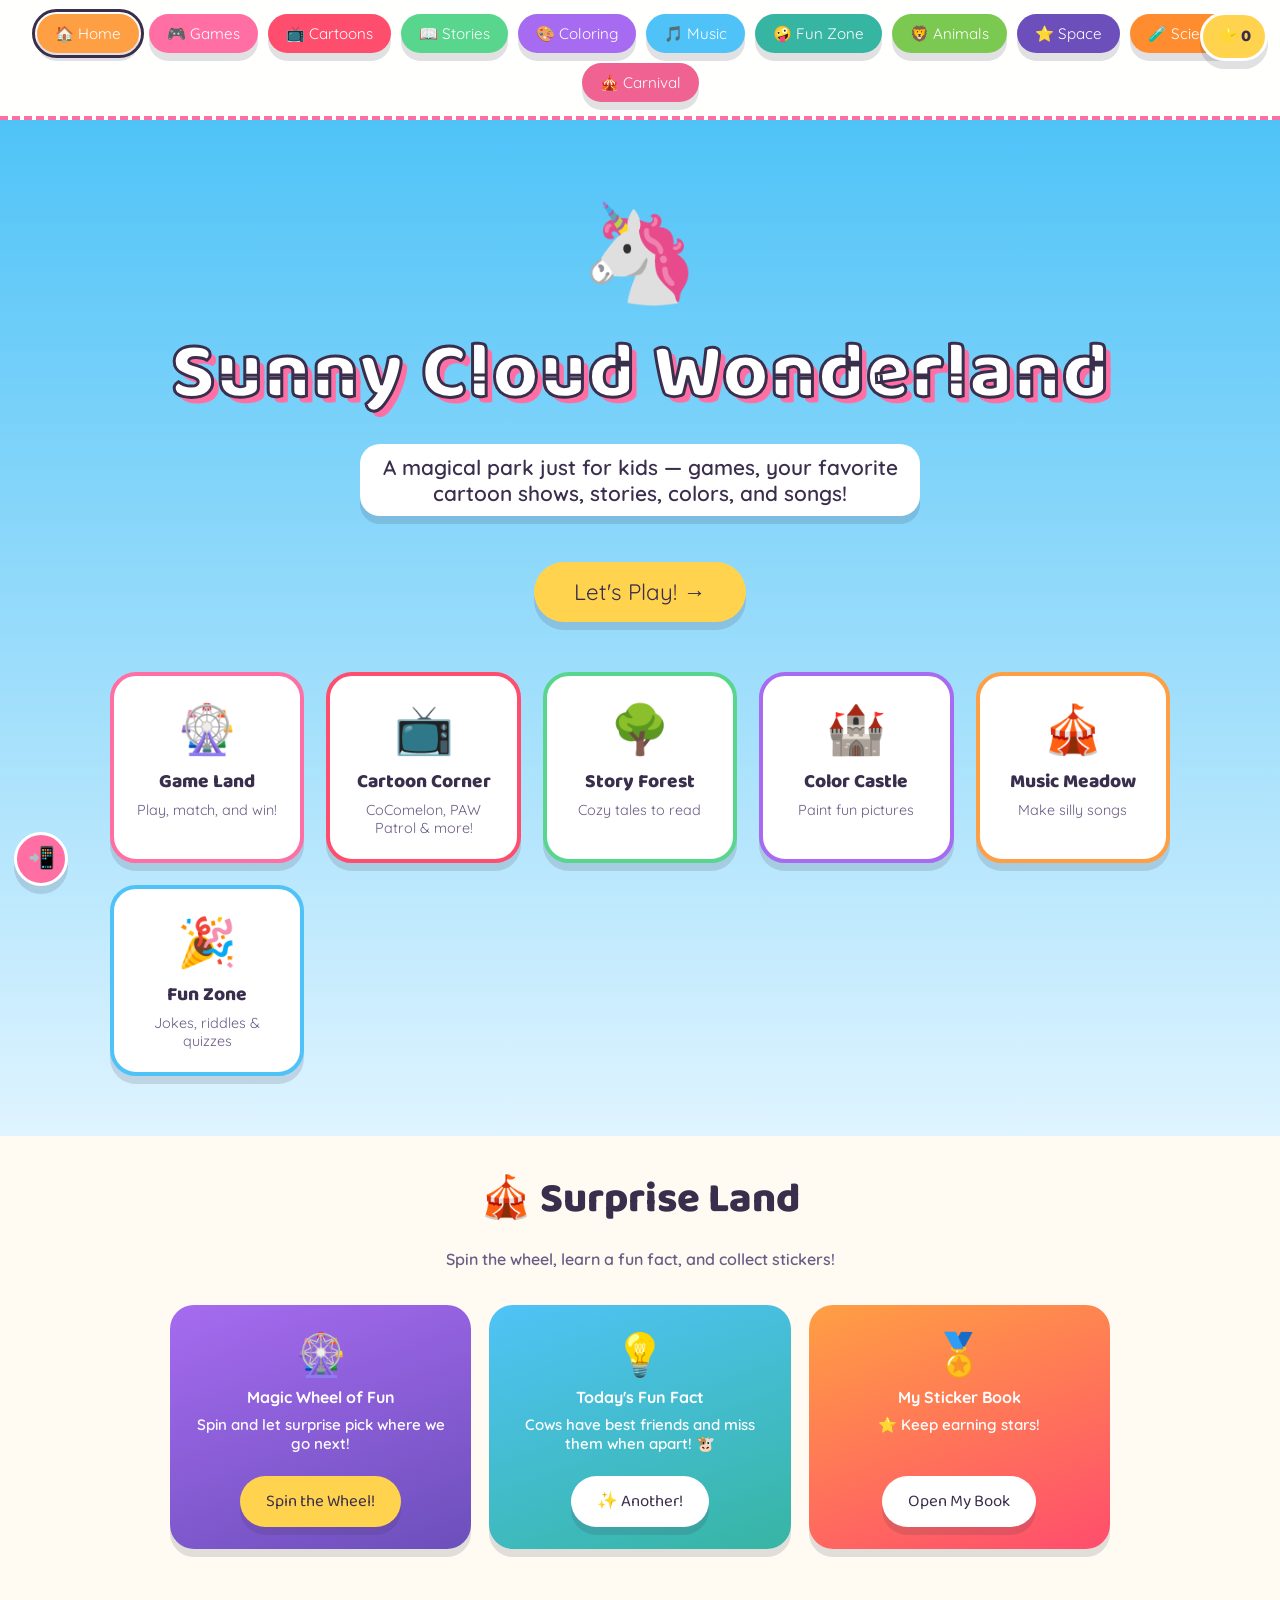
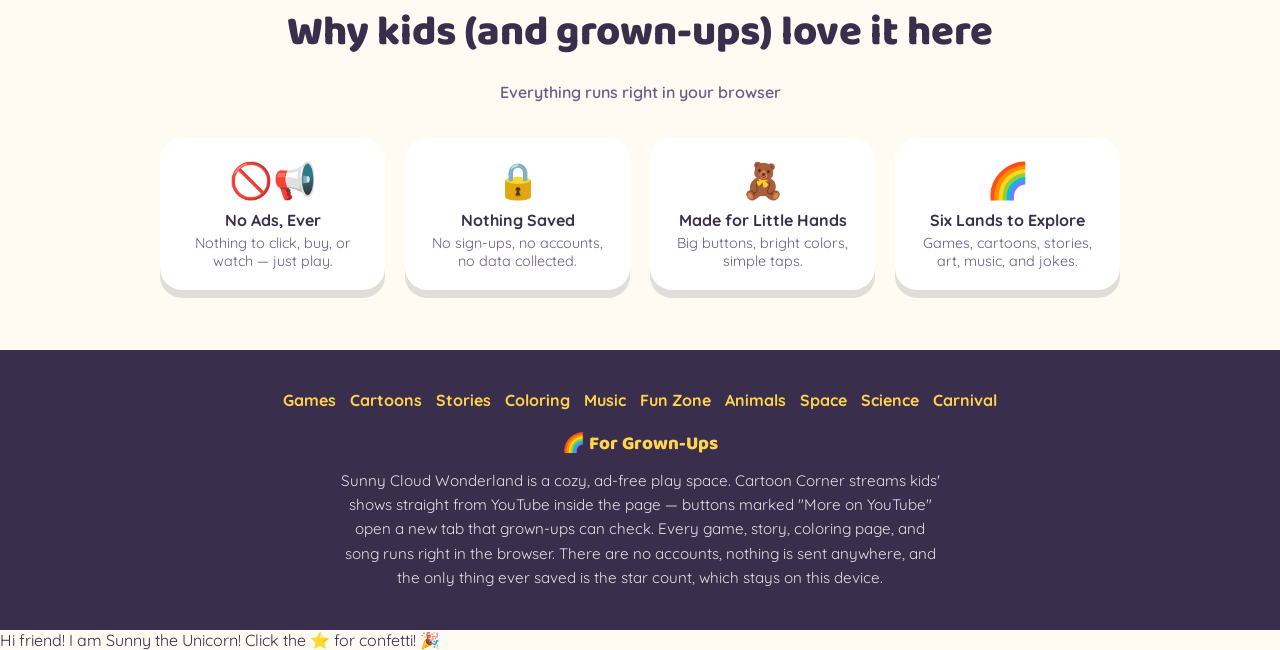
<file: index.html>
<!DOCTYPE html>
<html lang="en">
<head>
<meta charset="UTF-8">
<meta name="viewport" content="width=device-width, initial-scale=1.0, viewport-fit=cover">
<link rel="icon" href="icon.jpeg" type="image/jpeg" sizes="any">
<link rel="icon" href="favicon.svg" type="image/svg+xml">
<link rel="icon" href="favicon-32.png" sizes="32x32" type="image/png">
<link rel="apple-touch-icon" href="icon.jpeg">
<link rel="manifest" href="manifest.webmanifest">
<meta name="theme-color" content="#4FC3F7">
<meta name="apple-mobile-web-app-capable" content="yes">
<meta name="mobile-web-app-capable" content="yes">
<meta name="apple-mobile-web-app-title" content="Sunny Cloud">
<title>Sunny Cloud Wonderland 🌈</title>
<meta name="description" content="A magical online park for kids — games, cartoons, stories, coloring, music and more!">
<link rel="preconnect" href="https://fonts.googleapis.com">
<link rel="preconnect" href="https://fonts.gstatic.com" crossorigin>
<link href="https://fonts.googleapis.com/css2?family=Baloo+2:wght@500;700;800&family=Quicksand:wght@500;600;700&display=swap" rel="stylesheet">
<link rel="stylesheet" href="common.css">
<style>
  .sky-bg{ padding-bottom:0; }
  .map-wrap{ padding-top:0; }
  .why-row{
    max-width:1000px; margin:0 auto 60px; padding:0 20px;
    display:grid; grid-template-columns:repeat(auto-fit,minmax(220px,1fr)); gap:20px;
  }
  .why-card{
    background:white; border-radius:22px; padding:20px; text-align:center; box-shadow:var(--shadow);
  }
  .why-card .emoji{ font-size:2.2rem; }
  .why-card h4{ margin:8px 0 4px; }
  .why-card p{ margin:0; font-size:.9rem; color:#6a5c85; }
  .fun-extras{ max-width:980px; margin:0 auto 42px; padding:0 20px; display:grid; grid-template-columns:repeat(auto-fit,minmax(230px,1fr)); gap:18px; }
  .extra-card{ border-radius:24px; padding:22px; text-align:center; color:white; box-shadow:var(--shadow); }
  .extra-card .extra-head{ font-size:2.6rem; }
  .extra-card h4{ margin:8px 0; }
  .extra-card p{ margin:0; font-size:.94rem; font-weight:600; min-height:3.4em; }
</style>
</head>
<body>

<nav class="navbar">
  <a class="balloon-btn b5 current" href="index.html">🏠 Home</a>
  <a class="balloon-btn b1" href="games.html">🎮 Games</a>
  <a class="balloon-btn b6" href="videos.html">📺 Cartoons</a>
  <a class="balloon-btn b2" href="stories.html">📖 Stories</a>
  <a class="balloon-btn b3" href="coloring.html">🎨 Coloring</a>
  <a class="balloon-btn b4" href="music.html">🎵 Music</a>
  <a class="balloon-btn b7" href="fun-zone.html">🤪 Fun Zone</a>
   <a class="balloon-btn b8" href="animals.html">🦁 Animals</a>
  <a class="balloon-btn b9" href="space.html">⭐ Space</a>
  <a class="balloon-btn b10" href="experiments.html">🧪 Science</a>
  <a class="balloon-btn b11" href="carnival.html">🎪 Carnival</a>
</nav>

<div class="sky-bg">
  <div class="cloud" style="width:120px;height:50px;top:10%;left:-10%;animation-duration:38s;"></div>
  <div class="cloud" style="width:160px;height:60px;top:25%;left:-15%;animation-duration:52s;animation-delay:-10s;"></div>
  <div class="cloud" style="width:90px;height:40px;top:5%;left:-8%;animation-duration:30s;animation-delay:-20s;"></div>

  <header class="hero">
    <div class="mascot" id="sunny-unicorn" role="button" tabindex="0" aria-label="Sunny the unicorn — tap me!">🦄</div>
    <h1>Sunny Cloud Wonderland</h1>
    <p>A magical park just for kids — games, your favorite cartoon shows, stories, colors, and songs!</p>
    <br>
    <a href="games.html" class="cta">Let's Play! →</a>
  </header>

  <div class="map-wrap">
    <div class="map-grid">
      <a class="land-pin p1" href="games.html">
        <span class="icon">🎡</span>
        <h3>Game Land</h3>
        <p>Play, match, and win!</p>
      </a>
      <a class="land-pin p6" href="videos.html">
        <span class="icon">📺</span>
        <h3>Cartoon Corner</h3>
        <p>CoComelon, PAW Patrol &amp; more!</p>
      </a>
      <a class="land-pin p2" href="stories.html">
        <span class="icon">🌳</span>
        <h3>Story Forest</h3>
        <p>Cozy tales to read</p>
      </a>
      <a class="land-pin p3" href="coloring.html">
        <span class="icon">🏰</span>
        <h3>Color Castle</h3>
        <p>Paint fun pictures</p>
      </a>
      <a class="land-pin p4" href="music.html">
        <span class="icon">🎪</span>
        <h3>Music Meadow</h3>
        <p>Make silly songs</p>
      </a>
      <a class="land-pin p5" href="fun-zone.html">
        <span class="icon">🎉</span>
        <h3>Fun Zone</h3>
        <p>Jokes, riddles &amp; quizzes</p>
      </a>
    </div>
  </div>
</div>

<main>
  <h2 class="land-title" style="margin-top:30px;">🎪 Surprise Land</h2>
  <p class="land-sub">Spin the wheel, learn a fun fact, and collect stickers!</p>
  <div class="fun-extras">
    <div class="extra-card" style="background:linear-gradient(160deg,#A66BF0,#6C4FBB);">
      <div class="extra-head">🎡</div>
      <h4>Magic Wheel of Fun</h4>
      <p>Spin and let surprise pick where we go next!</p>
      <button class="center-btn" id="magic-wheel" style="background:var(--sun);color:var(--ink);margin-top:10px;">Spin the Wheel!</button>
    </div>
    <div class="extra-card" style="background:linear-gradient(160deg,#4FC3F7,#37B5A3);">
      <div class="extra-head">💡</div>
      <h4>Today's Fun Fact</h4>
      <p id="daily-fact">Loading...</p>
      <button class="center-btn" id="fact-refresh" style="background:white;color:var(--ink);margin-top:10px;">✨ Another!</button>
    </div>
    <div class="extra-card" style="background:linear-gradient(160deg,#FF9F43,#FF4D6D);">
      <div class="extra-head">🏅</div>
      <h4>My Sticker Book</h4>
      <p id="sticker-row">⭐ Keep earning stars!</p>
      <button class="center-btn" id="sticker-open" style="background:white;color:var(--ink);margin-top:10px;">Open My Book</button>
    </div>
  </div>

  <h2 class="land-title" style="margin-top:50px;">Why kids (and grown-ups) love it here</h2>
  <p class="land-sub">Everything runs right in your browser</p>
  <div class="why-row">
    <div class="why-card">
      <div class="emoji">🚫📢</div>
      <h4>No Ads, Ever</h4>
      <p>Nothing to click, buy, or watch — just play.</p>
    </div>
    <div class="why-card">
      <div class="emoji">🔒</div>
      <h4>Nothing Saved</h4>
      <p>No sign-ups, no accounts, no data collected.</p>
    </div>
    <div class="why-card">
      <div class="emoji">🧸</div>
      <h4>Made for Little Hands</h4>
      <p>Big buttons, bright colors, simple taps.</p>
    </div>
    <div class="why-card">
      <div class="emoji">🌈</div>
      <h4>Six Lands to Explore</h4>
      <p>Games, cartoons, stories, art, music, and jokes.</p>
    </div>
  </div>
</main>

<footer>
  <div class="foot-links">
    <a href="games.html">Games</a>
    <a href="videos.html">Cartoons</a>
    <a href="stories.html">Stories</a>
    <a href="coloring.html">Coloring</a>
    <a href="music.html">Music</a>
    <a href="fun-zone.html">Fun Zone</a>
    <a href="animals.html">Animals</a>
    <a href="space.html">Space</a>
    <a href="experiments.html">Science</a>
    <a href="carnival.html">Carnival</a>
  </div>
  <h3>🌈 For Grown-Ups</h3>
  <div class="grownups">
    Sunny Cloud Wonderland is a cozy, ad-free play space. Cartoon Corner streams kids' shows straight from YouTube inside the page — buttons marked "More on YouTube" open a new tab that grown-ups can check. Every game, story, coloring page, and song runs right in the browser. There are no accounts, nothing is sent anywhere, and the only thing ever saved is the star count, which stays on this device.
  </div>
</footer>

<script src="common.js"></script>
<script>
const scwMascot = document.getElementById('sunny-unicorn');
if(scwMascot){
  const scwLines = ['Giggle! 🦄✨','I love it here! 🌈','Sparkle sparkle! ⭐','You found my magic! 🎉','Again! Again! 🥳'];
  function scwMagic(){
    SCW.sound('win');
    SCW.popConfetti(45);
    SCW.showMascotSay(scwLines[Math.floor(Math.random()*scwLines.length)], 2200);
  }
  scwMascot.addEventListener('click', scwMagic);
  scwMascot.addEventListener('keydown', function(e){ if(e.key==='Enter'||e.key===' '){ e.preventDefault(); scwMagic(); } });
}

/* ---- Surprise Land ---- */
const wheelPages = ['games.html','animals.html','space.html','experiments.html','fun-zone.html','stories.html','coloring.html','music.html','carnival.html'];
const wheelBtn = document.getElementById('magic-wheel');
if(wheelBtn){
  wheelBtn.addEventListener('click', function(){
    SCW.popConfetti(30); SCW.sound('win');
    const dest = wheelPages[Math.floor(Math.random()*wheelPages.length)];
    SCW.showMascotSay('The wheel says... let\u2019s go! 🎡', 1500);
    setTimeout(function(){ window.location.href = dest; }, 950);
  });
}
const dailyFacts = [
  'Did you know honey never spoils? 🍯',
  'An octopus has three hearts and blue blood! 🐙',
  'The Sun is 1.3 million times bigger than Earth! ☀️',
  'A group of flamingos is called a "flamboyance"! 🦩',
  'Rainbows only show when the sun is behind you! 🌈',
  'Cows have best friends and miss them when apart! 🐮',
  'Hungry penguins propose with a special pebble! 🐧🪨',
  'Jellyfish have floated in the sea for 500 million years! 🪼'
];
function setDailyFact(){
  const el = document.getElementById('daily-fact');
  if(!el) return;
  const d = new Date();
  el.textContent = dailyFacts[d.getDate() % dailyFacts.length];
}
const factBtn = document.getElementById('fact-refresh');
if(factBtn){
  factBtn.addEventListener('click', function(){
    document.getElementById('daily-fact').textContent = dailyFacts[Math.floor(Math.random()*dailyFacts.length)];
    SCW.sound('pop');
  });
}
function showStickers(){
  const row = document.getElementById('sticker-row');
  if(!row) return;
  const list = SCW.getStickers();
  row.textContent = list.length ? list.map(s => s[1]).join(' ') : '⭐ Keep earning stars!';
}
const stickerBtn = document.getElementById('sticker-open');
if(stickerBtn){
  stickerBtn.addEventListener('click', function(){
    SCW.popConfetti(20); SCW.sound('star');
    const list = SCW.getStickers();
    const names = list.length ? list.map(s => s[1] + ' ' + s[2]).join(', ') : 'No stickers yet — collect stars to win stickers!';
    SCW.showMascotSay('🏅 My stickers: ' + names, 4500);
  });
}
setDailyFact();
showStickers();
</script>
</body>
</html>
</file>
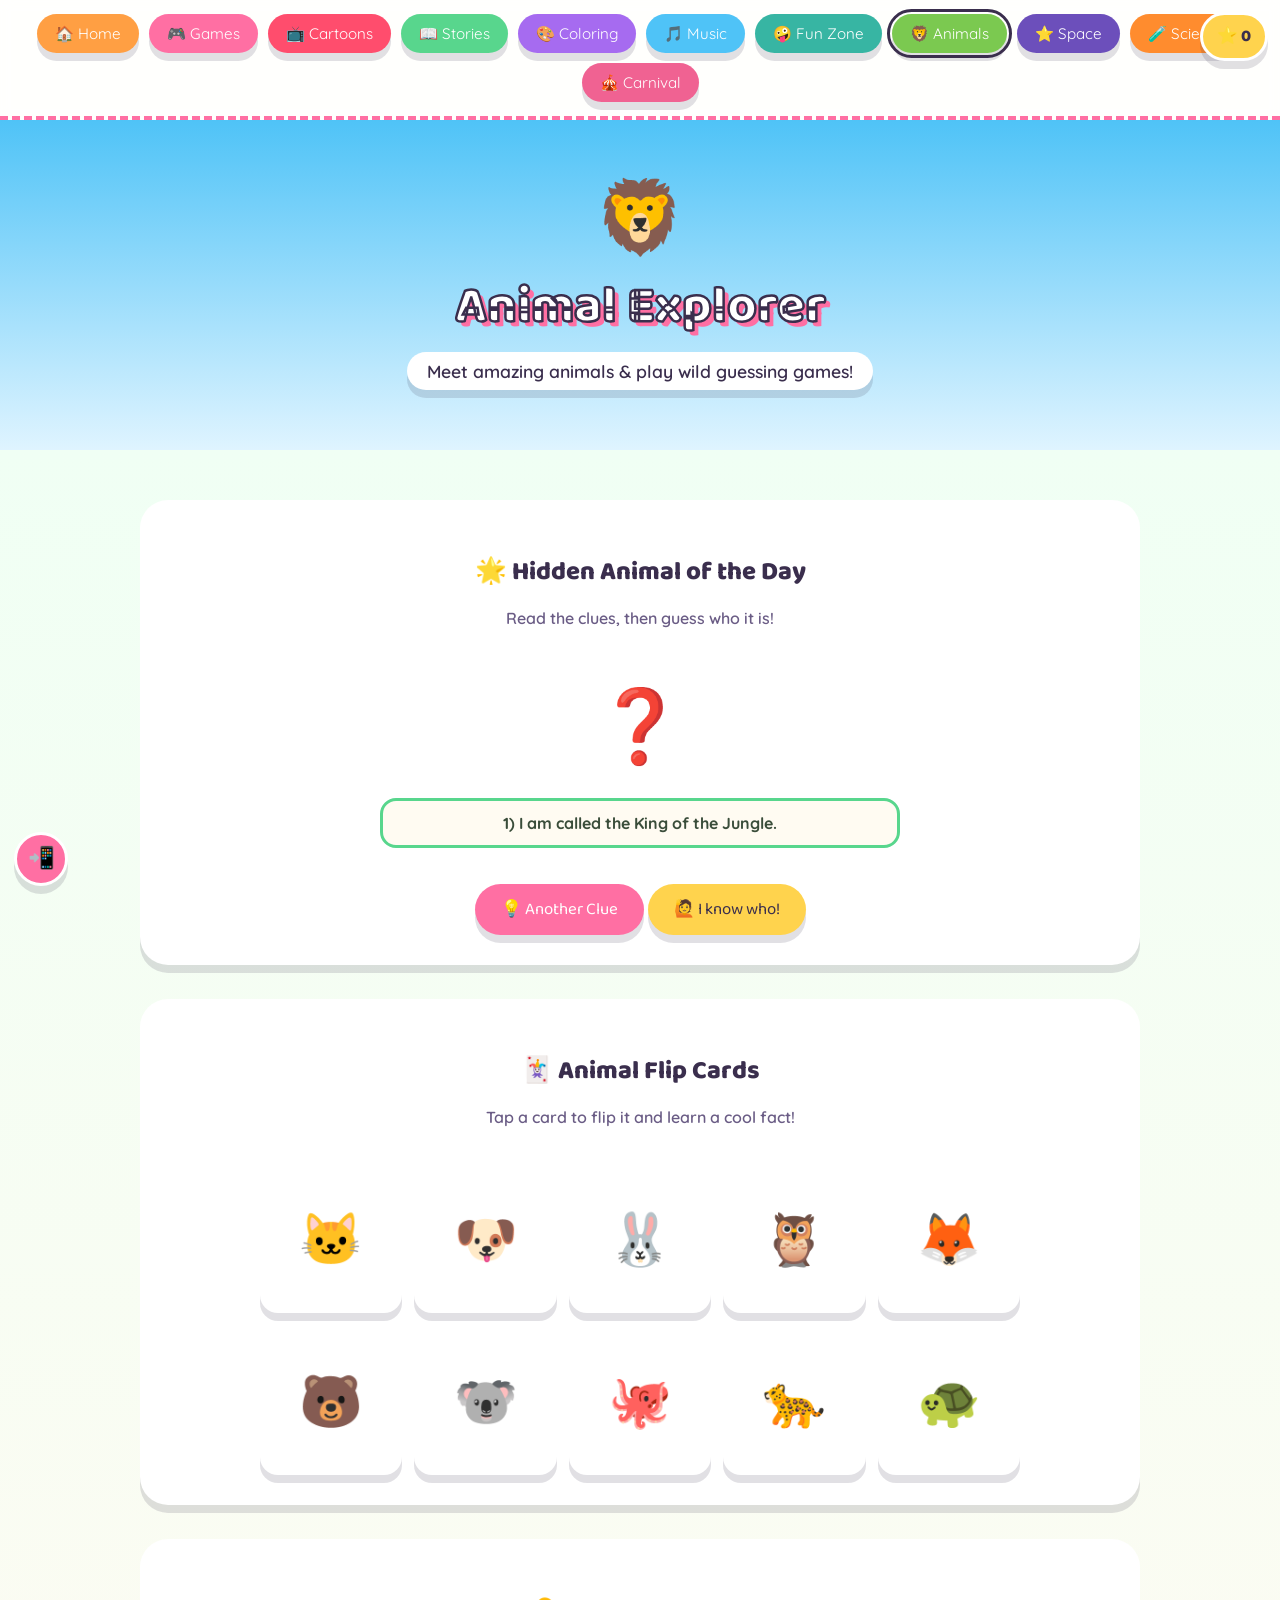
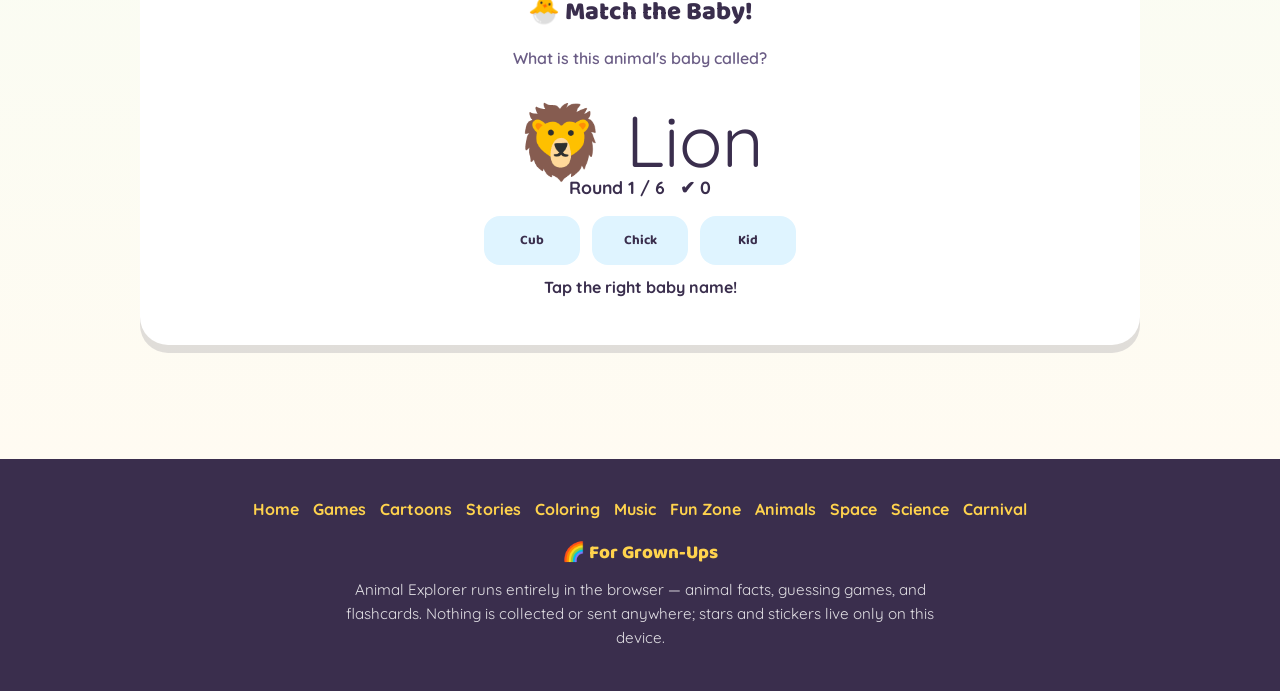
<file: animals.html>
<!DOCTYPE html>
<html lang="en">
<head>
<meta charset="UTF-8">
<meta name="viewport" content="width=device-width, initial-scale=1.0, viewport-fit=cover">
<link rel="icon" href="icon.jpeg" type="image/jpeg" sizes="any">
<link rel="icon" href="favicon.svg" type="image/svg+xml">
<link rel="icon" href="favicon-32.png" sizes="32x32" type="image/png">
<link rel="apple-touch-icon" href="icon.jpeg">
<link rel="manifest" href="manifest.webmanifest">
<meta name="theme-color" content="#4FC3F7">
<meta name="apple-mobile-web-app-capable" content="yes">
<meta name="mobile-web-app-capable" content="yes">
<title>Animal Explorer 🦁 | Sunny Cloud Wonderland</title>
<link rel="preconnect" href="https://fonts.googleapis.com">
<link rel="preconnect" href="https://fonts.gstatic.com" crossorigin>
<link href="https://fonts.googleapis.com/css2?family=Baloo+2:wght@500;700;800&family=Quicksand:wght@500;600;700&display=swap" rel="stylesheet">
<link rel="stylesheet" href="common.css">
<style>
  #animals-land{ background:linear-gradient(180deg,#F0FFF4,#FFFBF2); }
  .big-animal{ font-size:6rem; line-height:1; }
  .clue-row{ max-width:520px; margin:14px auto 0; text-align:center; }
  .clue-pill{ display:block; background:var(--cream); border:3px solid var(--grass); border-radius:16px; padding:12px 18px; margin:8px auto; font-weight:700; color:#3a4d3a; }
  .flash-grid{ display:grid; grid-template-columns:repeat(auto-fit,minmax(120px,1fr)); gap:12px; max-width:760px; margin:0 auto; }
  .flash-card{ perspective:900px; height:150px; cursor:pointer; }
  .flash-inner{ position:relative; width:100%; height:100%; transition:transform .5s; transform-style:preserve-3d; }
  .flash-card.flipped .flash-inner{ transform:rotateY(180deg); }
  .flash-face{ position:absolute; inset:0; backface-visibility:hidden; border-radius:18px; display:flex; flex-direction:column; align-items:center; justify-content:center; padding:10px; text-align:center; box-shadow:var(--shadow); font-weight:700; gap:4px; }
  .flash-front{ background:white; font-size:3.2rem; }
  .flash-back{ background:var(--sky-light); transform:rotateY(180deg); font-size:.86rem; line-height:1.3; }
  .mystery{ min-height:120px; display:flex; flex-direction:column; align-items:center; justify-content:center; }
  .mystery .qmark{ font-size:4.5rem; }
  .contain{ max-width:620px; margin:0 auto; }
  .contain .big-animal{ font-size:4.5rem; }
  .mix-opts{ display:flex; gap:12px; justify-content:center; flex-wrap:wrap; margin-top:18px; }
</style>
</head>
<body>

<nav class="navbar">
  <a class="balloon-btn b5" href="index.html">🏠 Home</a>
  <a class="balloon-btn b1" href="games.html">🎮 Games</a>
  <a class="balloon-btn b6" href="videos.html">📺 Cartoons</a>
  <a class="balloon-btn b2" href="stories.html">📖 Stories</a>
  <a class="balloon-btn b3" href="coloring.html">🎨 Coloring</a>
  <a class="balloon-btn b4" href="music.html">🎵 Music</a>
  <a class="balloon-btn b7" href="fun-zone.html">🤪 Fun Zone</a>
  <a class="balloon-btn b8 current" href="animals.html">🦁 Animals</a>
  <a class="balloon-btn b9" href="space.html">⭐ Space</a>
  <a class="balloon-btn b10" href="experiments.html">🧪 Science</a>
  <a class="balloon-btn b11" href="carnival.html">🎪 Carnival</a>
</nav>

<div class="sky-bg">
  <div class="cloud" style="width:110px;height:46px;top:12%;left:-10%;animation-duration:42s;"></div>
  <header class="page-hero">
    <div class="mascot" aria-hidden="true">🦁</div>
    <h1>Animal Explorer</h1>
    <p>Meet amazing animals &amp; play wild guessing games!</p>
  </header>
</div>

<main class="land" id="animals-land">
  <div class="panel">
    <h2 class="land-title" style="font-size:1.6rem;">🌟 Hidden Animal of the Day</h2>
    <p class="land-sub">Read the clues, then guess who it is!</p>
    <div class="contain">
      <div class="mystery">
        <div class="qmark" id="mystery-pic">❓</div>
      </div>
      <div class="clue-row" id="clue-box"></div>
      <div style="text-align:center;margin-top:16px;">
        <button class="center-btn" id="mystery-hint" style="background:var(--bubblegum);">💡 Another Clue</button>
        <button class="center-btn" id="mystery-guess" style="background:var(--sun); color:var(--ink);">🙋 I know who!</button>
        <button class="center-btn" id="mystery-next" style="display:none;background:var(--grass);">➡️ Next Animal</button>
      </div>
    </div>
  </div>

  <div class="panel">
    <h2 class="land-title" style="font-size:1.6rem;">🃏 Animal Flip Cards</h2>
    <p class="land-sub">Tap a card to flip it and learn a cool fact!</p>
    <div class="flash-grid" id="flash-grid"></div>
  </div>

  <div class="panel">
    <h2 class="land-title" style="font-size:1.6rem;">🐣 Match the Baby!</h2>
    <p class="land-sub">What is this animal's baby called?</p>
    <div class="contain" style="text-align:center;">
      <div class="big-animal" id="baby-adult">🦁</div>
      <div class="score-line">Round <span id="baby-round">1</span> / 6 &nbsp; ✔ <span id="baby-score">0</span></div>
      <div class="mix-opts" id="baby-opts"></div>
      <p id="baby-msg" style="font-weight:700;min-height:1.4em;margin-top:12px;">Tap the right baby name!</p>
    </div>
  </div>
</main>

<footer>
  <div class="foot-links">
    <a href="index.html">Home</a>
    <a href="games.html">Games</a>
    <a href="videos.html">Cartoons</a>
    <a href="stories.html">Stories</a>
    <a href="coloring.html">Coloring</a>
    <a href="music.html">Music</a>
    <a href="fun-zone.html">Fun Zone</a>
    <a href="animals.html">Animals</a>
    <a href="space.html">Space</a>
    <a href="experiments.html">Science</a>
    <a href="carnival.html">Carnival</a>
  </div>
  <h3>🌈 For Grown-Ups</h3>
  <div class="grownups">Animal Explorer runs entirely in the browser — animal facts, guessing games, and flashcards. Nothing is collected or sent anywhere; stars and stickers live only on this device.</div>
</footer>

<script src="common.js"></script>
<script>
/* ============ HIDDEN ANIMAL OF THE DAY ============ */
const animals = [
  {name:'Lion', emoji:'🦁', clues:['I am called the King of the Jungle.','I have a big golden mane.','I say ROAR!'], fact:'Lion cubs are born with spots!', baby:'Cub'},
  {name:'Elephant', emoji:'🐘', clues:['I am the biggest land animal.','I have a long nose called a trunk.','I love water and squirt it with my trunk!'], fact:'Elephants can weigh as much as a school bus!', baby:'Calf'},
  {name:'Kangaroo', emoji:'🦘', clues:['I hop really high.','I keep my baby in a pouch.','I live in Australia.'], fact:'Kangaroos can bounce up to 3 times their own height!', baby:'Joey'},
  {name:'Dolphin', emoji:'🐬', clues:['I swim in the sea.','I am very smart and love to jump.','I breathe air through a blowhole.'], fact:'Dolphins talk to each other with clicks and whistles!', baby:'Calf'},
  {name:'Panda', emoji:'🐼', clues:['I am black and white.','I munch on bamboo all day.','I am a big lazy bear!'], fact:'A panda eats up to 40 pounds of bamboo a day!', baby:'Cub'},
  {name:'Frog', emoji:'🐸', clues:['I start my life as a tadpole.','I say ribbit ribbit!','I have long, jumpy legs.'], fact:'A frog can jump 20 times its body length!', baby:'Tadpole'},
  {name:'Giraffe', emoji:'🦒', clues:['I am the tallest animal.','My neck is super duper long.','I eat leaves from tall trees.'], fact:'A giraffe\u2019s tongue can be 45 cm long!', baby:'Calf'},
  {name:'Penguin', emoji:'🐧', clues:['I can\u2019t fly but I love to swim.','I wear a fancy black-and-white suit.','I live where it is very cold.'], fact:'Penguins waddle and toboggan on their bellies!', baby:'Chick'}
];
let mysteryIdx = 0, clueShown = 0, mysterySolved = false;
const solvedMysteries = {};
function renderMystery(){
  mysterySolved = false;
  clueShown = 0;
  document.getElementById('mystery-pic').textContent = '❓';
  document.getElementById('mystery-guess').style.display = 'inline-block';
  document.getElementById('mystery-hint').style.display = 'inline-block';
  document.getElementById('mystery-next').style.display = 'none';
  showClue();
}
function showClue(){
  const a = animals[mysteryIdx];
  const box = document.getElementById('clue-box');
  box.innerHTML = '';
  for(let i = 0; i <= clueShown; i++){
    const p = document.createElement('div');
    p.className = 'clue-pill';
    p.textContent = (i+1) + ') ' + a.clues[i];
    box.appendChild(p);
  }
  SCW.sound('boing');
}
document.getElementById('mystery-hint').addEventListener('click', () => {
  const a = animals[mysteryIdx];
  if(clueShown < a.clues.length - 1){ clueShown++; showClue(); }
  else { SCW.showMascotSay('That\u2019s all the clues! Take a guess! 🕵️', 1800); }
});
document.getElementById('mystery-guess').addEventListener('click', () => {
  const a = animals[mysteryIdx];
  document.getElementById('mystery-pic').textContent = a.emoji;
  const box = document.getElementById('clue-box');
  const f = document.createElement('div');
  f.className = 'clue-pill';
  f.style.background = 'var(--grass)';
  f.style.color = 'white';
  f.textContent = 'It\u2019s the ' + a.name + '! ' + a.fact;
  box.appendChild(f);
  document.getElementById('mystery-guess').style.display = 'none';
  document.getElementById('mystery-hint').style.display = 'none';
  document.getElementById('mystery-next').style.display = 'inline-block';
  if(!mysterySolved && !solvedMysteries[mysteryIdx]){
    mysterySolved = true;
    solvedMysteries[mysteryIdx] = true;
    SCW.sound('tada'); SCW.popConfetti(40); SCW.addStars(2);
    SCW.showMascotSay('Great detective work! 🕵️✨', 2600);
  }
});
document.getElementById('mystery-next').addEventListener('click', () => {
  mysteryIdx = (mysteryIdx + 1) % animals.length;
  renderMystery();
});

/* ============ ANIMAL FLIP CARDS ============ */
const flipFacts = [
  {name:'Cat', emoji:'🐱', fact:'Cats spend most of the day napping — around 16 hours!'},
  {name:'Dog', emoji:'🐶', fact:'A dog\u2019s nose print is unique, like a fingerprint!'},
  {name:'Rabbit', emoji:'🐰', fact:'Rabbits can see almost all the way around them!'},
  {name:'Owl', emoji:'🦉', fact:'Owls can turn their heads almost all the way around!'},
  {name:'Fox', emoji:'🦊', fact:'A group of foxes is called a skulk!'},
  {name:'Bear', emoji:'🐻', fact:'Bears can run faster than a horse, but only for a short time!'},
  {name:'Koala', emoji:'🐨', fact:'Koalas sleep up to 20 hours a day!'},
  {name:'Octopus', emoji:'🐙', fact:'An octopus has three hearts!'},
  {name:'Cheetah', emoji:'🐆', fact:'The cheetah is the fastest land animal, up to 110 km/h!'},
  {name:'Turtle', emoji:'🐢', fact:'Some turtles can live for over 100 years!'}
];
const flipSeen = {};
function buildFlips(){
  const grid = document.getElementById('flash-grid');
  grid.innerHTML = '';
  flipFacts.forEach((f, i) => {
    const card = document.createElement('div');
    card.className = 'flash-card';
    card.innerHTML = '<div class="flash-inner"><div class="flash-face flash-front">' + f.emoji + '</div><div class="flash-face flash-back"><strong>' + f.name + '</strong><span>' + f.fact + '</span></div></div>';
    card.addEventListener('click', () => {
      card.classList.add('flipped');
      SCW.sound('pop');
      if(!flipSeen[i]){ flipSeen[i] = true; SCW.popConfetti(6); }
    });
    grid.appendChild(card);
  });
}

/* ============ MATCH THE BABY ============ */
const babies = [
  {adult:'🦁 Lion', baby:'Cub', options:['Cub','Chick','Kid']},
  {adult:'🐸 Frog', baby:'Tadpole', options:['Puppy','Tadpole','Kitten']},
  {adult:'🦆 Duck', baby:'Duckling', options:['Duckling','Fawn','Chick']},
  {adult:'🐴 Horse', baby:'Foal', options:['Calf','Foal','Cygnet']},
  {adult:'🐑 Sheep', baby:'Lamb', options:['Piglet','Lamb','Fawn']},
  {adult:'🐔 Hen', baby:'Chick', options:['Chick','Joey','Cub']}
];
let babyIdx = 0, babyScore = 0;
function renderBaby(){
  if(babyIdx >= babies.length){
    babyIdx = 0; babyScore = 0;
    document.getElementById('baby-round').textContent = 1;
    document.getElementById('baby-score').textContent = 0;
    SCW.popConfetti(8);
  }
  const b = babies[babyIdx];
  document.getElementById('baby-adult').textContent = b.adult;
  document.getElementById('baby-round').textContent = babyIdx + 1;
  const opts = document.getElementById('baby-opts');
  opts.innerHTML = '';
  const choices = [b.baby, ...b.options.filter(o => o !== b.baby)].sort(() => Math.random() - 0.5);
  choices.forEach(o => {
    const btn = document.createElement('button');
    btn.className = 'mix-opt';
    btn.style.cssText = 'width:auto;min-width:96px;padding:14px 22px;border-radius:16px;background:var(--sky-light);font-weight:700;color:var(--ink);';
    btn.textContent = o;
    btn.addEventListener('click', () => {
      if(o === b.baby){
        document.getElementById('baby-msg').textContent = 'Yes! A baby ' + b.adult.split(' ')[0].toLowerCase() + ' is called a ' + b.baby + '! 🎉';
        babyScore++;
        document.getElementById('baby-score').textContent = babyScore;
        if(babyScore % 6 === 0){ SCW.addStars(2); }
        SCW.sound('star'); SCW.popConfetti(12);
        setTimeout(() => { babyIdx++; renderBaby(); }, 1150);
      } else {
        document.getElementById('baby-msg').textContent = 'Not quite — try again!';
        SCW.sound('boing');
      }
    });
    opts.appendChild(btn);
  });
}
renderMystery();
buildFlips();
renderBaby();
</script>
</body>
</html>
</file>
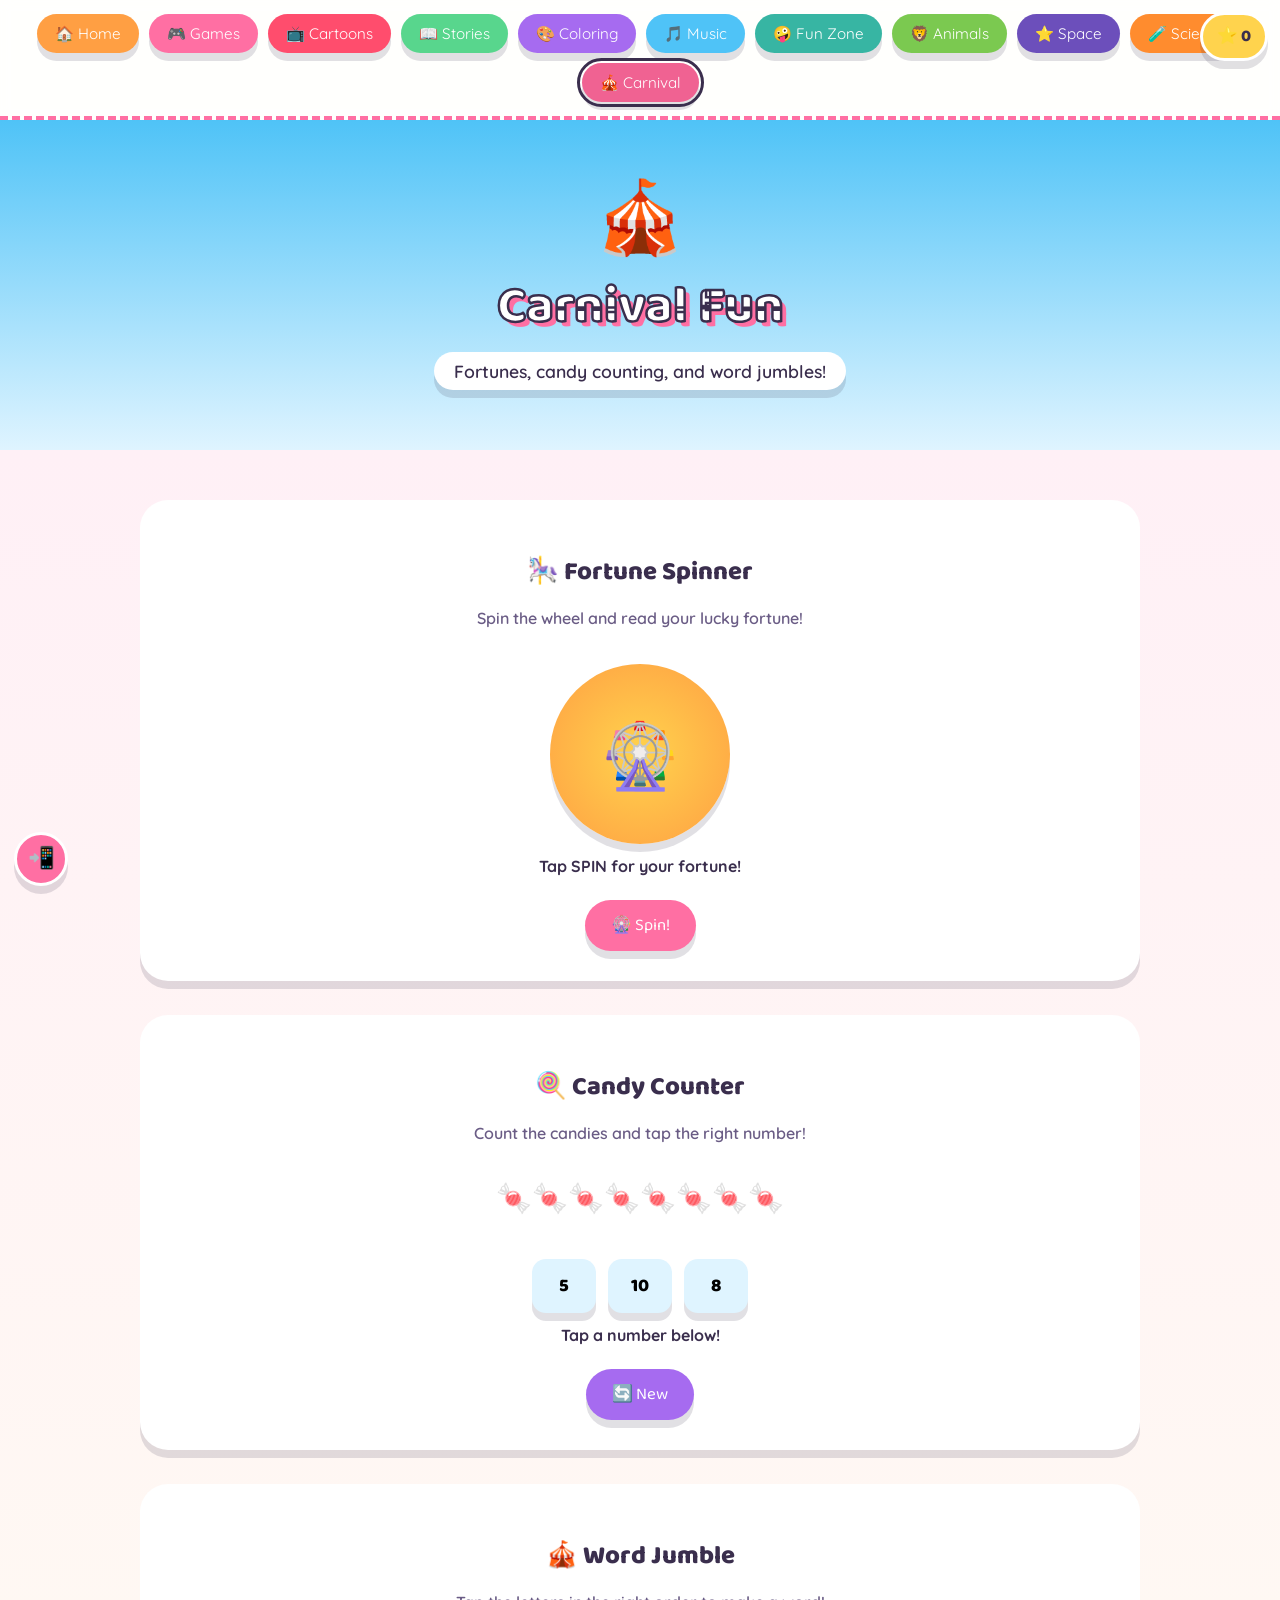
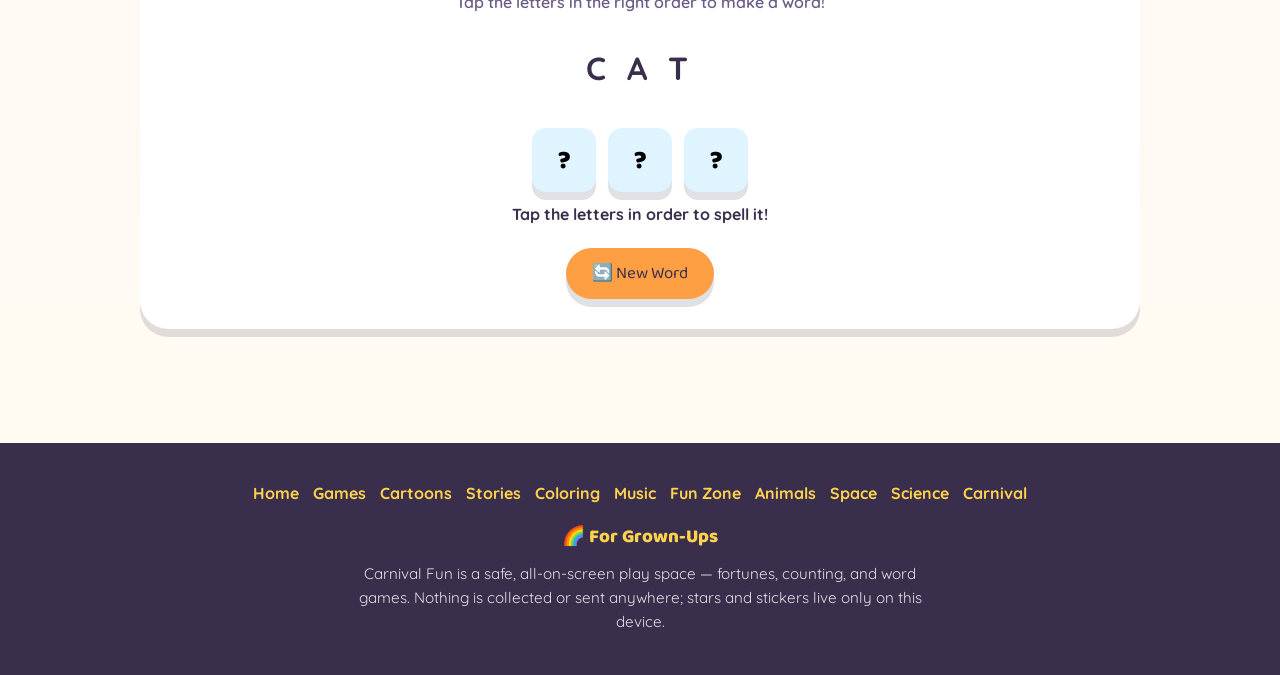
<file: carnival.html>
<!DOCTYPE html>
<html lang="en">
<head>
<meta charset="UTF-8">
<meta name="viewport" content="width=device-width, initial-scale=1.0, viewport-fit=cover">
<link rel="icon" href="icon.jpeg" type="image/jpeg" sizes="any">
<link rel="icon" href="favicon.svg" type="image/svg+xml">
<link rel="icon" href="favicon-32.png" sizes="32x32" type="image/png">
<link rel="apple-touch-icon" href="icon.jpeg">
<link rel="manifest" href="manifest.webmanifest">
<meta name="theme-color" content="#4FC3F7">
<meta name="apple-mobile-web-app-capable" content="yes">
<meta name="mobile-web-app-capable" content="yes">
<title>🎪 Carnival Fun | Sunny Cloud Wonderland</title>
<link rel="preconnect" href="https://fonts.googleapis.com">
<link rel="preconnect" href="https://fonts.gstatic.com" crossorigin>
<link href="https://fonts.googleapis.com/css2?family=Baloo+2:wght@500;700;800&family=Quicksand:wght@500;600;700&display=swap" rel="stylesheet">
<link rel="stylesheet" href="common.css">
<style>
  #carnival-land{ background:linear-gradient(180deg,#FFF0F6,#FFFBF2); }
  .ggrid{ display:grid; gap:8px; max-width:340px; margin:0 auto; }
  .gcell{ aspect-ratio:1/1; border-radius:14px; background:var(--sky-light); box-shadow:var(--shadow); font-weight:800; font-size:1.3rem; display:flex; align-items:center; justify-content:center; cursor:pointer; }
  .grow{ display:flex; gap:12px; justify-content:center; flex-wrap:wrap; margin-top:16px; align-items:center; }
  .gpick{ min-width:64px; padding:12px 14px; border-radius:14px; background:var(--sky-light); font-weight:800; font-size:1.15rem; box-shadow:var(--shadow); }
  .gpick.found{ background:var(--grass); color:white; }
  .gmsg{ text-align:center; font-weight:700; min-height:1.5em; margin-top:12px; }
  .wheel{ width:180px; height:180px; margin:0 auto; display:flex; align-items:center; justify-content:center; font-size:4rem; background:radial-gradient(circle, #FFD34D, #FF9F43); border-radius:50%; box-shadow:var(--shadow); transition:transform 1.6s cubic-bezier(.2,.8,.3,1); }
  .wheel.spinning{ transform:rotate(1080deg); }
  .jumble-tiles{ font-size:2rem; font-weight:800; letter-spacing:6px; }
</style>
</head>
<body>

<nav class="navbar">
  <a class="balloon-btn b5" href="index.html">🏠 Home</a>
  <a class="balloon-btn b1" href="games.html">🎮 Games</a>
  <a class="balloon-btn b6" href="videos.html">📺 Cartoons</a>
  <a class="balloon-btn b2" href="stories.html">📖 Stories</a>
  <a class="balloon-btn b3" href="coloring.html">🎨 Coloring</a>
  <a class="balloon-btn b4" href="music.html">🎵 Music</a>
  <a class="balloon-btn b7" href="fun-zone.html">🤪 Fun Zone</a>
  <a class="balloon-btn b8" href="animals.html">🦁 Animals</a>
  <a class="balloon-btn b9" href="space.html">⭐ Space</a>
  <a class="balloon-btn b10" href="experiments.html">🧪 Science</a>
  <a class="balloon-btn b11 current" href="carnival.html">🎪 Carnival</a>
</nav>

<div class="sky-bg">
  <div class="cloud" style="width:110px;height:46px;top:12%;left:-10%;animation-duration:42s;"></div>
  <header class="page-hero">
    <div class="mascot" aria-hidden="true">🎪</div>
    <h1>Carnival Fun</h1>
    <p>Fortunes, candy counting, and word jumbles!</p>
  </header>
</div>

<main class="land" id="carnival-land">
  <div class="panel">
    <h2 class="land-title" style="font-size:1.6rem;">🎠 Fortune Spinner</h2>
    <p class="land-sub">Spin the wheel and read your lucky fortune!</p>
    <div class="wheel" id="wheel">🎡</div>
    <p class="gmsg" id="fortune-text">Tap SPIN for your fortune!</p>
    <button class="center-btn" id="fortune-spin" style="background:var(--bubblegum);">🎡 Spin!</button>
  </div>

  <div class="panel">
    <h2 class="land-title" style="font-size:1.6rem;">🍭 Candy Counter</h2>
    <p class="land-sub">Count the candies and tap the right number!</p>
    <div style="text-align:center;font-size:1.8rem;min-height:2.2em;" id="candy-row"></div>
    <div class="grow" id="candy-opts"></div>
    <p class="gmsg" id="candy-msg">Tap a number below!</p>
    <button class="center-btn" id="candy-next" style="background:var(--grape);">🔄 New</button>
  </div>

  <div class="panel">
    <h2 class="land-title" style="font-size:1.6rem;">🎪 Word Jumble</h2>
    <p class="land-sub">Tap the letters in the right order to make a word!</p>
    <p class="gmsg jumble-tiles" id="jumble-word"></p>
    <div class="grow" id="jumble-row"></div>
    <p class="gmsg" id="jumble-msg"></p>
    <button class="center-btn" id="jumble-next" style="background:#FF9F43;color:var(--ink);">🔄 New Word</button>
  </div>
</main>

<footer>
  <div class="foot-links">
    <a href="index.html">Home</a>
    <a href="games.html">Games</a>
    <a href="videos.html">Cartoons</a>
    <a href="stories.html">Stories</a>
    <a href="coloring.html">Coloring</a>
    <a href="music.html">Music</a>
    <a href="fun-zone.html">Fun Zone</a>
    <a href="animals.html">Animals</a>
    <a href="space.html">Space</a>
    <a href="experiments.html">Science</a>
    <a href="carnival.html">Carnival</a>
  </div>
  <h3>🌈 For Grown-Ups</h3>
  <div class="grownups">Carnival Fun is a safe, all-on-screen play space — fortunes, counting, and word games. Nothing is collected or sent anywhere; stars and stickers live only on this device.</div>
</footer>

<script src="common.js"></script>
<script>
/* ============ FORTUNE SPINNER ============ */
const fortunes = [
  'You will be a great friend today! 💛',
  'Something funny is on its way — giggle! 😄',
  'A big hug is coming your way! 🤗',
  'You are super smart — keep it up! 🧠',
  'Adventure is calling you! 🗺️',
  'A rainbow is heading your way! 🌈',
  'Kindness you give will come right back! 🪞',
  'You will make someone smile today! 😊'
];
let fortIdx = 0, fortBusy = false;
function spinFortune(){
  if(fortBusy) return;
  fortBusy = true;
  const wheel = document.getElementById('wheel');
  wheel.classList.remove('spinning');
  setTimeout(()=>{
    wheel.classList.add('spinning');
    SCW.sound('win');
  }, 30);
  setTimeout(()=>{
    fortIdx = Math.floor(Math.random()*fortunes.length);
    const f = fortunes[fortIdx];
    document.getElementById('fortune-text').textContent = '🔮 ' + f;
    SCW.popConfetti(30); SCW.addStars(1);
    SCW.showMascotSay(f, 3200);
    wheel.classList.remove('spinning');
    fortBusy = false;
  }, 1700);
}
document.getElementById('fortune-spin').addEventListener('click', spinFortune);

/* ============ CANDY COUNTER ============ */
const candyEmojis = ['🍭','🍬','🍫','🍪','🧁'];
let candyScore = 0;
function candyBuild(){
  const n = 1 + Math.floor(Math.random()*9);
  const c = candyEmojis[Math.floor(Math.random()*candyEmojis.length)];
  document.getElementById('candy-row').textContent = c.repeat(n);
  const opts = [n];
  while(opts.length < 3){
    const d = Math.max(1, n + Math.floor(Math.random()*7) - 3);
    if(opts.indexOf(d) === -1) opts.push(d);
  }
  opts.sort(()=>Math.random()-0.5);
  const row = document.getElementById('candy-opts');
  row.innerHTML = '';
  opts.forEach(v=>{
    const b = document.createElement('button');
    b.className = 'gpick'; b.textContent = v;
    b.addEventListener('click', ()=>{
      if(v === n){
        candyScore++;
        document.getElementById('candy-msg').textContent = 'Yes! ' + n + ' candies! 🎉';
        SCW.sound('star'); SCW.popConfetti(10);
        if(candyScore%6 === 0) SCW.addStars(2);
        setTimeout(candyBuild, 900);
      } else {
        document.getElementById('candy-msg').textContent = 'Count again!';
        SCW.sound('boing');
      }
    });
    row.appendChild(b);
  });
}
document.getElementById('candy-next').addEventListener('click', candyBuild);
candyBuild();

/* ============ WORD JUMBLE ============ */
const words = ['CAT','DOG','SUN','HAT','BED','CUP','BAG','BOX','PEN'];
let jumIdx = 0, jumStep = 0;
function jumbleBuild(){
  jumStep = 0;
  const w = words[jumIdx % words.length];
  const letters = w.split('').sort(()=>Math.random()-0.5);
  document.getElementById('jumble-word').textContent = letters.join('  ');
  document.getElementById('jumble-msg').textContent = 'Tap the letters in order to spell it!';
  const row = document.getElementById('jumble-row');
  row.innerHTML = '';
  for(let i=0;i<3;i++){
    const t = document.createElement('button');
    t.className = 'gpick'; t.style.width = '64px'; t.style.height = '64px'; t.style.fontSize = '1.6rem'; t.textContent = '?';
    t.dataset.i = i;
    t.addEventListener('click', ()=>{
      if(i === jumStep){
        t.textContent = letters[i];
        t.classList.add('found');
        SCW.sound('pop');
        jumStep++;
        if(jumStep >= w.length){
          document.getElementById('jumble-msg').textContent = 'You spelled ' + w + '! 🎊';
          SCW.sound('tada'); SCW.popConfetti(30); SCW.addStars(2);
        }
      } else {
        SCW.sound('boing');
      }
    });
    row.appendChild(t);
  }
}
document.getElementById('jumble-next').addEventListener('click', ()=>{ jumIdx++; jumbleBuild(); });
jumbleBuild();
</script>
</body>
</html>
</file>
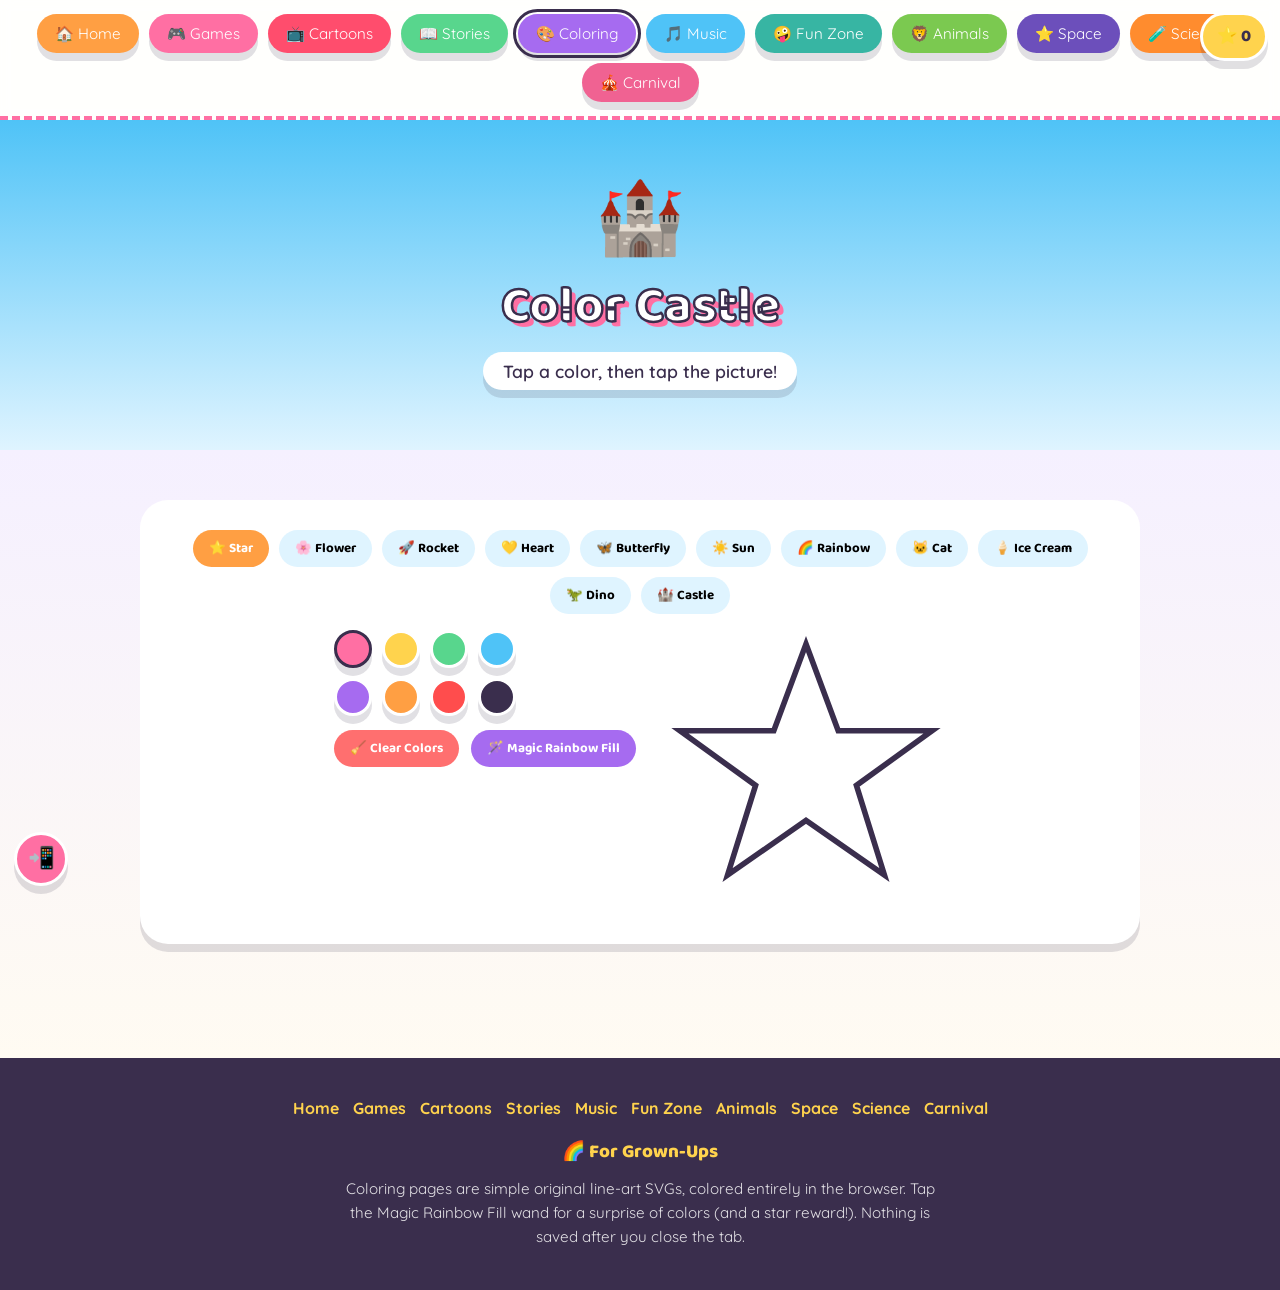
<file: coloring.html>
<!DOCTYPE html>
<html lang="en">
<head>
<meta charset="UTF-8">
<meta name="viewport" content="width=device-width, initial-scale=1.0, viewport-fit=cover">
<link rel="icon" href="icon.jpeg" type="image/jpeg" sizes="any">
<link rel="icon" href="favicon.svg" type="image/svg+xml">
<link rel="icon" href="favicon-32.png" sizes="32x32" type="image/png">
<link rel="apple-touch-icon" href="icon.jpeg">
<link rel="manifest" href="manifest.webmanifest">
<meta name="theme-color" content="#4FC3F7">
<meta name="apple-mobile-web-app-capable" content="yes">
<meta name="mobile-web-app-capable" content="yes">
<meta name="apple-mobile-web-app-title" content="Sunny Cloud">
<title>Color Castle 🏰 | Sunny Cloud Wonderland</title>
<link rel="preconnect" href="https://fonts.googleapis.com">
<link rel="preconnect" href="https://fonts.gstatic.com" crossorigin>
<link href="https://fonts.googleapis.com/css2?family=Baloo+2:wght@500;700;800&family=Quicksand:wght@500;600;700&display=swap" rel="stylesheet">
<link rel="stylesheet" href="common.css">
<style>
  #color-land{ background:linear-gradient(180deg,#F5F0FF,#FFFBF2);}
  .color-wrap{ display:flex; flex-wrap:wrap; gap:30px; justify-content:center; align-items:flex-start;}
  .palette{ display:flex; flex-wrap:wrap; gap:10px; max-width:200px;}
  .swatch{ width:38px; height:38px; border-radius:50%; box-shadow:var(--shadow); border:3px solid white;}
  .swatch.selected{ border-color:var(--ink);}
  .coloring-pic{ width:280px; height:280px;}
  .coloring-pic path, .coloring-pic circle, .coloring-pic polygon{ cursor:pointer; transition:fill .1s;}
  .picture-picker{ display:flex; gap:10px; margin-bottom:16px; justify-content:center; flex-wrap:wrap;}
  .picture-picker button{ padding:8px 16px; border-radius:999px; background:var(--sky-light); font-weight:700;}
  .picture-picker button.active{ background:#FF9F43; color:white;}
  .clear-btn{ padding:8px 16px; border-radius:999px; background:#FF6F6F; color:white; font-weight:700; margin-top:14px; }
</style>
</head>
<body>

<nav class="navbar">
  <a class="balloon-btn b5" href="index.html">🏠 Home</a>
  <a class="balloon-btn b1" href="games.html">🎮 Games</a>
  <a class="balloon-btn b6" href="videos.html">📺 Cartoons</a>
  <a class="balloon-btn b2" href="stories.html">📖 Stories</a>
  <a class="balloon-btn b3 current" href="coloring.html">🎨 Coloring</a>
  <a class="balloon-btn b4" href="music.html">🎵 Music</a>
  <a class="balloon-btn b7" href="fun-zone.html">🤪 Fun Zone</a>
  <a class="balloon-btn b8" href="animals.html">🦁 Animals</a>
  <a class="balloon-btn b9" href="space.html">⭐ Space</a>
  <a class="balloon-btn b10" href="experiments.html">🧪 Science</a>
  <a class="balloon-btn b11" href="carnival.html">🎪 Carnival</a>
</nav>

<div class="sky-bg">
  <div class="cloud" style="width:120px;height:50px;top:15%;left:-10%;animation-duration:40s;"></div>
  <header class="page-hero">
    <div class="mascot" aria-hidden="true">🏰</div>
    <h1>Color Castle</h1>
    <p>Tap a color, then tap the picture!</p>
  </header>
</div>

<main class="land" id="color-land">
  <div class="panel">
    <div class="picture-picker" id="picture-picker">
      <button class="active" data-pic="star">⭐ Star</button>
      <button data-pic="flower">🌸 Flower</button>
      <button data-pic="rocket">🚀 Rocket</button>
      <button data-pic="heart">💛 Heart</button>
      <button data-pic="butterfly">🦋 Butterfly</button>
      <button data-pic="sun">☀️ Sun</button>
      <button data-pic="rainbow">🌈 Rainbow</button>
      <button data-pic="cat">🐱 Cat</button>
      <button data-pic="icecream">🍦 Ice Cream</button>
      <button data-pic="dino">🦖 Dino</button>
      <button data-pic="castle">🏰 Castle</button>
    </div>
    <div class="color-wrap">
      <div>
        <div class="palette" id="palette"></div>
        <button class="clear-btn" id="clear-pic">🧹 Clear Colors</button>
        <button class="clear-btn" id="magic-fill" style="background:var(--grape); margin-left:8px;">🪄 Magic Rainbow Fill</button>
      </div>
      <div id="pic-holder"></div>
    </div>
  </div>
</main>

<footer>
  <div class="foot-links">
    <a href="index.html">Home</a>
    <a href="games.html">Games</a>
    <a href="videos.html">Cartoons</a>
    <a href="stories.html">Stories</a>
    <a href="music.html">Music</a>
    <a href="fun-zone.html">Fun Zone</a>
    <a href="animals.html">Animals</a>
    <a href="space.html">Space</a>
    <a href="experiments.html">Science</a>
    <a href="carnival.html">Carnival</a>
  </div>
  <h3>🌈 For Grown-Ups</h3>
  <div class="grownups">
    Coloring pages are simple original line-art SVGs, colored entirely in the browser. Tap the Magic Rainbow Fill wand for a surprise of colors (and a star reward!). Nothing is saved after you close the tab.
  </div>
</footer>

<script src="common.js"></script>
<script>
const colorList = ['#FF6FA3','#FFD34D','#58D68D','#4FC3F7','#A66BF0','#FF9F43','#FF4D4D','#3A2E4D'];
let selectedColor = colorList[0];
function buildPalette(){
  const pal = document.getElementById('palette');
  pal.innerHTML = '';
  colorList.forEach((c,i)=>{
    const sw = document.createElement('div');
    sw.className = 'swatch'+(i===0?' selected':'');
    sw.style.background = c;
    sw.addEventListener('click', ()=>{
      document.querySelectorAll('.swatch').forEach(s=>s.classList.remove('selected'));
      sw.classList.add('selected');
      selectedColor = c;
    });
    pal.appendChild(sw);
  });
}
buildPalette();

const pics = {
  star: `<svg class="coloring-pic" viewBox="0 0 200 200"><polygon points="100,10 123,72 190,72 136,111 156,175 100,136 44,175 64,111 10,72 77,72" fill="white" stroke="#3A2E4D" stroke-width="4"/></svg>`,
  flower: `<svg class="coloring-pic" viewBox="0 0 200 200">
      <circle cx="100" cy="60" r="28" fill="white" stroke="#3A2E4D" stroke-width="4"/>
      <circle cx="140" cy="100" r="28" fill="white" stroke="#3A2E4D" stroke-width="4"/>
      <circle cx="100" cy="140" r="28" fill="white" stroke="#3A2E4D" stroke-width="4"/>
      <circle cx="60" cy="100" r="28" fill="white" stroke="#3A2E4D" stroke-width="4"/>
      <circle cx="100" cy="100" r="22" fill="white" stroke="#3A2E4D" stroke-width="4"/>
    </svg>`,
  rocket: `<svg class="coloring-pic" viewBox="0 0 200 200">
      <path d="M100 10 C130 50 130 110 100 140 C70 110 70 50 100 10 Z" fill="white" stroke="#3A2E4D" stroke-width="4"/>
      <polygon points="70,110 40,160 80,140" fill="white" stroke="#3A2E4D" stroke-width="4"/>
      <polygon points="130,110 160,160 120,140" fill="white" stroke="#3A2E4D" stroke-width="4"/>
      <circle cx="100" cy="70" r="14" fill="white" stroke="#3A2E4D" stroke-width="4"/>
      <polygon points="85,140 115,140 100,175" fill="white" stroke="#3A2E4D" stroke-width="4"/>
    </svg>`,
  heart: `<svg class="coloring-pic" viewBox="0 0 200 200">
      <path d="M100 175 C40 130 15 90 30 55 C42 25 80 20 100 55 C120 20 158 25 170 55 C185 90 160 130 100 175 Z" fill="white" stroke="#3A2E4D" stroke-width="4"/>
    </svg>`,
  butterfly: `<svg class="coloring-pic" viewBox="0 0 200 200">
      <path d="M100 40 C80 10 20 10 15 55 C12 90 60 100 100 80 Z" fill="white" stroke="#3A2E4D" stroke-width="4"/>
      <path d="M100 40 C120 10 180 10 185 55 C188 90 140 100 100 80 Z" fill="white" stroke="#3A2E4D" stroke-width="4"/>
      <path d="M100 80 C80 100 40 120 45 150 C50 175 85 165 100 130 Z" fill="white" stroke="#3A2E4D" stroke-width="4"/>
      <path d="M100 80 C120 100 160 120 155 150 C150 175 115 165 100 130 Z" fill="white" stroke="#3A2E4D" stroke-width="4"/>
      <rect x="96" y="35" width="8" height="100" rx="4" fill="white" stroke="#3A2E4D" stroke-width="4"/>
    </svg>`,
  sun: `<svg class="coloring-pic" viewBox="0 0 200 200">
      <circle cx="100" cy="100" r="38" fill="white" stroke="#3A2E4D" stroke-width="4"/>
      <polygon points="100,6 109,38 91,38"/>
      <polygon points="194,100 162,109 162,91"/>
      <polygon points="100,194 91,162 109,162"/>
      <polygon points="6,100 38,91 38,109"/>
      <rect x="140" y="20" width="16" height="16" rx="3" fill="white" stroke="#3A2E4D" stroke-width="4"/>
      <rect x="169" y="58" width="16" height="16" rx="3" fill="white" stroke="#3A2E4D" stroke-width="4"/>
      <rect x="140" y="164" width="16" height="16" rx="3" fill="white" stroke="#3A2E4D" stroke-width="4"/>
      <rect x="15" y="58" width="16" height="16" rx="3" fill="white" stroke="#3A2E4D" stroke-width="4"/>
      <path d="M86 112 Q100 124 114 112" fill="none" stroke="#3A2E4D" stroke-width="4" stroke-linecap="round"/>
    </svg>`,
  rainbow: `<svg class="coloring-pic" viewBox="0 0 200 200">
      <circle cx="100" cy="150" r="85" fill="white" stroke="#3A2E4D" stroke-width="4"/>
      <circle cx="100" cy="150" r="68" fill="white" stroke="#3A2E4D" stroke-width="4"/>
      <circle cx="100" cy="150" r="51" fill="white" stroke="#3A2E4D" stroke-width="4"/>
      <circle cx="100" cy="150" r="34" fill="white" stroke="#3A2E4D" stroke-width="4"/>
      <circle cx="100" cy="150" r="17" fill="white" stroke="#3A2E4D" stroke-width="4"/>
    </svg>`,
  cat: `<svg class="coloring-pic" viewBox="0 0 200 200">
      <polygon points="48,58 34,12 78,38"/>
      <polygon points="152,58 166,12 122,38"/>
      <circle cx="100" cy="86" r="55" fill="white" stroke="#3A2E4D" stroke-width="4"/>
      <circle cx="80" cy="76" r="7" fill="white" stroke="#3A2E4D" stroke-width="4"/>
      <circle cx="120" cy="76" r="7" fill="white" stroke="#3A2E4D" stroke-width="4"/>
      <polygon points="100,96 92,108 108,108"/>
      <path d="M78 118 Q86 126 94 120" fill="none" stroke="#3A2E4D" stroke-width="4" stroke-linecap="round"/>
      <path d="M122 118 Q114 126 106 120" fill="none" stroke="#3A2E4D" stroke-width="4" stroke-linecap="round"/>
      <path d="M45 96 L85 104" fill="none" stroke="#3A2E4D" stroke-width="4" stroke-linecap="round"/>
      <path d="M45 112 L83 112" fill="none" stroke="#3A2E4D" stroke-width="4" stroke-linecap="round"/>
      <path d="M155 96 L115 104" fill="none" stroke="#3A2E4D" stroke-width="4" stroke-linecap="round"/>
      <path d="M155 112 L117 112" fill="none" stroke="#3A2E4D" stroke-width="4" stroke-linecap="round"/>
    </svg>`,
  icecream: `<svg class="coloring-pic" viewBox="0 0 200 200">
      <circle cx="100" cy="62" r="42" fill="white" stroke="#3A2E4D" stroke-width="4"/>
      <circle cx="70" cy="100" r="38" fill="white" stroke="#3A2E4D" stroke-width="4"/>
      <circle cx="130" cy="100" r="38" fill="white" stroke="#3A2E4D" stroke-width="4"/>
      <polygon points="100,170 60,195 140,195" fill="white" stroke="#3A2E4D" stroke-width="4"/>
      <circle cx="100" cy="20" r="12" fill="white" stroke="#3A2E4D" stroke-width="4"/>
      <path d="M78 86 Q52 106 50 132" fill="none" stroke="#3A2E4D" stroke-width="4" stroke-linecap="round"/>
      <path d="M122 86 Q148 106 150 132" fill="none" stroke="#3A2E4D" stroke-width="4" stroke-linecap="round"/>
    </svg>`,
  dino: `<svg class="coloring-pic" viewBox="0 0 200 200">
      <path d="M30 140 C25 95 85 68 130 72 C160 75 176 98 176 120 C176 140 152 152 122 152 L48 152 C38 152 31 150 30 140 Z" fill="white" stroke="#3A2E4D" stroke-width="4"/>
      <path d="M34 140 C16 126 10 102 24 88 C16 112 22 134 44 144 Z" fill="white" stroke="#3A2E4D" stroke-width="4"/>
      <circle cx="152" cy="80" r="16" fill="white" stroke="#3A2E4D" stroke-width="4"/>
      <circle cx="148" cy="76" r="4" fill="white" stroke="#3A2E4D" stroke-width="4"/>
      <polygon points="82,74 90,48 100,74"/>
      <polygon points="108,70 118,44 126,70"/>
      <rect x="66" y="148" width="14" height="38" rx="6" fill="white" stroke="#3A2E4D" stroke-width="4"/>
      <rect x="108" y="148" width="14" height="38" rx="6" fill="white" stroke="#3A2E4D" stroke-width="4"/>
      <rect x="145" y="92" width="10" height="30" rx="5" fill="white" stroke="#3A2E4D" stroke-width="4"/>
    </svg>`,
  castle: `<svg class="coloring-pic" viewBox="0 0 200 200">
      <rect x="70" y="95" width="60" height="78" fill="white" stroke="#3A2E4D" stroke-width="4"/>
      <rect x="18" y="40" width="46" height="133" fill="white" stroke="#3A2E4D" stroke-width="4"/>
      <rect x="136" y="40" width="46" height="133" fill="white" stroke="#3A2E4D" stroke-width="4"/>
      <polygon points="25,40 25,22 33,22 33,40 41,40 41,22 49,22 49,40 56,40 56,22 64,22 64,40" fill="white" stroke="#3A2E4D" stroke-width="3"/>
      <polygon points="143,40 143,22 151,22 151,40 159,40 159,22 167,22 167,40 175,40 175,22 184,22 184,40" fill="white" stroke="#3A2E4D" stroke-width="3"/>
      <path d="M88 173 L88 128 Q100 112 112 128 L112 173 Z" fill="white" stroke="#3A2E4D" stroke-width="4"/>
      <circle cx="38" cy="78" r="8" fill="white" stroke="#3A2E4D" stroke-width="4"/>
      <circle cx="160" cy="78" r="8" fill="white" stroke="#3A2E4D" stroke-width="4"/>
    </svg>`
};
function loadPic(name){
  document.getElementById('pic-holder').innerHTML = pics[name];
  document.querySelectorAll('.coloring-pic path, .coloring-pic circle, .coloring-pic polygon, .coloring-pic rect').forEach(shape=>{
    shape.addEventListener('click', ()=>{ shape.setAttribute('fill', selectedColor); });
  });
}
document.querySelectorAll('.picture-picker button').forEach(btn=>{
  btn.addEventListener('click', ()=>{
    document.querySelectorAll('.picture-picker button').forEach(b=>b.classList.remove('active'));
    btn.classList.add('active');
    loadPic(btn.dataset.pic);
  });
});
document.getElementById('clear-pic').addEventListener('click', ()=>{
  document.querySelectorAll('.coloring-pic path, .coloring-pic circle, .coloring-pic polygon, .coloring-pic rect').forEach(shape=>{
    shape.setAttribute('fill','white');
  });
});
document.getElementById('magic-fill').addEventListener('click', ()=>{
  const shapes = document.querySelectorAll('.coloring-pic path, .coloring-pic circle, .coloring-pic polygon, .coloring-pic rect');
  const happyPalette = ['#FF6FA3','#FFD34D','#58D68D','#4FC3F7','#A66BF0','#FF9F43','#37B5A3','#FF4D6D'];
  shapes.forEach(shape=>{ shape.setAttribute('fill', happyPalette[Math.floor(Math.random()*happyPalette.length)]); });
  SCW.sound('tada'); SCW.popConfetti(35); SCW.addStars(2);
  SCW.showMascotSay('Rainbow magic! So pretty! 🌈✨', 2400);
});
loadPic('star');
</script>
</body>
</html>
</file>
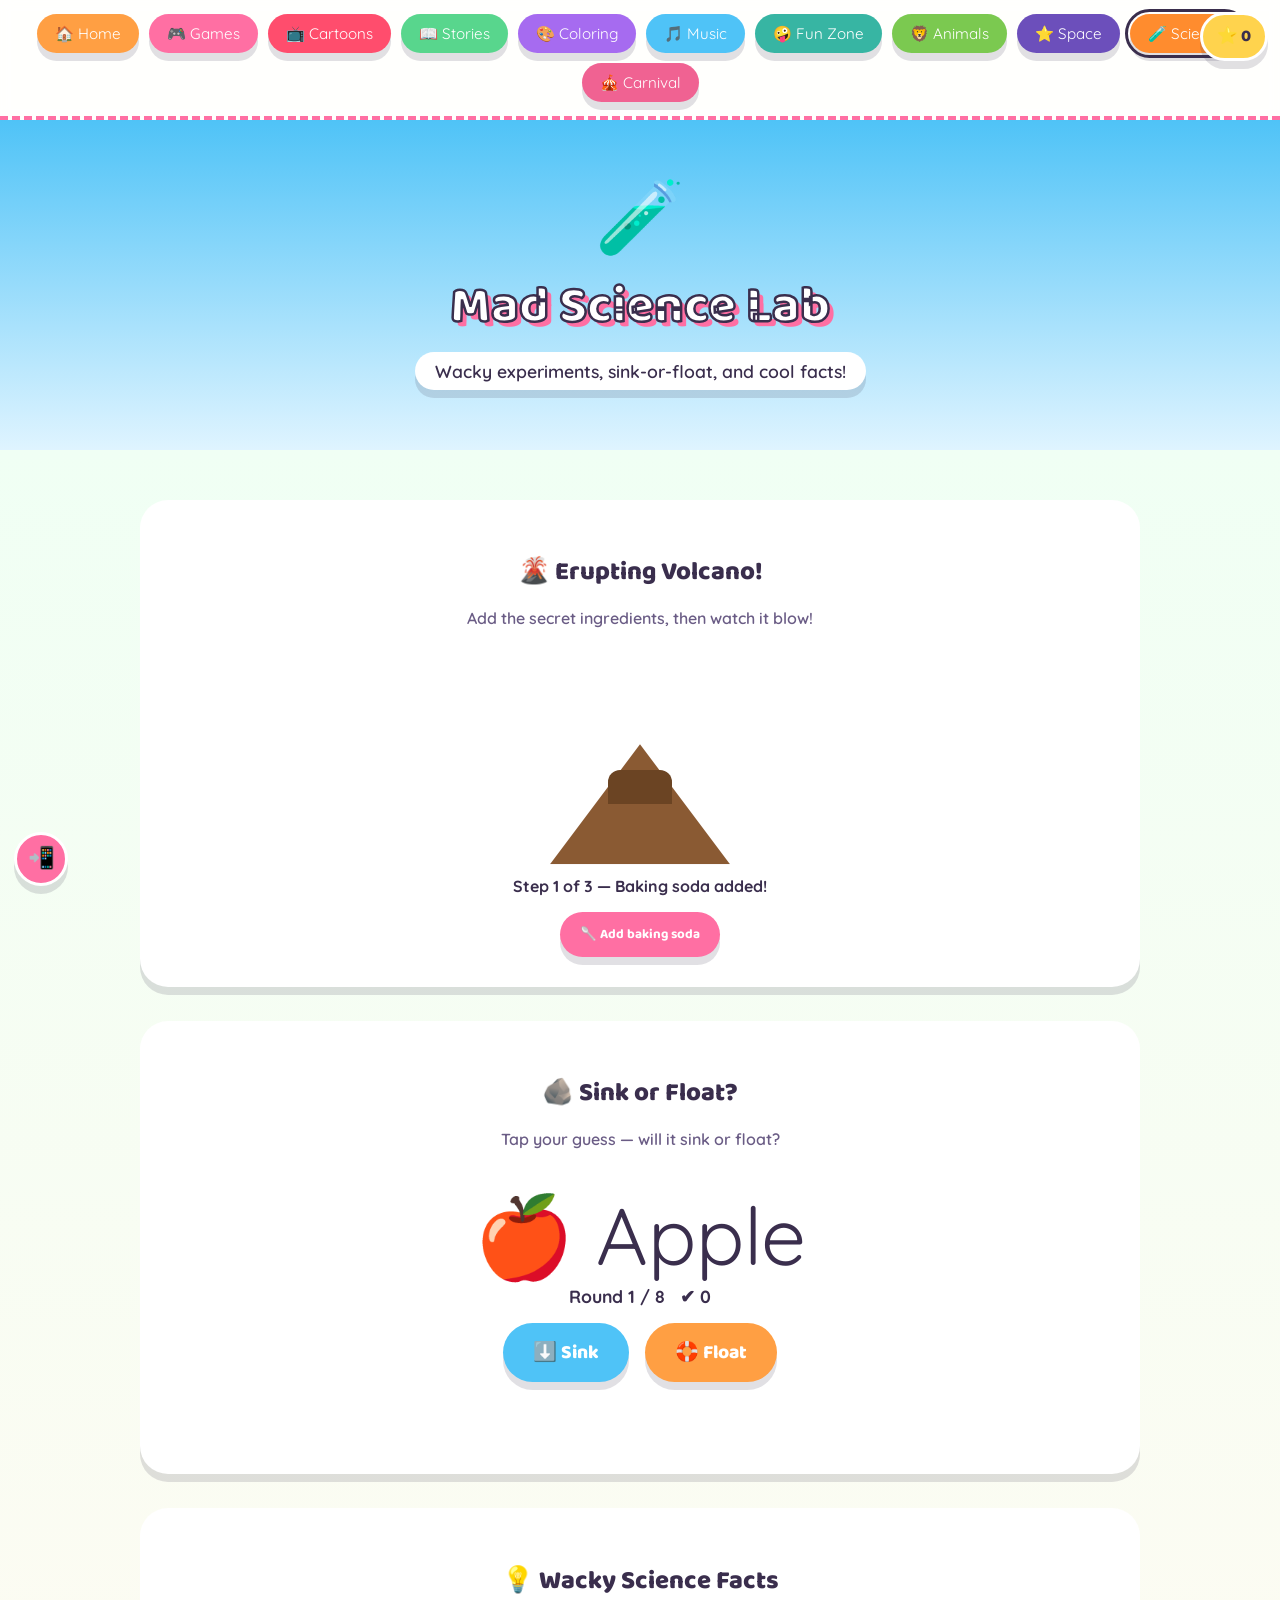
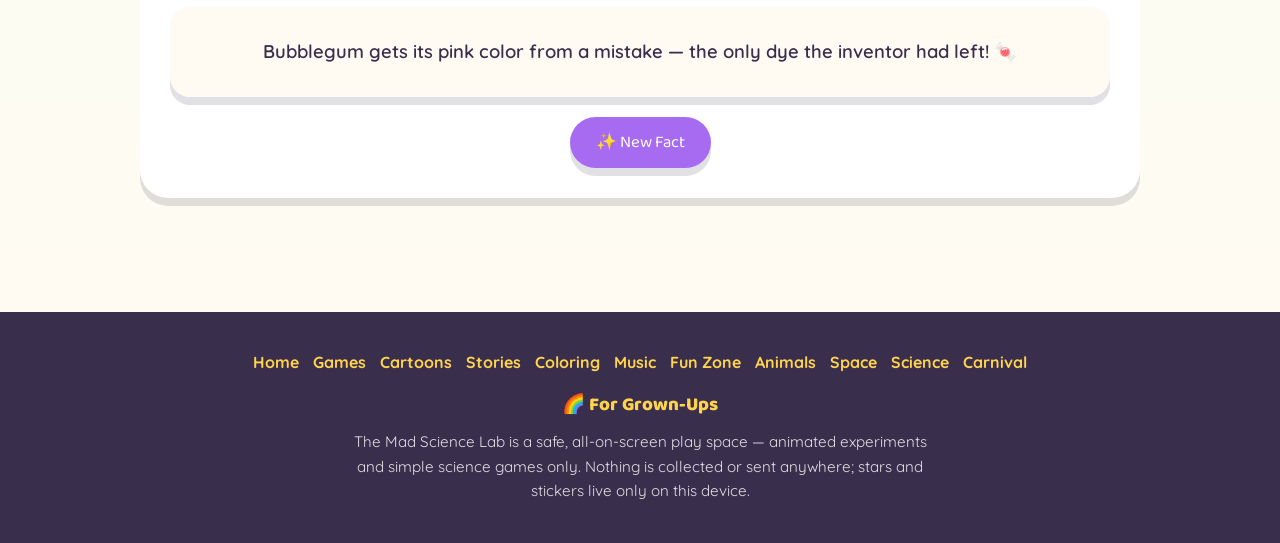
<file: experiments.html>
<!DOCTYPE html>
<html lang="en">
<head>
<meta charset="UTF-8">
<meta name="viewport" content="width=device-width, initial-scale=1.0, viewport-fit=cover">
<link rel="icon" href="icon.jpeg" type="image/jpeg" sizes="any">
<link rel="icon" href="favicon.svg" type="image/svg+xml">
<link rel="icon" href="favicon-32.png" sizes="32x32" type="image/png">
<link rel="apple-touch-icon" href="icon.jpeg">
<link rel="manifest" href="manifest.webmanifest">
<meta name="theme-color" content="#4FC3F7">
<meta name="apple-mobile-web-app-capable" content="yes">
<meta name="mobile-web-app-capable" content="yes">
<title>Mad Science Lab 🧪 | Sunny Cloud Wonderland</title>
<link rel="preconnect" href="https://fonts.googleapis.com">
<link rel="preconnect" href="https://fonts.gstatic.com" crossorigin>
<link href="https://fonts.googleapis.com/css2?family=Baloo+2:wght@500;700;800&family=Quicksand:wght@500;600;700&display=swap" rel="stylesheet">
<link rel="stylesheet" href="common.css">
<style>
  #experiments-land{ background:linear-gradient(180deg,#F0FFF4,#FFFBF2); }
  .volcano{ position:relative; width:280px; height:200px; margin:0 auto; }
  .volcano .cone{ position:absolute; bottom:0; left:50%; transform:translateX(-50%); width:180px; height:120px; background:#8a5a33; clip-path:polygon(50% 0, 0 100%, 100% 100%); box-shadow:var(--shadow); }
  .volcano .top{ position:absolute; bottom:60px; left:50%; transform:translateX(-50%); width:64px; height:34px; background:#6b4423; border-radius:12px 12px 0 0; }
  .volcano .lava{ position:absolute; bottom:88px; left:50%; transform:translateX(-50%); width:60px; height:0; background:#FF4D4D; border-radius:8px; overflow:hidden; transition:height .3s; }
  .erupting .lava{ height:70px; animation:lavaPulse .5s ease-in-out infinite; }
  @keyframes lavaPulse{ 0%,100%{ height:70px;} 50%{ height:100px;} }
  .volcano .bubble{ position:absolute; bottom:120px; left:30%; font-size:1.6rem; opacity:0; }
  .volcano .bubble.b2{ left:60%; }
  .erupting .bubble{ animation:popUp 1.1s ease-in forwards; }
  @keyframes popUp{ 0%{transform:translateY(0) scale(.6); opacity:0;} 20%{opacity:1;} 100%{transform:translateY(-130px) scale(1.5); opacity:0;} }
  .vol-step{ display:flex; gap:10px; justify-content:center; flex-wrap:wrap; }
  .vol-step button{ padding:12px 20px; border-radius:999px; box-shadow:var(--shadow); font-weight:700; }
  .sink-stage{ text-align:center; }
  .sink-stage .item-big{ font-size:5rem; }
  .sink-btns{ display:flex; gap:16px; justify-content:center; margin-top:16px; }
  .sink-btns button{ padding:14px 30px; border-radius:999px; font-weight:800; font-size:1.2rem; box-shadow:var(--shadow); color:white; }
  .fact-box{ background:var(--cream); border-radius:20px; padding:24px; text-align:center; font-size:1.15rem; font-weight:600; min-height:90px; display:flex; align-items:center; justify-content:center; box-shadow:var(--shadow); }
</style>
</head>
<body>

<nav class="navbar">
  <a class="balloon-btn b5" href="index.html">🏠 Home</a>
  <a class="balloon-btn b1" href="games.html">🎮 Games</a>
  <a class="balloon-btn b6" href="videos.html">📺 Cartoons</a>
  <a class="balloon-btn b2" href="stories.html">📖 Stories</a>
  <a class="balloon-btn b3" href="coloring.html">🎨 Coloring</a>
  <a class="balloon-btn b4" href="music.html">🎵 Music</a>
  <a class="balloon-btn b7" href="fun-zone.html">🤪 Fun Zone</a>
  <a class="balloon-btn b8" href="animals.html">🦁 Animals</a>
  <a class="balloon-btn b9" href="space.html">⭐ Space</a>
  <a class="balloon-btn b10 current" href="experiments.html">🧪 Science</a>
  <a class="balloon-btn b11" href="carnival.html">🎪 Carnival</a>
</nav>

<div class="sky-bg">
  <div class="cloud" style="width:110px;height:46px;top:12%;left:-10%;animation-duration:42s;"></div>
  <header class="page-hero">
    <div class="mascot" aria-hidden="true">🧪</div>
    <h1>Mad Science Lab</h1>
    <p>Wacky experiments, sink-or-float, and cool facts!</p>
  </header>
</div>

<main class="land" id="experiments-land">
  <div class="panel">
    <h2 class="land-title" style="font-size:1.6rem;">🌋 Erupting Volcano!</h2>
    <p class="land-sub">Add the secret ingredients, then watch it blow!</p>
    <div class="volcano" id="volcano">
      <div class="cone"></div>
      <div class="top"></div>
      <div class="lava"></div>
      <div class="bubble">💧</div>
      <div class="bubble b2">🫧</div>
    </div>
    <p id="vol-msg" style="text-align:center;font-weight:700;margin-top:12px;">Step 1 of 3</p>
    <div class="vol-step" id="vol-step"></div>
  </div>

<div class="panel">
    <h2 class="land-title" style="font-size:1.6rem;">🪨 Sink or Float?</h2>
    <p class="land-sub">Tap your guess — will it sink or float?</p>
    <div class="sink-stage">
      <div class="item-big" id="sink-item">🍎</div>
      <div class="score-line">Round <span id="sink-round">1</span> / 8 &nbsp; ✔ <span id="sink-score">0</span></div>
      <div class="sink-btns">
        <button style="background:var(--sky);" id="sink-btn">⬇️ Sink</button>
        <button style="background:#FF9F43;" id="float-btn">🛟 Float</button>
      </div>
      <p id="sink-msg" style="font-weight:700;min-height:2em;margin-top:14px;"></p>
    </div>
  </div>

  <div class="panel">
    <h2 class="land-title" style="font-size:1.6rem;">💡 Wacky Science Facts</h2>
    <div class="fact-box" id="fact-box">Tap for a new wacky fact!</div>
    <button class="center-btn" id="fact-next" style="background:var(--grape);">✨ New Fact</button>
  </div>
</main>

<footer>
  <div class="foot-links">
    <a href="index.html">Home</a>
    <a href="games.html">Games</a>
    <a href="videos.html">Cartoons</a>
    <a href="stories.html">Stories</a>
    <a href="coloring.html">Coloring</a>
    <a href="music.html">Music</a>
    <a href="fun-zone.html">Fun Zone</a>
    <a href="animals.html">Animals</a>
    <a href="space.html">Space</a>
    <a href="experiments.html">Science</a>
    <a href="carnival.html">Carnival</a>
  </div>
  <h3>🌈 For Grown-Ups</h3>
  <div class="grownups">The Mad Science Lab is a safe, all-on-screen play space — animated experiments and simple science games only. Nothing is collected or sent anywhere; stars and stickers live only on this device.</div>
</footer>

<script src="common.js"></script>
<script>
/* ============ ERUPTING VOLCANO ============ */
const volSteps = [
  {label:'🥄 Add baking soda', done:'Baking soda added!'},
  {label:'🍋 Squeeze in lemon juice', done:'Lemon juice in — it fizzes!'},
  {label:'🎨 Add red color + shake!', done:'It\u2019s FOAMING!'}
];
let volStep = 0, volDone = false;
function renderVol(){
  const holder = document.getElementById('vol-step');
  const msg = document.getElementById('vol-msg');
  holder.innerHTML = '';
  if(volStep >= volSteps.length){
    holder.innerHTML = '<button style="background:var(--grass);color:white;" id="vol-reset">🔄 Build Again</button>';
    document.getElementById('vol-reset').addEventListener('click', () => {
      volStep = 0; volDone = false;
      document.getElementById('volcano').classList.remove('erupting');
      document.getElementById('vol-msg').textContent = 'Step 1 of 3';
      renderVol();
    });
    return;
  }
  const s = volSteps[volStep];
  msg.textContent = 'Step ' + (volStep + 1) + ' of 3 — ' + s.done;
  const b = document.createElement('button');
  b.style.cssText = 'background:var(--bubblegum);color:white;';
  b.textContent = s.label;
  b.addEventListener('click', () => {
    volStep++;
    SCW.sound('pop');
    if(volStep >= volSteps.length){
      const v = document.getElementById('volcano');
      v.classList.add('erupting');
      SCW.sound('tada');
      setTimeout(() => {
        SCW.popConfetti(45); SCW.addStars(2);
        SCW.showMascotSay('WOOOSH! Fizzy volcano eruption! 🌋🎉', 2600);
        volDone = true;
      }, 500);
    }
    renderVol();
  });
  holder.appendChild(b);
}

/* ============ SINK OR FLOAT ============ */
const sinkList = [
  {item:'🍎 Apple', sink:false, why:'Apples are full of air, so they float like little boats!'},
  {item:'🪨 Big rock', sink:true, why:'Rocks are heavy for their size, so down they go!'},
  {item:'🍋 Lemon', sink:false, why:'A lemon has a thick airy skin — it bobs on top!'},
  {item:'🪵 Stick', sink:false, why:'Wood is light and floaty!'},
  {item:'🥄 Metal spoon', sink:true, why:'Metal is heavy and dense — straight to the bottom!'},
  {item:'🏊 Rubber duck', sink:false, why:'Rubber ducks are full of air — they love to float!'},
  {item:'🥔 Potato', sink:true, why:'Potatoes are dense, so they sink!'},
  {item:'🛁 Ice cube', sink:false, why:'Ice is lighter than water — that\u2019s why it floats!'}
];
let sinkIdx = 0, sinkScore = 0;
function renderSink(){
  if(sinkIdx >= sinkList.length){
    sinkIdx = 0; sinkScore = 0;
    document.getElementById('sink-round').textContent = 1;
    document.getElementById('sink-score').textContent = 0;
  }
  const s = sinkList[sinkIdx];
  document.getElementById('sink-item').textContent = s.item;
  document.getElementById('sink-round').textContent = sinkIdx + 1;
  document.getElementById('sink-msg').textContent = '';
}
function attemptSink(guess){
  const s = sinkList[sinkIdx];
  if(guess === s.sink){
    sinkScore++;
    document.getElementById('sink-score').textContent = sinkScore;
    document.getElementById('sink-msg').textContent = '✔ Yes! ' + s.why;
    if(sinkScore % 8 === 0){ SCW.addStars(2); }
    SCW.sound('star'); SCW.popConfetti(10);
  } else {
    document.getElementById('sink-msg').textContent = 'Nope! ' + s.why;
    SCW.sound('boing');
  }
  setTimeout(() => { sinkIdx++; renderSink(); }, 1500);
}
document.getElementById('sink-btn').addEventListener('click', () => attemptSink(true));
document.getElementById('float-btn').addEventListener('click', () => attemptSink(false));

/* ============ WACKY FACTS ============ */
const scienceFacts = [
  'Bubblegum gets its pink color from a mistake — the only dye the inventor had left! 🍬',
  'Did you know honey never goes bad? Buckets were found that were 3,000 years old! 🍯',
  'A day on Venus is longer than a year on Venus! 🪐',
  'Water can boil AND freeze at the same time — called the triple point! 💧',
  'Bananas are slightly radioactive! 🍌☢️',
  'The dots on a strawberry are actually tiny fruits! 🍓',
  'Octopuses have three hearts and blue blood! 🐙',
  'A cloud can weigh more than a million pounds! ☁️',
  'Your fingernails grow fastest on the hand you write with! ✋',
  'Astronauts grow up to 5 cm taller in space! 🚀'
];
let factIdx = 0;
function showFact(){
  const box = document.getElementById('fact-box');
  const f = scienceFacts[factIdx];
  box.textContent = f;
  SCW.sound('boing');
  SCW.popConfetti(6);
  factIdx = (factIdx + 1) % scienceFacts.length;
}
document.getElementById('fact-next').addEventListener('click', showFact);

renderVol();
renderSink();
showFact();
</script>
</body>
</html>
</file>
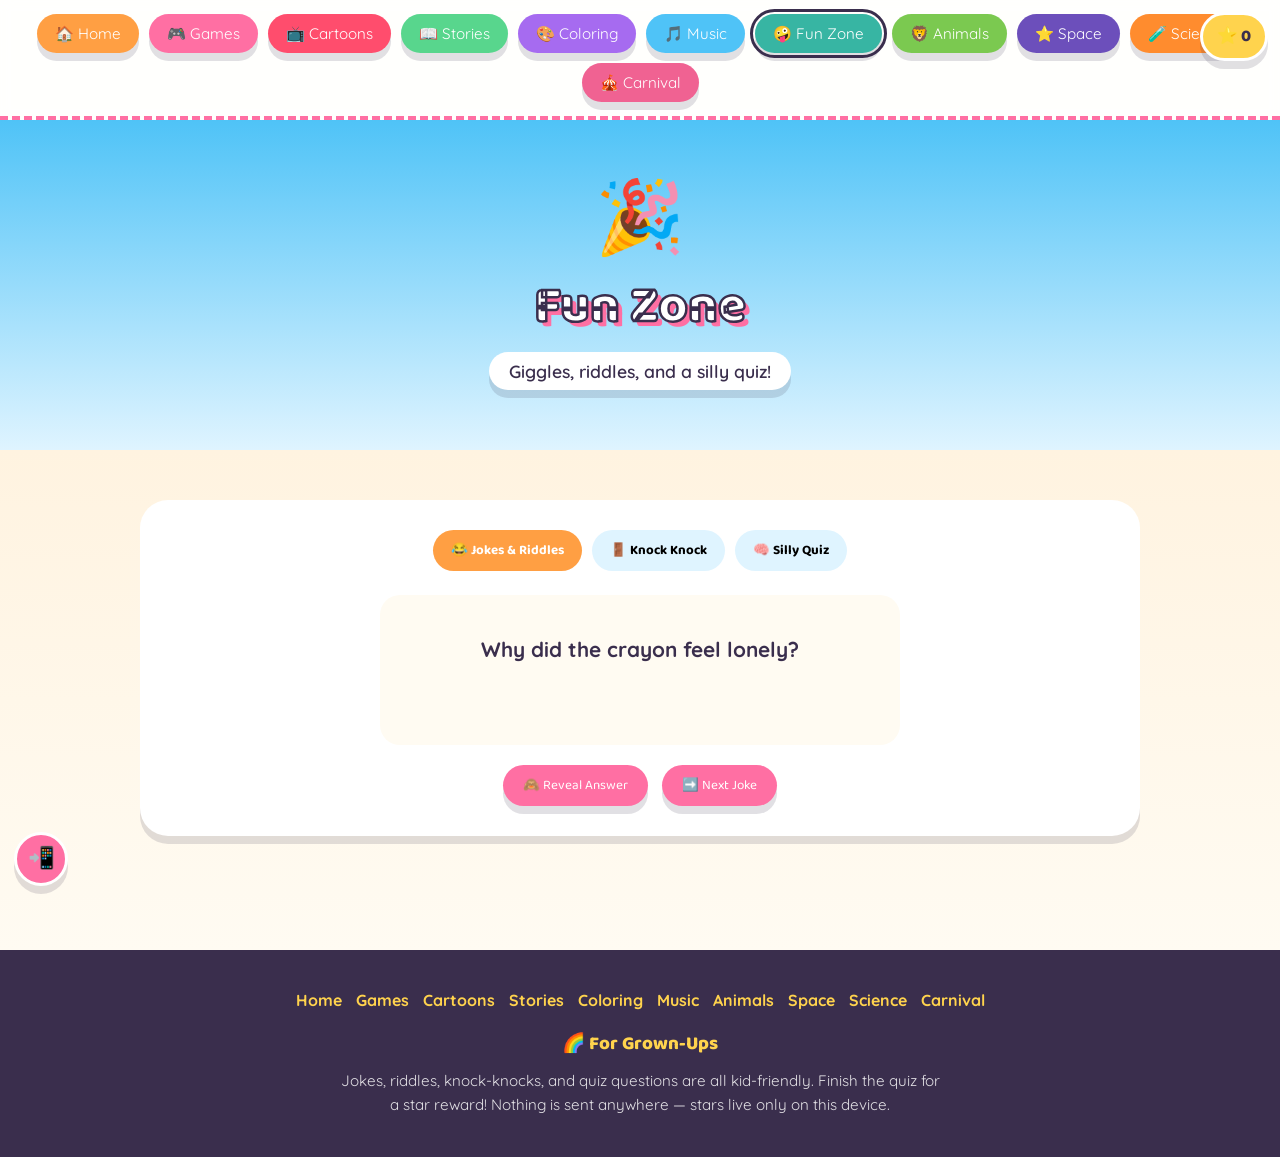
<file: fun-zone.html>
<!DOCTYPE html>
<html lang="en">
<head>
<meta charset="UTF-8">
<meta name="viewport" content="width=device-width, initial-scale=1.0, viewport-fit=cover">
<link rel="icon" href="icon.jpeg" type="image/jpeg" sizes="any">
<link rel="icon" href="favicon.svg" type="image/svg+xml">
<link rel="icon" href="favicon-32.png" sizes="32x32" type="image/png">
<link rel="apple-touch-icon" href="icon.jpeg">
<link rel="manifest" href="manifest.webmanifest">
<meta name="theme-color" content="#4FC3F7">
<meta name="apple-mobile-web-app-capable" content="yes">
<meta name="mobile-web-app-capable" content="yes">
<meta name="apple-mobile-web-app-title" content="Sunny Cloud">
<title>Fun Zone 🎉 | Sunny Cloud Wonderland</title>
<link rel="preconnect" href="https://fonts.googleapis.com">
<link rel="preconnect" href="https://fonts.gstatic.com" crossorigin>
<link href="https://fonts.googleapis.com/css2?family=Baloo+2:wght@500;700;800&family=Quicksand:wght@500;600;700&display=swap" rel="stylesheet">
<link rel="stylesheet" href="common.css">
<style>
  #fun-land{ background:linear-gradient(180deg,#FFF3E0,#FFFBF2);}
  .fun-tabs{ display:flex; gap:10px; flex-wrap:wrap; justify-content:center; margin-bottom:24px;}
  .fun-tab{ padding:10px 18px; border-radius:999px; background:var(--sky-light); font-weight:700;}
  .fun-tab.active{ background:#FF9F43; color:white;}
  .fun-view{ display:none; }
  .fun-view.active{ display:block; animation:popIn .25s ease;}

  /* Jokes */
  .joke-card{
    background:var(--cream); border-radius:20px; padding:34px 24px; text-align:center; max-width:520px; margin:0 auto;
    min-height:150px; display:flex; flex-direction:column; align-items:center; justify-content:center; gap:14px;
  }
  .joke-q{ font-size:1.3rem; font-weight:700; }
  .joke-a{ font-size:1.15rem; font-weight:600; color:var(--grape); min-height:1.5em; }
  .joke-controls{ display:flex; gap:14px; justify-content:center; margin-top:20px; }
  .joke-controls button{ padding:10px 20px; border-radius:999px; background:var(--bubblegum); color:white; box-shadow:var(--shadow); }

  /* Quiz */
  .quiz-card{ max-width:560px; margin:0 auto; text-align:center; }
  .quiz-q{ font-size:1.25rem; font-weight:700; margin-bottom:18px; }
  .quiz-opts{ display:grid; gap:12px; }
  .quiz-opt{
    padding:14px; border-radius:16px; background:var(--sky-light); font-weight:700; font-size:1.05rem;
    box-shadow:var(--shadow);
  }
  .quiz-opt.correct{ background:var(--grass); color:white; }
  .quiz-opt.wrong{ background:#FF6F6F; color:white; }
  .quiz-progress{ text-align:center; font-weight:700; margin-bottom:10px; color:#6a5c85; }
  .quiz-done{ text-align:center; }
  .quiz-done .big{ font-size:3rem; }
</style>
</head>
<body>

<nav class="navbar">
  <a class="balloon-btn b5" href="index.html">🏠 Home</a>
  <a class="balloon-btn b1" href="games.html">🎮 Games</a>
  <a class="balloon-btn b6" href="videos.html">📺 Cartoons</a>
  <a class="balloon-btn b2" href="stories.html">📖 Stories</a>
  <a class="balloon-btn b3" href="coloring.html">🎨 Coloring</a>
  <a class="balloon-btn b4" href="music.html">🎵 Music</a>
  <a class="balloon-btn b7 current" href="fun-zone.html">🤪 Fun Zone</a>
  <a class="balloon-btn b8" href="animals.html">🦁 Animals</a>
  <a class="balloon-btn b9" href="space.html">⭐ Space</a>
  <a class="balloon-btn b10" href="experiments.html">🧪 Science</a>
  <a class="balloon-btn b11" href="carnival.html">🎪 Carnival</a>
</nav>

<div class="sky-bg">
  <div class="cloud" style="width:120px;height:50px;top:15%;left:-10%;animation-duration:40s;"></div>
  <header class="page-hero">
    <div class="mascot" aria-hidden="true">🎉</div>
    <h1>Fun Zone</h1>
    <p>Giggles, riddles, and a silly quiz!</p>
  </header>
</div>

<main class="land" id="fun-land">
  <div class="panel">
    <div class="fun-tabs">
      <button class="fun-tab active" data-view="jokes">😂 Jokes &amp; Riddles</button>
      <button class="fun-tab" data-view="knock">🚪 Knock Knock</button>
      <button class="fun-tab" data-view="quiz">🧠 Silly Quiz</button>
    </div>

    <div class="fun-view active" id="view-jokes">
      <div class="joke-card">
        <div class="joke-q" id="joke-q"></div>
        <div class="joke-a" id="joke-a"></div>
      </div>
      <div class="joke-controls">
        <button id="joke-reveal">🙈 Reveal Answer</button>
        <button id="joke-next">➡️ Next Joke</button>
      </div>
    </div>

    <div class="fun-view" id="view-quiz">
      <div class="quiz-card">
        <div class="quiz-progress" id="quiz-progress"></div>
        <div id="quiz-body"></div>
      </div>
    </div>

    <div class="fun-view" id="view-knock">
      <div class="joke-card">
        <div class="joke-q" id="kk-q"></div>
        <div class="joke-a" id="kk-a"></div>
      </div>
      <div class="joke-controls">
        <button id="kk-open">🙋 Knock knock!</button>
        <button id="kk-next">➡️ Next</button>
      </div>
    </div>
  </div>
</main>

<footer>
  <div class="foot-links">
    <a href="index.html">Home</a>
    <a href="games.html">Games</a>
    <a href="videos.html">Cartoons</a>
    <a href="stories.html">Stories</a>
    <a href="coloring.html">Coloring</a>
    <a href="music.html">Music</a>
    <a href="animals.html">Animals</a>
    <a href="space.html">Space</a>
    <a href="experiments.html">Science</a>
    <a href="carnival.html">Carnival</a>
  </div>
  <h3>🌈 For Grown-Ups</h3>
  <div class="grownups">
    Jokes, riddles, knock-knocks, and quiz questions are all kid-friendly. Finish the quiz for a star reward! Nothing is sent anywhere — stars live only on this device.
  </div>
</footer>

<script src="common.js"></script>
<script>
/* ============ TAB SWITCHING ============ */
document.querySelectorAll('.fun-tab').forEach(tab=>{
  tab.addEventListener('click', ()=>{
    document.querySelectorAll('.fun-tab').forEach(t=>t.classList.remove('active'));
    document.querySelectorAll('.fun-view').forEach(v=>v.classList.remove('active'));
    tab.classList.add('active');
    document.getElementById('view-'+tab.dataset.view).classList.add('active');
  });
});

/* ============ JOKES & RIDDLES ============ */
const jokes = [
  {q:"Why did the crayon feel lonely?", a:"Because it was always drawn away! 🖍️"},
  {q:"What do you call a bear with no teeth?", a:"A gummy bear! 🐻"},
  {q:"Why did the little star do her homework?", a:"Because she wanted to shine! ⭐"},
  {q:"What has lots of keys but can't open a single door?", a:"A piano! 🎹"},
  {q:"Why did the bicycle fall over?", a:"Because it was two-tired! 🚲"},
  {q:"What do you call a fish with no eyes?", a:"A fsh! 🐟"},
  {q:"Why did the cookie go to the doctor?", a:"Because it felt crumbly! 🍪"},
  {q:"What do clouds wear under their raincoats?", a:"Thunderwear! ⛈️"},
  {q:"Why is it hard to talk to a butterfly?", a:"You always have to catch it first! 🦋"},
  {q:"What did one balloon say to the other?", a:"You look inflated today! 🎈"},
  {q:"What do you call a dinosaur that never gives up?", a:"A try-something-saurus! 🦖"},
  {q:"Why did the girl throw butter out the window?", a:"She wanted to see a butterfly! 🦋"},
  {q:"What has a face and two hands but no arms?", a:"A clock! 🕰️"},
  {q:"Why are teddy bears never hungry?", a:"They are always stuffed! 🧸"},
  {q:"What did the banana say to the monkey?", a:"Nothing — bananas can't talk! 🙈"},
  {q:"How do you catch a squirrel?", a:"Climb a tree and act like a nut! 🐿️"},
  {q:"Why did the sun go to school?", a:"To get brighter! ☀️"},
  {q:"What do you call a snowman with a suntan?", a:"A puddle! ☃️"},
  {q:"Why couldn't the pirate learn the alphabet?", a:"Because he got stuck at C! 🏴‍☠️"},
  {q:"What does a ghost eat for breakfast?", a:"Ghost toast with a boo-mbleberry spread! 👻"}
];
let jokeIdx = 0;
function showJoke(){
  document.getElementById('joke-q').textContent = jokes[jokeIdx].q;
  document.getElementById('joke-a').textContent = '';
}
document.getElementById('joke-reveal').addEventListener('click', ()=>{
  document.getElementById('joke-a').textContent = jokes[jokeIdx].a;
});
document.getElementById('joke-next').addEventListener('click', ()=>{
  jokeIdx = (jokeIdx+1) % jokes.length;
  showJoke();
});
showJoke();

/* ============ SILLY QUIZ ============ */
const quiz = [
  {q:"What color do you get when you mix blue and yellow?", opts:["Green","Purple","Orange"], correct:0},
  {q:"How many legs does a spider have?", opts:["6","8","10"], correct:1},
  {q:"What do bees make?", opts:["Milk","Honey","Bread"], correct:1},
  {q:"Which animal says 'moo'?", opts:["Cow","Duck","Cat"], correct:0},
  {q:"What shape has three sides?", opts:["Square","Circle","Triangle"], correct:2},
  {q:"What do you call a baby dog?", opts:["Kitten","Puppy","Cub"], correct:1},
  {q:"Which planet do we live on?", opts:["Mars","Earth","Moon"], correct:1},
  {q:"What do caterpillars turn into?", opts:["Bees","Butterflies","Fish"], correct:1},
  {q:"Which fruit is yellow and very sour?", opts:["Lemon","Apple","Grapes"], correct:0},
  {q:"How many wheels does a tricycle have?", opts:["2","3","4"], correct:1},
  {q:"What melts in the hot sun?", opts:["Ice cream","Bread","Carrot"], correct:0},
  {q:"Which animal is the king of the jungle?", opts:["Elephant","Lion","Zebra"], correct:1}
];
let quizIdx = 0, quizScore = 0, quizLocked = false;
function renderQuiz(){
  const body = document.getElementById('quiz-body');
  if(quizIdx >= quiz.length){
    document.getElementById('quiz-progress').textContent = '';
    body.innerHTML = '';
    const done = document.createElement('div');
    done.className = 'quiz-done';
    done.innerHTML = '<div class="big">🎉</div><p style="font-size:1.3rem;font-weight:700;">You got '+quizScore+' / '+quiz.length+' right!</p>';
    if(quizScore>0){ SCW.sound('tada'); SCW.popConfetti(40); SCW.addStars(quizScore); }
    SCW.showMascotSay('Quiz champion! '+quizScore+' right answers! 🧠🌟', 2800);
    const again = document.createElement('button');
    again.className = 'center-btn';
    again.textContent = '🔄 Play Again';
    again.addEventListener('click', ()=>{ quizIdx=0; quizScore=0; renderQuiz(); });
    done.appendChild(again);
    body.appendChild(done);
    return;
  }
  quizLocked = false;
  document.getElementById('quiz-progress').textContent = 'Question '+(quizIdx+1)+' of '+quiz.length+' — Score: '+quizScore;
  const item = quiz[quizIdx];
  body.innerHTML = '';
  const qEl = document.createElement('div');
  qEl.className = 'quiz-q';
  qEl.textContent = item.q;
  body.appendChild(qEl);
  const optsWrap = document.createElement('div');
  optsWrap.className = 'quiz-opts';
  item.opts.forEach((opt,i)=>{
    const btn = document.createElement('button');
    btn.className = 'quiz-opt';
    btn.textContent = opt;
    btn.addEventListener('click', ()=>{
      if(quizLocked) return;
      quizLocked = true;
      if(i === item.correct){
        btn.classList.add('correct');
        quizScore++;
      } else {
        btn.classList.add('wrong');
        optsWrap.children[item.correct].classList.add('correct');
      }
      setTimeout(()=>{ quizIdx++; renderQuiz(); }, 1000);
    });
    optsWrap.appendChild(btn);
  });
  body.appendChild(optsWrap);
}
renderQuiz();

/* ============ KNOCK KNOCK ============ */
const knockJokes = [
  {n:"Boo", p:"Don't cry — it's only a joke! 👻"},
  {n:"Lettuce", p:"Lettuce in, it's cold outside! 🥬"},
  {n:"Banana", p:"Banana split, so I came back for more! 🍌"},
  {n:"Olive", p:"Olive you and I know it! 🫒💛"},
  {n:"Cows", p:"Cows go moo, not who! 🐮"},
  {n:"Tank", p:"You're welcome! 🎉"},
  {n:"Anee", p:"Anee one you like! 👋"},
  {n:"Interrupting Cow", p:"Mooo! 🐄 (she interrupted the joke!)"},
  {n:"Orange", p:"Orange you glad I didn't say banana? 🍊"},
  {n:"Toby", p:"Toby or not toby, that is the question! 🤓"}
];
let kkIdx = 0, kkStage = 0;
function renderKK(){
  document.getElementById('kk-q').textContent = '👊 Knock knock!';
  document.getElementById('kk-a').textContent = '';
  document.getElementById('kk-open').textContent = '🙋 Who\u2019s there?';
  if(kkStage===1){
    document.getElementById('kk-q').textContent = knockJokes[kkIdx].n + ' who? 🤔';
    document.getElementById('kk-open').textContent = '😄 And the answer is...';
  } else if(kkStage===2){
    document.getElementById('kk-q').textContent = knockJokes[kkIdx].n + ' who? 🤔';
    document.getElementById('kk-a').textContent = '💥 ' + knockJokes[kkIdx].p;
    document.getElementById('kk-open').textContent = '🙋 Knock knock again!';
  }
}
document.getElementById('kk-open').addEventListener('click', ()=>{
  kkStage = (kkStage+1)%3;
  if(kkStage===0) kkIdx = (kkIdx+1)%knockJokes.length;
  if(kkStage===2) SCW.sound('pop');
  renderKK();
});
document.getElementById('kk-next').addEventListener('click', ()=>{
  kkIdx = (kkIdx+1)%knockJokes.length;
  kkStage = 0;
  renderKK();
});
renderKK();
</script>
</body>
</html>
</file>
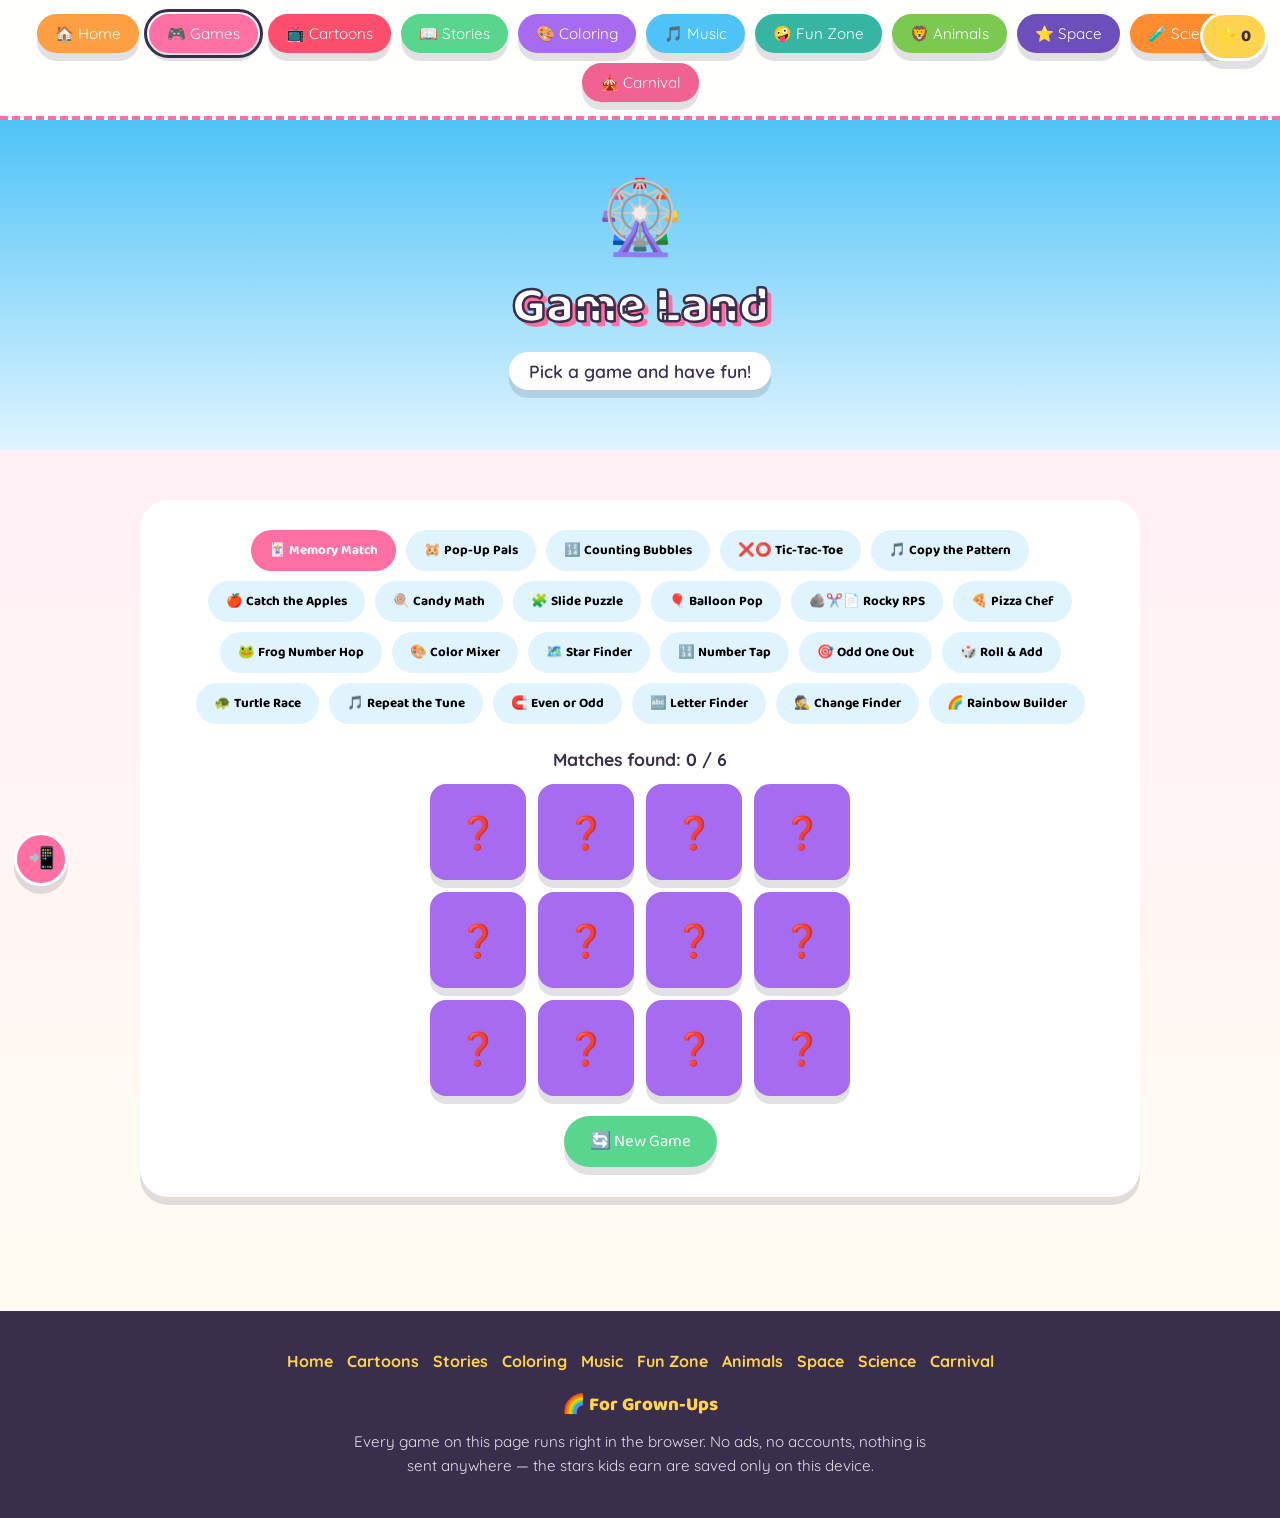
<file: games.html>
<!DOCTYPE html>
<html lang="en">
<head>
<meta charset="UTF-8">
<meta name="viewport" content="width=device-width, initial-scale=1.0, viewport-fit=cover">
<link rel="icon" href="icon.jpeg" type="image/jpeg" sizes="any">
<link rel="icon" href="favicon.svg" type="image/svg+xml">
<link rel="icon" href="favicon-32.png" sizes="32x32" type="image/png">
<link rel="apple-touch-icon" href="icon.jpeg">
<link rel="manifest" href="manifest.webmanifest">
<meta name="theme-color" content="#4FC3F7">
<meta name="apple-mobile-web-app-capable" content="yes">
<meta name="mobile-web-app-capable" content="yes">
<meta name="apple-mobile-web-app-title" content="Sunny Cloud">
<title>Game Land 🎡 | Sunny Cloud Wonderland</title>
<link rel="preconnect" href="https://fonts.googleapis.com">
<link rel="preconnect" href="https://fonts.gstatic.com" crossorigin>
<link href="https://fonts.googleapis.com/css2?family=Baloo+2:wght@500;700;800&family=Quicksand:wght@500;600;700&display=swap" rel="stylesheet">
<link rel="stylesheet" href="common.css">
<style>
  #games-land{ background:linear-gradient(180deg,#FFF0F6,#FFFBF2);}
  .game-tabs{
    display:flex; gap:10px; flex-wrap:wrap; justify-content:center; margin-bottom:24px;
  }
  .game-tab{
    padding:10px 18px; border-radius:999px; background:var(--sky-light); font-weight:700;
  }
  .game-tab.active{ background:var(--bubblegum); color:white;}
  .game-view{ display:none; }
  .game-view.active{ display:block; animation:popIn .25s ease;}

  /* Memory game */
  .memory-grid{
    display:grid; grid-template-columns:repeat(4,1fr); gap:12px; max-width:420px; margin:0 auto;
  }
  .mem-card{
    aspect-ratio:1/1; border-radius:16px; background:var(--grape);
    display:flex; align-items:center; justify-content:center; font-size:2rem;
    color:white; box-shadow:var(--shadow); transition:transform .3s;
  }
  .mem-card.flipped{ background:white; color:var(--ink);}
  .mem-card.matched{ background:var(--grass); opacity:0.85;}

  /* Whack a mole */
  .mole-grid{
    display:grid; grid-template-columns:repeat(3,1fr); gap:14px; max-width:360px; margin:0 auto;
  }
  .mole-hole{
    aspect-ratio:1/1; border-radius:50%; background:#DCC49C; box-shadow:inset 0 6px 0 rgba(0,0,0,0.15);
    display:flex; align-items:flex-end; justify-content:center; overflow:hidden; font-size:2.2rem;
  }
  .mole-hole span{ transform:translateY(100%); transition:transform .15s;}
  .mole-hole.up span{ transform:translateY(0%);}

  /* Bubble count */
  .bubble-area{
    position:relative; height:340px; max-width:600px; margin:0 auto;
    background:linear-gradient(180deg,#BEE9FF,#EAF9FF);
    border-radius:20px; overflow:hidden; box-shadow:var(--shadow);
  }
  .bubble{
    position:absolute; bottom:-60px; width:60px; height:60px; border-radius:50%;
    background:rgba(255,255,255,0.85); border:3px solid var(--sky);
    display:flex; align-items:center; justify-content:center; font-weight:800; font-size:1.3rem;
    color:var(--ink); animation:rise linear forwards;
  }
  @keyframes rise{ to{ transform:translateY(-400px);} }

  /* Tic Tac Toe */
  .ttt-grid{
    display:grid; grid-template-columns:repeat(3,1fr); gap:10px; max-width:300px; margin:0 auto;
  }
  .ttt-cell{
    aspect-ratio:1/1; border-radius:16px; background:var(--sky-light);
    display:flex; align-items:center; justify-content:center; font-size:2.4rem; font-weight:800;
    box-shadow:var(--shadow); color:var(--ink);
  }
  .ttt-cell:disabled{ cursor:default; }
  #ttt-msg{ text-align:center; font-weight:700; margin-top:14px; font-size:1.1rem; min-height:1.5em;}

  /* Copy the Pattern (Simon-style) */
  .simon-grid{
    display:grid; grid-template-columns:repeat(2,1fr); gap:14px; max-width:260px; margin:0 auto;
  }
  .simon-pad{
    aspect-ratio:1/1; border-radius:24px; box-shadow:var(--shadow); opacity:.6; transition:opacity .1s, transform .1s;
  }
  .simon-pad.lit{ opacity:1; transform:scale(0.96); }
  .simon-pad.p0{ background:var(--bubblegum); }
  .simon-pad.p1{ background:var(--grass); }
  .simon-pad.p2{ background:#4FC3F7; }
  .simon-pad.p3{ background:var(--sun); }

  /* Catch the Apples */
  .catch-area{
    position:relative; height:360px; max-width:620px; margin:0 auto; overflow:hidden;
    background:linear-gradient(180deg,#BEE9FF 0%, #BEE9FF 52%, #8CD98C 52%, #58D68D 100%);
    border-radius:20px; box-shadow:var(--shadow);
  }
  .catch-basket{ position:absolute; bottom:6px; left:50%; font-size:3.2rem; cursor:pointer; user-select:none; transition:left .06s linear; filter:drop-shadow(0 4px 0 rgba(0,0,0,.12)); }
  .catch-item{ position:absolute; top:-60px; font-size:1.9rem; pointer-events:none; }

  /* Candy Math */
  .math-card{
    text-align:center; font-size:1.9rem; font-weight:800; min-height:96px;
    display:flex; align-items:center; justify-content:center; gap:8px; flex-wrap:wrap;
    background:var(--cream); border-radius:22px; padding:20px; max-width:520px; margin:0 auto; box-shadow:var(--shadow);
  }
  .math-emoji{ font-size:1.5rem; }
  .math-opts{ display:grid; grid-template-columns:repeat(3,1fr); gap:12px; max-width:420px; margin:18px auto 0; }
  .math-opt{ padding:16px; border-radius:16px; background:var(--sky-light); font-weight:800; font-size:1.5rem; box-shadow:var(--shadow); }
  .math-opt.correct{ background:var(--grass); color:white; }
  .math-opt.wrong{ background:#FF6F6F; color:white; }
  .math-levels{ display:flex; gap:10px; justify-content:center; flex-wrap:wrap; margin-top:20px; }
  .math-levels .center-btn{ margin:0 !important; }

  /* Slide Puzzle */
  .puzzle-grid{ display:grid; grid-template-columns:repeat(3,1fr); gap:8px; max-width:300px; margin:0 auto; }
  .puz-tile{
    aspect-ratio:1/1; border-radius:14px; background:var(--grape); color:white;
    font-size:1.8rem; font-weight:800; display:flex; align-items:center; justify-content:center; box-shadow:var(--shadow);
  }
  .puz-tile.blank{ background:transparent; box-shadow:none; cursor:default; }

  /* Balloon Pop */
  .balloon-area{
    position:relative; height:340px; max-width:620px; margin:0 auto;
    background:linear-gradient(180deg,#CBF0FF,#EAF9FF);
    border-radius:20px; overflow:hidden; box-shadow:var(--shadow);
  }
  .bpop{ position:absolute; left:10%; bottom:-70px; font-size:2.4rem; cursor:pointer; user-select:none; animation:bpopRise linear forwards; }
  @keyframes bpopRise{ from{ transform:translateY(0);} to{ transform:translateY(-400px);} }
  .bpop.popped{ opacity:0; transition:opacity .2s; }

  /* Rocky RPS */
  .rps-stage{ display:flex; gap:20px; justify-content:center; align-items:center; max-width:520px; margin:0 auto; }
  .rps-side{
    background:var(--cream); border-radius:22px; padding:16px 22px; text-align:center;
    font-weight:800; box-shadow:var(--shadow); min-width:132px;
  }
  .rps-pick{ font-size:3.4rem; display:block; animation:popIn .3s ease; }
  .rps-vs{ font-weight:800; font-size:1.4rem; color:#6a5c85; }
  .rps-btns{ display:flex; gap:14px; justify-content:center; margin-top:18px; }
  .rps-btn{
    width:86px; height:86px; border-radius:50%; background:var(--sky-light); font-size:2.6rem;
    box-shadow:var(--shadow); display:flex; align-items:center; justify-content:center;
  }
  .rps-btn:hover{ transform:translateY(-4px); }

  /* Pizza Chef */
  .pizza-pan{
    max-width:250px; margin:0 auto; background:#FBEDD5; border-radius:50%; aspect-ratio:1/1;
    display:flex; align-items:center; justify-content:center; font-size:2.4rem; box-shadow:var(--shadow);
    border:5px solid #E3C99A;
  }
  .pizza-opts{ display:flex; gap:10px; justify-content:center; flex-wrap:wrap; margin-top:18px; }
  .pizza-opt{
    width:66px; height:66px; border-radius:16px; background:var(--sky-light); font-size:2rem;
    box-shadow:var(--shadow); display:flex; align-items:center; justify-content:center;
  }
  .pizza-opt:hover{ transform:translateY(-3px); }

  /* Frog Number Hop */
  .pond{
    position:relative; height:210px; max-width:520px; margin:0 auto;
    background:linear-gradient(180deg,#9BE3FA,#3FA7E0); border-radius:24px; overflow:hidden; box-shadow:var(--shadow);
  }
  .pond .frog{ position:absolute; left:6%; top:118px; font-size:3rem; transition:left .45s ease; }
  .pond .lily{ position:absolute; right:6%; top:108px; font-size:3.2rem; }
  .num-grid{ display:grid; grid-template-columns:repeat(5,1fr); gap:10px; max-width:420px; margin:16px auto 0; }
  .num-tile{ padding:14px; border-radius:14px; background:var(--sky-light); font-weight:800; font-size:1.4rem; box-shadow:var(--shadow); }
  .num-tile.done{ background:var(--grass); color:white; }
  .num-tile.next{ background:var(--sun); }

  /* Color Mixer */
  .mix-stage{ display:flex; gap:10px; justify-content:center; align-items:center; flex-wrap:wrap; }
  .mix-circle{ width:74px; height:74px; border-radius:50%; border:4px solid white; box-shadow:var(--shadow); }
  .mix-plus,.mix-eq{ font-size:1.8rem; font-weight:800; color:#6a5c85; }
  .mix-quest{ background:#EEE; display:flex; align-items:center; justify-content:center; font-weight:800; font-size:1.7rem; color:#6a5c85; }
  .mix-opts{ display:flex; gap:12px; justify-content:center; flex-wrap:wrap; margin-top:18px; }
  .mix-opt{ width:82px; height:82px; border-radius:50%; border:4px solid white; box-shadow:var(--shadow); }
  .mix-opt:hover{ transform:scale(1.08); }
  .mix-opt.correct{ outline:6px solid var(--sun); }

  /* ---- shared styles for the new mini-games ---- */
  .ggrid{ display:grid; gap:8px; max-width:380px; margin:0 auto; }
  .gcell{ aspect-ratio:1/1; border-radius:14px; background:var(--sky-light); box-shadow:var(--shadow); font-weight:800; font-size:1.3rem; display:flex; align-items:center; justify-content:center; cursor:pointer; }
  .grow{ display:flex; gap:12px; justify-content:center; flex-wrap:wrap; margin-top:16px; align-items:center; }
  .gpick{ min-width:64px; padding:12px 14px; border-radius:14px; background:var(--sky-light); font-weight:800; font-size:1.15rem; box-shadow:var(--shadow); }
  .gmsg{ text-align:center; font-weight:700; min-height:1.5em; margin-top:12px; }
  .gcell.found{ background:var(--grass); color:white; }
  .gcell.boom{ background:#FF6F6F; color:white; }
  .gcell.gone{ opacity:.3; }
  .dice-row{ display:flex; gap:14px; justify-content:center; align-items:center; font-size:3rem; color:var(--ink); }
  .race-lane{ display:flex; justify-content:center; gap:4px; margin-top:16px; }
  .race-lane span{ font-size:1.6rem; }
</style>
</head>
<body>

<nav class="navbar">
  <a class="balloon-btn b5" href="index.html">🏠 Home</a>
  <a class="balloon-btn b1 current" href="games.html">🎮 Games</a>
  <a class="balloon-btn b6" href="videos.html">📺 Cartoons</a>
  <a class="balloon-btn b2" href="stories.html">📖 Stories</a>
  <a class="balloon-btn b3" href="coloring.html">🎨 Coloring</a>
  <a class="balloon-btn b4" href="music.html">🎵 Music</a>
  <a class="balloon-btn b7" href="fun-zone.html">🤪 Fun Zone</a>
  <a class="balloon-btn b8" href="animals.html">🦁 Animals</a>
  <a class="balloon-btn b9" href="space.html">⭐ Space</a>
  <a class="balloon-btn b10" href="experiments.html">🧪 Science</a>
  <a class="balloon-btn b11" href="carnival.html">🎪 Carnival</a>
</nav>

<div class="sky-bg">
  <div class="cloud" style="width:120px;height:50px;top:15%;left:-10%;animation-duration:40s;"></div>
  <header class="page-hero">
    <div class="mascot" aria-hidden="true">🎡</div>
    <h1>Game Land</h1>
    <p>Pick a game and have fun!</p>
  </header>
</div>

<main class="land" id="games-land">
  <div class="panel">
    <div class="game-tabs">
      <button class="game-tab active" data-game="memory">🃏 Memory Match</button>
      <button class="game-tab" data-game="mole">🐹 Pop-Up Pals</button>
      <button class="game-tab" data-game="bubble">🔢 Counting Bubbles</button>
      <button class="game-tab" data-game="ttt">❌⭕ Tic-Tac-Toe</button>
      <button class="game-tab" data-game="simon">🎵 Copy the Pattern</button>
      <button class="game-tab" data-game="catch">🍎 Catch the Apples</button>
      <button class="game-tab" data-game="math">🍭 Candy Math</button>
      <button class="game-tab" data-game="puzzle">🧩 Slide Puzzle</button>
      <button class="game-tab" data-game="balloon">🎈 Balloon Pop</button>
      <button class="game-tab" data-game="rps">🪨✂️📄 Rocky RPS</button>
      <button class="game-tab" data-game="pizza">🍕 Pizza Chef</button>
      <button class="game-tab" data-game="frog">🐸 Frog Number Hop</button>
      <button class="game-tab" data-game="mix">🎨 Color Mixer</button>
      <button class="game-tab" data-game="starfind">🗺️ Star Finder</button>
      <button class="game-tab" data-game="numtap">🔢 Number Tap</button>
      <button class="game-tab" data-game="odd">🎯 Odd One Out</button>
      <button class="game-tab" data-game="dice">🎲 Roll &amp; Add</button>
      <button class="game-tab" data-game="turtle">🐢 Turtle Race</button>
      <button class="game-tab" data-game="tones">🎵 Repeat the Tune</button>
      <button class="game-tab" data-game="evenodd">🧲 Even or Odd</button>
      <button class="game-tab" data-game="letters">🔤 Letter Finder</button>
      <button class="game-tab" data-game="change">🕵️ Change Finder</button>
      <button class="game-tab" data-game="rainbow">🌈 Rainbow Builder</button>
    </div>

    <div class="game-view active" id="view-memory">
      <p class="score-line">Matches found: <span id="mem-score">0</span> / 6</p>
      <div class="memory-grid" id="memory-grid"></div>
      <button class="center-btn" id="mem-reset">🔄 New Game</button>
    </div>

    <div class="game-view" id="view-mole">
      <p class="score-line">Score: <span id="mole-score">0</span> &nbsp; Time: <span id="mole-time">20</span>s</p>
      <div class="mole-grid" id="mole-grid"></div>
      <button class="center-btn" id="mole-start">▶️ Start</button>
    </div>

    <div class="game-view" id="view-bubble">
      <p class="score-line">Pop the numbers in order! Next: <span id="bubble-target">1</span></p>
      <div class="bubble-area" id="bubble-area"></div>
      <button class="center-btn" id="bubble-start">▶️ Start</button>
    </div>

    <div class="game-view" id="view-ttt">
      <p class="score-line">You are ❌ — take turns with a friend, or play against the computer 🤖</p>
      <p style="text-align:center;margin-bottom:14px;">
        <label style="font-weight:700;"><input type="checkbox" id="ttt-vs-cpu" checked> Play vs computer</label>
      </p>
      <div class="ttt-grid" id="ttt-grid"></div>
      <p id="ttt-msg"></p>
      <button class="center-btn" id="ttt-reset">🔄 New Game</button>
    </div>

    <div class="game-view" id="view-simon">
      <p class="score-line">Watch the pattern, then copy it! Round: <span id="simon-round">0</span></p>
      <div class="simon-grid" id="simon-grid">
        <div class="simon-pad p0" data-pad="0"></div>
        <div class="simon-pad p1" data-pad="1"></div>
        <div class="simon-pad p2" data-pad="2"></div>
        <div class="simon-pad p3" data-pad="3"></div>
      </div>
      <button class="center-btn" id="simon-start">▶️ Start</button>
    </div>

    <div class="game-view" id="view-catch">
      <p class="score-line">Score: <span id="catch-score">0</span> &nbsp; Time: <span id="catch-time">45</span>s &nbsp; 🍎=1 ⭐=3 💣=-2</p>
      <div class="catch-area" id="catch-area"></div>
      <button class="center-btn" id="catch-start">▶️ Start</button>
    </div>

    <div class="game-view" id="view-math">
      <p class="score-line">Question <span id="math-progress">0</span> / 10 &nbsp; ✔ Right: <span id="math-right">0</span></p>
      <div class="math-card" id="math-card"></div>
      <div class="math-opts" id="math-opts"></div>
      <div class="math-levels">
        <button class="center-btn" data-lvl="0" style="background:var(--bubblegum);">🥄 Easy (1–5)</button>
        <button class="center-btn" data-lvl="1" style="background:var(--grape);">🍭 Medium (1–10)</button>
        <button class="center-btn" data-lvl="2" style="background:#FF9F43;">🎂 Big (1–20)</button>
      </div>
    </div>

    <div class="game-view" id="view-puzzle">
      <p class="score-line">Slide the tiles into order 1–8! &nbsp; Moves: <span id="puzzle-moves">0</span></p>
      <div class="puzzle-grid" id="puzzle-grid"></div>
      <button class="center-btn" id="puzzle-shuffle">🔀 Shuffle</button>
    </div>

    <div class="game-view" id="view-balloon">
      <p class="score-line">Pop balloons! 🎈=1 ⭐🎈=3 &nbsp; Time: <span id="balloon-time">30</span>s &nbsp; Score: <span id="balloon-score">0</span></p>
      <div class="balloon-area" id="balloon-area"></div>
      <button class="center-btn" id="balloon-start">▶️ Start</button>
    </div>

    <div class="game-view" id="view-rps">
      <p class="score-line">First to 5 wins! &nbsp; You: <span id="rps-you">0</span> &nbsp; Rocky 🤖: <span id="rps-bot">0</span></p>
      <div class="rps-stage">
        <div class="rps-side">🧒 You<br><span class="rps-pick" id="rps-yourpick">❓</span></div>
        <div class="rps-vs">VS</div>
        <div class="rps-side">🤖 Rocky<br><span class="rps-pick" id="rps-botpick">❓</span></div>
      </div>
      <div class="rps-btns">
        <button class="rps-btn" data-choice="rock">🪨</button>
        <button class="rps-btn" data-choice="paper">📄</button>
        <button class="rps-btn" data-choice="scissors">✂️</button>
      </div>
      <p id="rps-msg" style="text-align:center;font-weight:700;min-height:1.5em;margin-top:12px;">Pick one to play!</p>
      <button class="center-btn" id="rps-reset">🔄 Reset</button>
    </div>

    <div class="game-view" id="view-pizza">
      <p class="score-line">Build the pizza! Step <span id="pizza-step">1</span> / 6</p>
      <div class="pizza-pan" id="pizza-pan">🫓</div>
      <div class="pizza-opts" id="pizza-opts"></div>
      <p id="pizza-msg" style="text-align:center;font-weight:700;min-height:1.5em;margin-top:12px;">Tap the dough to start!</p>
      <button class="center-btn" id="pizza-reset">🔄 New Pizza</button>
    </div>

    <div class="game-view" id="view-frog">
      <p class="score-line">Hop the frog home! Next number: <span id="frog-next">1</span></p>
      <div class="pond">
        <div class="frog" id="pond-frog">🐸</div>
        <div class="lily">🪷</div>
      </div>
      <div class="num-grid" id="num-grid"></div>
      <button class="center-btn" id="frog-reset" style="margin-top:16px;">🔄 New Game</button>
    </div>

    <div class="game-view" id="view-mix">
      <p class="score-line">Color Mixer — Score: <span id="mix-score">0</span></p>
      <div class="mix-stage">
        <div class="mix-circle" id="mix-a"></div>
        <div class="mix-plus">+</div>
        <div class="mix-circle" id="mix-b"></div>
        <div class="mix-eq">=</div>
        <div class="mix-circle mix-quest" id="mix-quest">?</div>
      </div>
      <div class="mix-opts" id="mix-opts"></div>
      <p id="mix-msg" style="text-align:center;font-weight:700;min-height:1.5em;margin-top:12px;">Tap the color they make together!</p>
      <button class="center-btn" id="mix-reset">🔄 New Mix</button>
    </div>

    <div class="game-view" id="view-starfind">
      <p class="score-line">Find the ⭐, avoid the 💣! Score: <span id="sf-score">0</span></p>
      <div class="ggrid" id="sf-grid" style="grid-template-columns:repeat(4,1fr);"></div>
      <button class="center-btn" id="sf-new">🔄 New Round</button>
    </div>

    <div class="game-view" id="view-numtap">
      <p class="score-line">Tap the numbers 1 → 8! Next: <span id="nt-next">1</span></p>
      <div class="ggrid" id="nt-grid" style="grid-template-columns:repeat(4,1fr);"></div>
      <button class="center-btn" id="nt-new">🔄 New Round</button>
    </div>

    <div class="game-view" id="view-odd">
      <p class="score-line">Tap the odd one out! Score: <span id="odd-score">0</span></p>
      <div class="grow" id="odd-row" style="font-size:2.2rem;"></div>
      <button class="center-btn" id="odd-next">➡️ Next</button>
    </div>

    <div class="game-view" id="view-dice">
      <p class="score-line">Add the two dice! Score: <span id="rd-score">0</span></p>
      <div class="dice-row"><span id="rd-a">⚀</span><span style="font-size:1.8rem;"> + </span><span id="rd-b">⚁</span><span style="font-size:1.8rem;"> = ?</span></div>
      <div class="grow" id="rd-opts"></div>
      <button class="center-btn" id="rd-new">🔄 New Roll</button>
    </div>

    <div class="game-view" id="view-turtle">
      <p class="score-line">Turtle Race — first to 10 wins!</p>
      <div class="grow" id="tr-pick">
        <button class="gpick" data-t="🐢">🐢</button>
        <button class="gpick" data-t="🐊">🐊</button>
        <button class="gpick" data-t="🦎">🦎</button>
      </div>
      <div class="race-lane"><button class="center-btn" id="tr-roll" style="margin:0;">🎲 Roll: <span id="tr-num">0</span></button></div>
      <div class="race-lane" id="tr-track"></div>
      <p id="tr-msg" class="gmsg">Pick your racer!</p>
      <button class="center-btn" id="tr-reset">🔄 New Race</button>
    </div>

    <div class="game-view" id="view-tones">
      <p class="score-line">Repeat the tune! Round: <span id="tn-round">0</span></p>
      <div class="grow" id="tn-grid">
        <button class="simon-pad p0" data-p="0" style="width:90px;height:90px;"></button>
        <button class="simon-pad p1" data-p="1" style="width:90px;height:90px;"></button>
        <button class="simon-pad p2" data-p="2" style="width:90px;height:90px;"></button>
      </div>
      <p id="tn-msg" class="gmsg">Watch, then repeat the colors!</p>
      <button class="center-btn" id="tn-start">▶️ Start</button>
    </div>

    <div class="game-view" id="view-evenodd">
      <p class="score-line">Even or Odd? Score: <span id="eo-score">0</span></p>
      <div class="dice-row" style="font-size:4.2rem;"><span id="eo-num">3</span></div>
      <div class="grow">
        <button class="gpick" id="eo-even">Even</button>
        <button class="gpick" id="eo-odd">Odd</button>
      </div>
      <button class="center-btn" id="eo-new">🔄 New</button>
    </div>

    <div class="game-view" id="view-letters">
      <p class="score-line">Find the letter! Score: <span id="lf-score">0</span></p>
      <div class="grow" id="lf-target" style="font-size:2.6rem;font-weight:800;">Find: A</div>
      <div class="ggrid" id="lf-grid" style="grid-template-columns:repeat(5,1fr);"></div>
      <button class="center-btn" id="lf-new">🔄 New</button>
    </div>

    <div class="game-view" id="view-change">
      <p class="score-line">One tile changed — find it! Score: <span id="ch-score">0</span></p>
      <p class="gmsg">Look at the left grid, then tap the changed tile on the right!</p>
      <div class="grow" style="align-items:flex-start;">
        <div class="ggrid" id="ch-a" style="grid-template-columns:repeat(3,1fr);max-width:150px;"></div>
        <span style="font-size:2rem;margin-top:10px;">➡️</span>
        <div class="ggrid" id="ch-b" style="grid-template-columns:repeat(3,1fr);max-width:150px;"></div>
      </div>
      <button class="center-btn" id="ch-next">🔄 New Change</button>
    </div>

    <div class="game-view" id="view-rainbow">
      <p class="score-line">Build the rainbow! Next: <span id="rb-next">Red</span></p>
      <div class="race-lane" id="rb-line"></div>
      <div class="ggrid" id="rb-grid" style="grid-template-columns:repeat(4,1fr);max-width:340px;"></div>
      <button class="center-btn" id="rb-new">🔄 New Rainbow</button>
    </div>
  </div>
</main>

<footer>
  <div class="foot-links">
    <a href="index.html">Home</a>
    <a href="videos.html">Cartoons</a>
    <a href="stories.html">Stories</a>
    <a href="coloring.html">Coloring</a>
    <a href="music.html">Music</a>
    <a href="fun-zone.html">Fun Zone</a>
    <a href="animals.html">Animals</a>
    <a href="space.html">Space</a>
    <a href="experiments.html">Science</a>
    <a href="carnival.html">Carnival</a>
  </div>
  <h3>🌈 For Grown-Ups</h3>
  <div class="grownups">
    Every game on this page runs right in the browser. No ads, no accounts, nothing is sent anywhere — the stars kids earn are saved only on this device.
  </div>
</footer>

<script src="common.js"></script>
<script>
/* ============ TAB SWITCHING ============ */
document.querySelectorAll('.game-tab').forEach(tab=>{
  tab.addEventListener('click', ()=>{
    document.querySelectorAll('.game-tab').forEach(t=>t.classList.remove('active'));
    document.querySelectorAll('.game-view').forEach(v=>v.classList.remove('active'));
    tab.classList.add('active');
    document.getElementById('view-'+tab.dataset.game).classList.add('active');
  });
});

/* ============ MEMORY MATCH ============ */
const memEmojis = ['🐶','🐱','🐸','🦋','🍓','🌟'];
let memState = { first:null, second:null, lock:false, found:0 };
function buildMemory(){
  memState = { first:null, second:null, lock:false, found:0 };
  document.getElementById('mem-score').textContent = '0';
  const deck = [...memEmojis, ...memEmojis].sort(()=>Math.random()-0.5);
  const grid = document.getElementById('memory-grid');
  grid.innerHTML = '';
  deck.forEach((emo)=>{
    const card = document.createElement('div');
    card.className = 'mem-card';
    card.dataset.emo = emo;
    card.textContent = '❓';
    card.addEventListener('click', ()=>flipCard(card));
    grid.appendChild(card);
  });
}
function flipCard(card){
  if(memState.lock || card.classList.contains('flipped') || card.classList.contains('matched')) return;
  card.classList.add('flipped');
  card.textContent = card.dataset.emo;
  if(!memState.first){ memState.first = card; return; }
  memState.second = card;
  memState.lock = true;
  if(memState.first.dataset.emo === memState.second.dataset.emo){
    memState.first.classList.add('matched');
    memState.second.classList.add('matched');
    memState.found++;
    document.getElementById('mem-score').textContent = memState.found;
    if(memState.found === memEmojis.length){
      SCW.sound('tada'); SCW.popConfetti(60); SCW.addStars(5);
      SCW.showMascotSay('Memory master! You found them all! 🧠✨', 2600);
    }
    resetMemTurn();
  } else {
    setTimeout(()=>{
      memState.first.classList.remove('flipped');
      memState.second.classList.remove('flipped');
      memState.first.textContent = '❓';
      memState.second.textContent = '❓';
      resetMemTurn();
    },700);
  }
}
function resetMemTurn(){
  memState.first = null; memState.second = null; memState.lock = false;
}
document.getElementById('mem-reset').addEventListener('click', buildMemory);
buildMemory();

/* ============ POP-UP PALS (whack-a-mole) ============ */
let moleScore = 0, moleTimer = null, moleTimeLeft = 20, molePlaying=false;
const moleFaces = ['🐹','🐰','🐿️'];
function buildMoleGrid(){
  const grid = document.getElementById('mole-grid');
  grid.innerHTML = '';
  for(let i=0;i<9;i++){
    const hole = document.createElement('div');
    hole.className = 'mole-hole';
    const span = document.createElement('span');
    span.textContent = moleFaces[Math.floor(Math.random()*moleFaces.length)];
    hole.appendChild(span);
    hole.addEventListener('click', ()=>{
      if(hole.classList.contains('up') && molePlaying){
        moleScore++;
        document.getElementById('mole-score').textContent = moleScore;
        hole.classList.remove('up');
      }
    });
    grid.appendChild(hole);
  }
}
buildMoleGrid();
function popRandomMole(){
  const holes = document.querySelectorAll('.mole-hole');
  holes.forEach(h=>h.classList.remove('up'));
  const pick = holes[Math.floor(Math.random()*holes.length)];
  pick.classList.add('up');
}
document.getElementById('mole-start').addEventListener('click', ()=>{
  if(molePlaying) return;
  molePlaying = true;
  moleScore = 0; moleTimeLeft = 20;
  document.getElementById('mole-score').textContent = 0;
  document.getElementById('mole-time').textContent = moleTimeLeft;
  const popInterval = setInterval(popRandomMole, 700);
  moleTimer = setInterval(()=>{
    moleTimeLeft--;
    document.getElementById('mole-time').textContent = moleTimeLeft;
    if(moleTimeLeft<=0){
      clearInterval(moleTimer);
      clearInterval(popInterval);
      molePlaying = false;
      document.querySelectorAll('.mole-hole').forEach(h=>h.classList.remove('up'));
      const bonus = 1 + Math.floor(moleScore/5);
      SCW.sound('tada'); SCW.popConfetti(30); SCW.addStars(bonus);
      SCW.showMascotSay('Great popping! You scored '+moleScore+'! 🐹', 2600);
    }
  },1000);
});

/* ============ COUNTING BUBBLES ============ */
let bubbleTarget = 1, bubblePlaying = false, bubbleSpawnInt = null;
function spawnBubble(){
  const area = document.getElementById('bubble-area');
  const num = Math.floor(Math.random()*10)+1;
  const b = document.createElement('div');
  b.className = 'bubble';
  b.textContent = num;
  b.style.left = (Math.random()*80)+'%';
  const dur = 4 + Math.random()*2;
  b.style.animationDuration = dur+'s';
  b.addEventListener('click', ()=>{
    if(!bubblePlaying) return;
    if(num === bubbleTarget){
      bubbleTarget++;
      document.getElementById('bubble-target').textContent = bubbleTarget > 10 ? '🎉' : bubbleTarget;
      if(bubbleTarget>10){
        bubblePlaying = false;
        clearInterval(bubbleSpawnInt);
        SCW.sound('tada'); SCW.popConfetti(55); SCW.addStars(5);
        SCW.showMascotSay('Wheee! You counted all the way to 10! 🔢🎉', 2600);
      }
    }
    b.remove();
  });
  area.appendChild(b);
  setTimeout(()=>b.remove(), dur*1000+100);
}
document.getElementById('bubble-start').addEventListener('click', ()=>{
  document.getElementById('bubble-area').innerHTML='';
  bubbleTarget = 1;
  document.getElementById('bubble-target').textContent = 1;
  bubblePlaying = true;
  clearInterval(bubbleSpawnInt);
  bubbleSpawnInt = setInterval(spawnBubble, 650);
});

/* ============ TIC-TAC-TOE ============ */
let tttBoard, tttTurn, tttOver;
function buildTTT(){
  tttBoard = Array(9).fill(null);
  tttTurn = 'X';
  tttOver = false;
  document.getElementById('ttt-msg').textContent = "Your turn — tap a square!";
  const grid = document.getElementById('ttt-grid');
  grid.innerHTML = '';
  for(let i=0;i<9;i++){
    const cell = document.createElement('button');
    cell.className = 'ttt-cell';
    cell.addEventListener('click', ()=>tttMove(i));
    grid.appendChild(cell);
  }
}
const tttWins = [[0,1,2],[3,4,5],[6,7,8],[0,3,6],[1,4,7],[2,5,8],[0,4,8],[2,4,6]];
function tttCheckWin(board, mark){
  return tttWins.some(line=>line.every(i=>board[i]===mark));
}
function tttMove(i){
  if(tttOver || tttBoard[i] || tttTurn!=='X') return;
  placeTTT(i,'X');
  if(tttOver) return;
  const vsCpu = document.getElementById('ttt-vs-cpu').checked;
  if(vsCpu){
    tttTurn = 'O';
    document.getElementById('ttt-msg').textContent = "Computer is thinking... 🤖";
    setTimeout(cpuMove, 500);
  } else {
    tttTurn = 'O';
    document.getElementById('ttt-msg').textContent = "Player O's turn!";
  }
}
function placeTTT(i, mark){
  tttBoard[i] = mark;
  const cell = document.getElementById('ttt-grid').children[i];
  cell.textContent = mark === 'X' ? '❌' : '⭕';
  cell.disabled = true;
  if(tttCheckWin(tttBoard, mark)){
    tttOver = true;
    document.getElementById('ttt-msg').textContent = mark==='X' ? '🎉 You win!' : (document.getElementById('ttt-vs-cpu').checked ? '🤖 Computer wins — good try!' : '🎉 Player O wins!');
    if(mark==='X'){ SCW.sound('tada'); SCW.popConfetti(45); SCW.addStars(3); }
  } else if(tttBoard.every(c=>c)){
    tttOver = true;
    document.getElementById('ttt-msg').textContent = "🤝 It's a tie!";
  }
}
function cpuMove(){
  if(tttOver) return;
  // try to win, then block, then random
  const empty = tttBoard.map((v,i)=>v?null:i).filter(v=>v!==null);
  let choice = null;
  for(const i of empty){ const b=[...tttBoard]; b[i]='O'; if(tttCheckWin(b,'O')){ choice=i; break; } }
  if(choice===null) for(const i of empty){ const b=[...tttBoard]; b[i]='X'; if(tttCheckWin(b,'X')){ choice=i; break; } }
  if(choice===null) choice = empty[Math.floor(Math.random()*empty.length)];
  placeTTT(choice,'O');
  if(!tttOver){
    tttTurn='X';
    document.getElementById('ttt-msg').textContent = "Your turn — tap a square!";
  }
}
document.getElementById('ttt-reset').addEventListener('click', buildTTT);
buildTTT();

/* ============ COPY THE PATTERN (Simon-style) ============ */
const simonFreqs = [329.6, 261.6, 392.0, 220.0];
let simonSeq = [], simonUserStep = 0, simonPlaying=false, simonRound=0, simonAudioCtx=null;
function simonPlayTone(freq){
  if(!simonAudioCtx) simonAudioCtx = new (window.AudioContext||window.webkitAudioContext)();
  const osc = simonAudioCtx.createOscillator();
  const gain = simonAudioCtx.createGain();
  osc.type='sine'; osc.frequency.value=freq;
  gain.gain.setValueAtTime(0.2, simonAudioCtx.currentTime);
  gain.gain.exponentialRampToValueAtTime(0.001, simonAudioCtx.currentTime+0.4);
  osc.connect(gain); gain.connect(simonAudioCtx.destination);
  osc.start(); osc.stop(simonAudioCtx.currentTime+0.4);
}
function litPad(idx, ms){
  return new Promise(res=>{
    const pad = document.querySelector('.simon-pad[data-pad="'+idx+'"]');
    pad.classList.add('lit');
    simonPlayTone(simonFreqs[idx]);
    setTimeout(()=>{ pad.classList.remove('lit'); setTimeout(res, ms*0.35); }, ms*0.65);
  });
}
async function playSimonSeq(){
  simonPlaying = false;
  for(const idx of simonSeq){ await litPad(idx, 600); }
  simonPlaying = true;
  simonUserStep = 0;
}
function nextSimonRound(){
  simonRound++;
  document.getElementById('simon-round').textContent = simonRound;
  simonSeq.push(Math.floor(Math.random()*4));
  playSimonSeq();
}
document.querySelectorAll('.simon-pad').forEach(pad=>{
  pad.addEventListener('click', ()=>{
    if(!simonPlaying) return;
    const idx = parseInt(pad.dataset.pad);
    simonPlayTone(simonFreqs[idx]);
    pad.classList.add('lit'); setTimeout(()=>pad.classList.remove('lit'),200);
    if(idx === simonSeq[simonUserStep]){
      simonUserStep++;
      if(simonUserStep === simonSeq.length){
        simonPlaying = false;
        SCW.sound('pop'); SCW.addStars(1);
        setTimeout(nextSimonRound, 700);
      }
    } else {
      simonPlaying = false;
      document.getElementById('simon-round').textContent = simonRound + " — Oops! Tap Start to try again 🎈";
    }
  });
});
document.getElementById('simon-start').addEventListener('click', ()=>{
  simonSeq = []; simonRound = 0; simonUserStep = 0;
  document.getElementById('simon-round').textContent = 0;
  nextSimonRound();
});

/* ============ CATCH THE APPLES ============ */
const catchEmojis = ['🍎','🍑','🍓','🍊','🫐'];
let catchScore=0, catchTime=45, catchRunning=false, catchInt=null, catchItems=[];
function catchStart(){
  const area = document.getElementById('catch-area');
  area.innerHTML = '<div class="catch-basket" id="catch-basket">🧺</div>';
  catchScore=0; catchTime=45; catchItems=[];
  document.getElementById('catch-score').textContent='0';
  document.getElementById('catch-time').textContent='45';
  catchRunning=true;
  function moveBasket(x){
    const r=area.getBoundingClientRect();
    const left=Math.max(10, Math.min(r.width-70, x-r.left-35));
    document.getElementById('catch-basket').style.left=left+'px';
  }
  area.onmousemove=function(e){ if(catchRunning) moveBasket(e.clientX); };
  area.ontouchmove=function(e){ e.preventDefault(); if(catchRunning) moveBasket(e.touches[0].clientX); };
  document.addEventListener('keydown', catchKey);
  catchInt = setInterval(function(){
    if(!catchRunning) return;
    const r=area.getBoundingClientRect();
    if(Math.random()<0.55){
      const item=document.createElement('div');
      item.className='catch-item';
      const roll=Math.random();
      const kind = roll<0.12 ? 'bonus' : (roll<0.2 ? 'bomb' : 'fruit');
      item.dataset.kind=kind;
      item.textContent = kind==='bonus' ? '⭐' : (kind==='bomb' ? '💣' : catchEmojis[Math.floor(Math.random()*catchEmojis.length)]);
      item.style.left=(Math.random()*Math.max(10,r.width-40))+'px';
      item.style.top='-60px';
      area.appendChild(item);
      catchItems.push({el:item, vy:1.6+Math.random()*2, kind:kind});
    }
    const basket=document.getElementById('catch-basket');
    if(!basket) return;
    catchItems.forEach(function(it){
      const top=(parseFloat(it.el.style.top)||-60)+it.vy*3.4;
      it.el.style.top=top+'px';
      const ir=it.el.getBoundingClientRect();
      const br=basket.getBoundingClientRect();
      const areaR=area.getBoundingClientRect();
      let dead=false;
      if(ir.top>br.top-12 && ir.top<br.bottom-4 && ir.left>br.left-30 && ir.left<br.right-6){
        if(it.kind==='fruit'){ catchScore+=1; SCW.sound('pop'); }
        else if(it.kind==='bonus'){ catchScore+=3; SCW.sound('star'); SCW.popConfetti(10); }
        else { catchScore=Math.max(0,catchScore-2); SCW.sound('boing'); }
        it.el.remove(); dead=true;
        document.getElementById('catch-score').textContent=catchScore;
      } else if(ir.top>areaR.height+40){ it.el.remove(); dead=true; }
      it.dead=it.dead||dead;
    });
    catchItems=catchItems.filter(function(it){ return !it.dead; });
  }, 50);
  const tInt=setInterval(function(){
    catchTime--;
    document.getElementById('catch-time').textContent=catchTime;
    if(catchTime<=0){ clearInterval(tInt); catchEnd(); }
  },1000);
}
function catchKey(e){
  if(!catchRunning) return;
  const basket=document.getElementById('catch-basket');
  const area=document.getElementById('catch-area');
  if(!basket||!area) return;
  const w=area.getBoundingClientRect().width;
  let left=parseFloat(basket.style.left);
  if(isNaN(left)) left=w/2-35;
  if(e.key==='ArrowLeft') basket.style.left=Math.max(10,left-26)+'px';
  if(e.key==='ArrowRight') basket.style.left=Math.min(w-70,left+26)+'px';
}
function catchEnd(){
  catchRunning=false;
  clearInterval(catchInt);
  document.removeEventListener('keydown', catchKey);
  const bonus=Math.floor(catchScore/8);
  if(bonus>=1){ SCW.sound('tada'); SCW.popConfetti(30); SCW.addStars(bonus); }
  SCW.showMascotSay('Time up! You caught '+catchScore+' points! 🍎🌟', 2800);
}
document.getElementById('catch-start').addEventListener('click', catchStart);

/* ============ CANDY MATH ============ */
let mathLvl=0, mathIdx=0, mathRight=0, mathLock=false;
const mathLevels=[[1,5],[1,10],[1,20]];
function renderMath(){
  const body=document.getElementById('math-card');
  const opts=document.getElementById('math-opts');
  document.getElementById('math-progress').textContent=mathIdx;
  if(mathIdx>=10){
    opts.innerHTML='';
    body.innerHTML='';
    const done=document.createElement('div');
    done.style.textAlign='center';
    done.innerHTML='<div style="font-size:3rem;">🎉</div><div>You answered '+mathRight+' / 10 right!</div>';
    const again=document.createElement('button');
    again.className='center-btn'; again.textContent='🔄 Play Again'; again.style.margin='12px auto 0';
    again.addEventListener('click',function(){ mathIdx=0; mathRight=0; renderMath(); SCW.popConfetti(12); });
    done.appendChild(again);
    body.appendChild(done);
    if(mathRight>0){ SCW.sound('tada'); SCW.popConfetti(30); SCW.addStars(mathRight); }
    return;
  }
  const max=mathLevels[mathLvl][1];
  const a=1+Math.floor(Math.random()*max);
  const b=1+Math.floor(Math.random()*max);
  const ans=a+b;
  const shown=Math.min(a,10), shown2=Math.min(b,10);
  body.innerHTML='<span class="math-emoji">'+'🍭'.repeat(shown)+'</span> + <span class="math-emoji">'+'🍬'.repeat(shown2)+'</span> = <span>?</span>';
  const choices=[ans];
  let guard=0;
  while(choices.length<3 && guard<40){
    guard++;
    const d=Math.max(0, ans+Math.floor(Math.random()*9)-4);
    if(choices.indexOf(d)===-1) choices.push(d);
  }
  choices.sort(function(){return Math.random()-0.5;});
  opts.innerHTML='';
  mathLock=false;
  choices.forEach(function(v){
    const bt=document.createElement('button');
    bt.className='math-opt'; bt.textContent=v;
    bt.addEventListener('click',function(){
      if(mathLock) return;
      mathLock=true;
      if(v===ans){ bt.classList.add('correct'); mathRight++; SCW.sound('star'); }
      else{
        bt.classList.add('wrong');
        document.querySelectorAll('#math-opts .math-opt').forEach(function(x){ if(parseInt(x.textContent,10)===ans) x.classList.add('correct'); });
        SCW.sound('boing');
      }
      document.getElementById('math-right').textContent=mathRight;
      setTimeout(renderMath, 900);
    });
    opts.appendChild(bt);
  });
}
document.querySelectorAll('.math-levels .center-btn').forEach(function(b){
  b.addEventListener('click', function(){
    mathLvl=parseInt(b.dataset.lvl,10); mathIdx=0; mathRight=0;
    document.getElementById('math-right').textContent=0;
    renderMath(); SCW.sound('pop');
  });
});
renderMath();

/* ============ SLIDE PUZZLE ============ */
let puzBoard=[1,2,3,4,5,6,7,8,0], puzMoves=0, puzWon=false;
function buildPuzzle(board){
  const grid=document.getElementById('puzzle-grid');
  grid.innerHTML='';
  board.forEach(function(v,i){
    const t=document.createElement('button');
    t.className='puz-tile'+(v===0?' blank':'');
    t.textContent=v===0?'':v;
    t.addEventListener('click', function(){ puzMove(i); });
    grid.appendChild(t);
  });
}
function puzMove(i){
  if(puzWon) return;
  const blank=puzBoard.indexOf(0);
  const r=Math.floor(i/3), c=i%3, br=Math.floor(blank/3), bc=blank%3;
  if(Math.abs(r-br)+Math.abs(c-bc)!==1) return;
  puzBoard[blank]=puzBoard[i]; puzBoard[i]=0;
  puzMoves++;
  document.getElementById('puzzle-moves').textContent=puzMoves;
  buildPuzzle(puzBoard);
  if(puzBoard.every(function(v,i){ return i===8 ? v===0 : v===i+1; })){
    puzWon=true;
    SCW.sound('tada'); SCW.popConfetti(60); SCW.addStars(5);
    SCW.showMascotSay('Puzzle solved in '+puzMoves+' moves! 🧩🌈', 3000);
  }
}
function shufflePuzzle(){
  puzBoard=[1,2,3,4,5,6,7,8,0];
  for(let i=0;i<400;i++){
    const blank=puzBoard.indexOf(0);
    const r=Math.floor(blank/3), c=blank%3;
    const moves=[];
    if(r>0) moves.push(blank-3);
    if(r<2) moves.push(blank+3);
    if(c>0) moves.push(blank-1);
    if(c<2) moves.push(blank+1);
    const pick=moves[Math.floor(Math.random()*moves.length)];
    puzBoard[blank]=puzBoard[pick]; puzBoard[pick]=0;
  }
  puzMoves=0; puzWon=false;
  document.getElementById('puzzle-moves').textContent='0';
  buildPuzzle(puzBoard);
}
document.getElementById('puzzle-shuffle').addEventListener('click', shufflePuzzle);
shufflePuzzle();

/* ============ BALLOON POP ============ */
let balScore=0, balTime=30, balRunning=false, balSpawnInt=null, balTimer=null;
function balStart(){
  const area=document.getElementById('balloon-area');
  area.innerHTML='';
  balScore=0; balTime=30;
  document.getElementById('balloon-score').textContent='0';
  document.getElementById('balloon-time').textContent='30';
  balRunning=true;
  balSpawnInt=setInterval(function(){
    if(!balRunning) return;
    const area2=document.getElementById('balloon-area');
    const b=document.createElement('button');
    b.className='bpop';
    const star=Math.random()<0.18;
    b.textContent=star?'⭐🎈':'🎈';
    b.style.left=(5+Math.random()*85)+'%';
    const dur=3.5+Math.random()*3.5;
    b.style.animationDuration=dur+'s';
    b.dataset.bonus=star?'1':'0';
    b.addEventListener('click', function(){ popBalloon(b); });
    area2.appendChild(b);
    setTimeout(function(){ if(b.parentNode) b.remove(); }, dur*1000+200);
  }, 520);
  balTimer=setInterval(function(){
    balTime--;
    document.getElementById('balloon-time').textContent=balTime;
    if(balTime<=0){ balEnd(); }
  },1000);
}
function popBalloon(b){
  if(!balRunning) return;
  if(b.classList.contains('popped')) return;
  balScore += b.dataset.bonus==='1' ? 3 : 1;
  document.getElementById('balloon-score').textContent=balScore;
  b.classList.add('popped');
  SCW.sound(b.dataset.bonus==='1'?'star':'pop');
  if(b.dataset.bonus==='1') SCW.popConfetti(12);
  setTimeout(function(){ if(b.parentNode) b.remove(); }, 220);
}
function balEnd(){
  balRunning=false;
  clearInterval(balSpawnInt);
  clearInterval(balTimer);
  const bonus=Math.floor(balScore/5);
  if(bonus>=1){ SCW.sound('tada'); SCW.popConfetti(40); SCW.addStars(bonus); }
  SCW.showMascotSay('Pop! Pop! You scored '+balScore+' points! 🎈💥', 2800);
}
document.getElementById('balloon-start').addEventListener('click', balStart);

/* ============ ROCKY RPS ============ */
const rpsMap={ rock:['🪨','Rock'], paper:['📄','Paper'], scissors:['✂️','Scissors'] };
const rpsBeats={ rock:'scissors', scissors:'paper', paper:'rock' };
let rpsYou=0, rpsBot=0;
function playRPS(choice){
  const botChoice=['rock','paper','scissors'][Math.floor(Math.random()*3)];
  document.getElementById('rps-yourpick').textContent=rpsMap[choice][0];
  document.getElementById('rps-botpick').textContent=rpsMap[botChoice][0];
  let msg;
  if(choice===botChoice){ msg='Tie! Tap again 🙂'; SCW.sound('boing'); }
  else if(rpsBeats[choice]===botChoice){ msg='You win the round! 🎉'; rpsYou++; SCW.sound('star'); SCW.popConfetti(10); }
  else { msg='Rocky wins the round 🤖'; rpsBot++; SCW.sound('pop'); }
  document.getElementById('rps-you').textContent=rpsYou;
  document.getElementById('rps-bot').textContent=rpsBot;
  document.getElementById('rps-msg').textContent=msg+'  ('+rpsMap[choice][1]+' vs '+rpsMap[botChoice][1]+')';
  if(rpsYou>=5){
    SCW.sound('tada'); SCW.popConfetti(80); SCW.addStars(5);
    SCW.showMascotSay('You beat Rocky! Best of five champion! 🏆', 3200);
    rpsYou=0; rpsBot=0;
    document.getElementById('rps-you').textContent=0;
    document.getElementById('rps-bot').textContent=0;
  } else if(rpsBot>=5){
    SCW.sound('pop');
    SCW.showMascotSay('Rocky wins the match — try again! 🤖🔄', 2800);
    rpsYou=0; rpsBot=0;
    document.getElementById('rps-you').textContent=0;
    document.getElementById('rps-bot').textContent=0;
  }
}
document.querySelectorAll('.rps-btn').forEach(function(b){
  b.addEventListener('click', function(){ playRPS(b.dataset.choice); });
});
document.getElementById('rps-reset').addEventListener('click', function(){
  rpsYou=0; rpsBot=0;
  document.getElementById('rps-you').textContent=0;
  document.getElementById('rps-bot').textContent=0;
  document.getElementById('rps-msg').textContent='Pick one to play!';
  document.getElementById('rps-yourpick').textContent='❓';
  document.getElementById('rps-botpick').textContent='❓';
});

/* ============ PIZZA CHEF ============ */
const pizzaSteps=[
  {e:'🫓', label:'Dough'},
  {e:'🍅', label:'Tomato sauce'},
  {e:'🧀', label:'Cheese'},
  {e:'🍕', label:'Pepperoni'},
  {e:'🍄', label:'Mushrooms'},
  {e:'✨', label:'Bake it!'}
];
const pizzaOps=['🫓','🍅','🧀','🍕','🍄','✨','🥓','🫑'];
let pizzaStep=0;
function renderPizza(){
  const pan=document.getElementById('pizza-pan');
  const msg=document.getElementById('pizza-msg');
  document.getElementById('pizza-step').textContent=Math.min(pizzaStep+1,6);
  if(pizzaStep>=pizzaSteps.length){
    pan.textContent='🍕';
    msg.textContent='Hooray! Pizza time! 🎉';
  } else {
    const st=pizzaSteps[pizzaStep];
    pan.textContent = pizzaSteps.slice(0,pizzaStep).map(s=>s.e).join('') || '🫓';
    msg.textContent='Tap the '+st.label+'!';
  }
  const opts=document.getElementById('pizza-opts');
  opts.innerHTML='';
  pizzaOps.forEach(o=>{
    const b=document.createElement('button');
    b.className='pizza-opt';
    b.textContent=o;
    b.addEventListener('click',()=>{
      if(pizzaStep>=pizzaSteps.length) return;
      if(o===pizzaSteps[pizzaStep].e){
        pizzaStep++;
        SCW.sound('pop');
        renderPizza();
        if(pizzaStep===pizzaSteps.length){
          SCW.sound('tada'); SCW.popConfetti(55); SCW.addStars(3);
          SCW.showMascotSay('Delicious! You made a pizza, chef! 👨‍🍳🍕', 2800);
        }
      } else {
        SCW.sound('boing');
        document.getElementById('pizza-msg').textContent='Not that one — find the '+pizzaSteps[pizzaStep].label+'!';
      }
    });
    opts.appendChild(b);
  });
}
document.getElementById('pizza-reset').addEventListener('click',()=>{ pizzaStep=0; renderPizza(); });
renderPizza();

/* ============ FROG NUMBER HOP ============ */
let frogNums=[], frogNext=1;
function buildFrog(){
  frogNums=[1,2,3,4,5,6,7,8,9,10].sort(()=>Math.random()-0.5);
  frogNext=1;
  document.getElementById('frog-next').textContent='1';
  document.getElementById('pond-frog').style.left='6%';
  const grid=document.getElementById('num-grid');
  grid.innerHTML='';
  frogNums.forEach(n=>{
    const b=document.createElement('button');
    b.className='num-tile'+ (n===1?' next':'');
    b.textContent=n;
    b.addEventListener('click',()=>frogTap(b,n));
    grid.appendChild(b);
  });
}
function frogTap(btn,n){
  if(n===frogNext){
    btn.classList.add('done');
    btn.classList.remove('next');
    frogNext++;
    document.getElementById('pond-frog').style.left=(6+(frogNext-1)*8)+'%';
    if(frogNext>10){
      document.getElementById('pond-frog').style.left='72%';
      document.getElementById('frog-next').textContent='🎉';
      SCW.sound('tada'); SCW.popConfetti(55); SCW.addStars(3);
      SCW.showMascotSay('Ribbit! The frog made it home! 🐸🪷', 2600);
      return;
    }
    document.getElementById('frog-next').textContent=frogNext;
    SCW.sound('pop');
    document.querySelectorAll('.num-tile').forEach(t=>t.classList.toggle('next', parseInt(t.textContent,10)===frogNext));
  } else {
    SCW.sound('boing');
    SCW.showMascotSay('Find the '+frogNext+' next! 🔢', 1200);
  }
}
document.getElementById('frog-reset').addEventListener('click', buildFrog);
buildFrog();

/* ============ COLOR MIXER ============ */
const mixRecipes=[
  {a:'#FF4D6D', b:'#4FC3F7', r:'Purple! 💜', c:'#A66BF0'},
  {a:'#FF4D6D', b:'#FFD34D', r:'Orange! 🧡', c:'#FF9F43'},
  {a:'#4FC3F7', b:'#FFD34D', r:'Green! 💚', c:'#58D68D'},
  {a:'#FF4D6D', b:'#FFFFFF', r:'Pink! 🩷', c:'#FF9FC5'},
  {a:'#58D68D', b:'#4FC3F7', r:'Teal! 🩵', c:'#37B5A3'},
  {a:'#A66BF0', b:'#FFD34D', r:'Sunshine Gold! 🧡', c:'#E8B13A'}
];
let mixIdx=0, mixScore=0;
function renderMix(){
  document.getElementById('mix-score').textContent=mixScore;
  const r=mixRecipes[mixIdx%mixRecipes.length];
  document.getElementById('mix-a').style.background=r.a;
  document.getElementById('mix-b').style.background=r.b;
  document.getElementById('mix-quest').style.background='#EEE';
  document.getElementById('mix-quest').textContent='?';
  const pool=[r.a, r.b, '#FF9F43','#58D68D','#4FC3F7','#A66BF0','#FF4D6D','#37B5A3'];
  const others=[];
  pool.forEach(c=>{ if(c!==r.c && others.indexOf(c)===-1) others.push(c); });
  const opts=[r.c, others[0], others[1]||others[0]].sort(()=>Math.random()-0.5);
  const wrap=document.getElementById('mix-opts');
  wrap.innerHTML='';
  opts.forEach(c=>{
    const b=document.createElement('button');
    b.className='mix-opt';
    b.style.background=c;
    b.addEventListener('click',()=>{
      if(c===r.c){
        b.classList.add('correct');
        document.getElementById('mix-quest').style.background=r.c;
        document.getElementById('mix-quest').textContent='🎉';
        mixScore++;
        document.getElementById('mix-score').textContent=mixScore;
        SCW.sound('star'); SCW.popConfetti(12);
        document.getElementById('mix-msg').textContent=r.r+' You made a new color!';
        if(mixScore>0 && mixScore%4===0){
          SCW.sound('tada'); SCW.addStars(1);
        }
        setTimeout(()=>{ mixIdx++; renderMix(); }, 950);
      } else {
        SCW.sound('boing');
        document.getElementById('mix-msg').textContent='Try again! Look at the two colors and pick what they make together! 🎨';
      }
    });
    wrap.appendChild(b);
  });
}
document.getElementById('mix-reset').addEventListener('click',()=>{ mixScore=0; mixIdx=0; renderMix(); });
renderMix();

/* ============ STAR FINDER ============ */
const sfCells = 16;
let sfBoard = [], sfScore = 0, sfOver = false;
function sfBuild(){
  sfOver = false;
  sfBoard = new Array(sfCells).fill('x');
  sfBoard[Math.floor(Math.random()*sfCells)] = 's';
  for(let i=0;i<3;i++){
    let p; do{ p = Math.floor(Math.random()*sfCells); } while(sfBoard[p]!=='x');
    sfBoard[p] = 'b';
  }
  const grid = document.getElementById('sf-grid');
  grid.innerHTML = '';
  for(let i=0;i<sfCells;i++){
    const c = document.createElement('button');
    c.className = 'gcell';
    c.addEventListener('click', () => sfTap(c,i));
    grid.appendChild(c);
  }
  document.getElementById('sf-score').textContent = sfScore;
}
function sfTap(c,i){
  if(sfOver || c.classList.contains('gone')) return;
  if(sfBoard[i]==='s'){
    c.textContent='⭐'; c.classList.add('found'); sfOver=true;
    sfScore++; document.getElementById('sf-score').textContent=sfScore;
    SCW.sound('star'); SCW.popConfetti(14);
    if(sfScore%5===0) SCW.addStars(2);
    if(sfScore>=50){ sfScore=0; }
    setTimeout(sfBuild, 900);
  } else if(sfBoard[i]==='b'){
    c.textContent='💣'; c.classList.add('boom'); sfOver=true;
    SCW.sound('boing');
    SCW.showMascotSay('Boom! Tap New Round to try again! 💥', 2000);
  } else {
    c.textContent='·'; c.classList.add('gone');
    SCW.sound('pop');
  }
}
document.getElementById('sf-new').addEventListener('click', sfBuild);
sfBuild();

/* ============ NUMBER TAP ============ */
let ntPos = [], ntNext = 1;
function ntBuild(){
  ntNext = 1;
  ntPos = [1,2,3,4,5,6,7,8].sort(()=>Math.random()-0.5);
  const grid = document.getElementById('nt-grid');
  grid.innerHTML = '';
  ntPos.forEach(n=>{
    const c = document.createElement('button');
    c.className = 'gcell'; c.textContent = n;
    c.addEventListener('click', () => ntTap(c,n));
    grid.appendChild(c);
  });
  document.getElementById('nt-next').textContent = '1';
}
function ntTap(c,n){
  if(n===ntNext){
    c.classList.add('found');
    SCW.sound('pop');
    ntNext++;
    const label = ntNext > 8 ? '🎉' : ntNext;
    document.getElementById('nt-next').textContent = label;
    if(ntNext>8){
      SCW.sound('tada'); SCW.popConfetti(40); SCW.addStars(2);
      SCW.showMascotSay('Number whiz! You tapped them all! 🔢✨', 2600);
    }
  } else {
    SCW.sound('boing');
    SCW.showMascotSay('Find the '+ntNext+'!', 1200);
  }
}
document.getElementById('nt-new').addEventListener('click', ntBuild);
ntBuild();

/* ============ ODD ONE OUT ============ */
const oddSets = [
  ['🐶','🐶','🐶','🐱'],
  ['🍎','🍏','🍎','🍎'],
  ['⭐','⭐','🌟','⭐'],
  ['🦁','🦁','🐯','🦁'],
  ['🔵','🔵','🔴','🔵'],
  ['🚗','🚗','🚌','🚗'],
  ['🌸','🌸','🌸','🌼'],
  ['🐸','🐸','🦆','🐸']
];
let oddIdx = 0, oddScore = 0;
function oddBuild(){
  const row = document.getElementById('odd-row');
  row.innerHTML = '';
  const set = oddSets[oddIdx % oddSets.length].slice().sort(()=>Math.random()-0.5);
  const oddEmoji = oddSets[oddIdx % oddSets.length][3];
  set.forEach(e=>{
    const b = document.createElement('button');
    b.className = 'gpick'; b.textContent = e;
    b.addEventListener('click', ()=>{
      if(e===oddEmoji){
        b.classList.add('found'); oddScore++;
        document.getElementById('odd-score').textContent = oddScore;
        SCW.sound('star'); SCW.popConfetti(10);
        if(oddScore%8===0) SCW.addStars(2);
        setTimeout(()=>{ oddIdx++; oddBuild(); }, 850);
      } else {
        SCW.sound('boing');
        b.style.animation = 'wiggle .4s';
      }
    });
    row.appendChild(b);
  });
}
document.getElementById('odd-next').addEventListener('click', ()=>{ oddIdx++; oddBuild(); });
oddBuild();

/* ============ ROLL & ADD (DICE) ============ */
const diceFaces = ['⚀','⚁','⚂','⚃','⚄','⚅'];
let rdScore = 0;
function rdBuild(){
  const a = 1 + Math.floor(Math.random()*6);
  const b = 1 + Math.floor(Math.random()*6);
  document.getElementById('rd-a').textContent = diceFaces[a-1];
  document.getElementById('rd-b').textContent = diceFaces[b-1];
  const ans = a + b;
  const opts = [ans];
  while(opts.length < 3){
    const d = Math.max(2, ans + Math.floor(Math.random()*7) - 3);
    if(opts.indexOf(d) === -1) opts.push(d);
  }
  opts.sort(()=>Math.random()-0.5);
  const row = document.getElementById('rd-opts');
  row.innerHTML = '';
  opts.forEach(v=>{
    const b2 = document.createElement('button');
    b2.className = 'gpick'; b2.textContent = v;
    b2.addEventListener('click', ()=>{
      if(v === ans){
        rdScore++;
        document.getElementById('rd-score').textContent = rdScore;
        SCW.sound('star');
        if(rdScore%5 === 0) SCW.addStars(2);
        setTimeout(rdBuild, 650);
      } else {
        SCW.sound('boing');
        b2.style.animation = 'wiggle .4s';
      }
    });
    row.appendChild(b2);
  });
}
document.getElementById('rd-new').addEventListener('click', rdBuild);
rdBuild();

/* ============ TURTLE RACE ============ */
let trYou = 0, trBot = 0, trPicked = false, trOver = false, trMine = '🐢', trBotE = '🐊';
function trBuild(){
  trYou = 0; trBot = 0; trPicked = false; trOver = false;
  document.getElementById('tr-msg').textContent = 'Pick your racer!';
  document.getElementById('tr-num').textContent = '0';
  trDraw();
  SCW.sound('pop');
}
function trDraw(){
  const track = document.getElementById('tr-track');
  track.innerHTML = '';
  for(let i=0;i<10;i++){
    const s = document.createElement('span');
    if(i===trYou) s.textContent = trMine;
    else if(i===trBot) s.textContent = trBotE;
    else s.textContent = '·';
    track.appendChild(s);
  }
}
document.querySelectorAll('#tr-pick .gpick').forEach(bt=>{
  bt.addEventListener('click', ()=>{
    if(trOver || trPicked) return;
    trPicked = true;
    trMine = bt.dataset.t;
    trBotE = trMine === '🐢' ? '🐊' : '🐢';
    document.getElementById('tr-msg').textContent = 'Tap Roll to race!';
    SCW.sound('pop');
    trDraw();
  });
});
document.getElementById('tr-roll').addEventListener('click', ()=>{
  if(!trPicked || trOver) return;
  const r = 1 + Math.floor(Math.random()*3);
  document.getElementById('tr-num').textContent = r;
  trYou = Math.min(10, trYou + r);
  trBot = Math.min(10, trBot + (1 + Math.floor(Math.random()*3)));
  SCW.sound('pop');
  trDraw();
  if(trYou >= 10 || trBot >= 10){
    trOver = true;
    if(trYou >= 10){
      SCW.sound('tada'); SCW.popConfetti(50); SCW.addStars(3);
      document.getElementById('tr-msg').textContent = 'You win the race! 🏆';
    } else {
      SCW.sound('boing');
      document.getElementById('tr-msg').textContent = 'Good race — try again!';
    }
  }
});
document.getElementById('tr-reset').addEventListener('click', trBuild);
trBuild();

/* ============ REPEAT THE TUNE ============ */
let tnSeq = [], tnStep = 0, tnPlaying = false, tnAudio = null;
const tnFreq = [329.6, 261.6, 392];
function tnTone(f){
  if(!tnAudio) tnAudio = new (window.AudioContext||window.webkitAudioContext)();
  const o = tnAudio.createOscillator(), g = tnAudio.createGain();
  o.type = 'sine'; o.frequency.value = f;
  g.gain.setValueAtTime(0.15, tnAudio.currentTime);
  g.gain.exponentialRampToValueAtTime(0.001, tnAudio.currentTime + 0.3);
  o.connect(g); g.connect(tnAudio.destination);
  o.start(); o.stop(tnAudio.currentTime + 0.32);
}
function tnLight(i, ms){
  return new Promise(res=>{
    const pad = document.querySelector('#tn-grid [data-p="'+i+'"]');
    if(pad) pad.classList.add('lit');
    tnTone(tnFreq[i]);
    setTimeout(()=>{ if(pad) pad.classList.remove('lit'); setTimeout(res, ms*0.3); }, ms*0.7);
  });
}
async function tnPlaySeq(){
  tnPlaying = false;
  for(const i of tnSeq){ await tnLight(i, 520); }
  tnPlaying = true; tnStep = 0;
}
function tnNextRound(){
  document.getElementById('tn-round').textContent = tnSeq.length + 1;
  tnSeq.push(Math.floor(Math.random()*3));
  tnPlaySeq();
}
document.querySelectorAll('#tn-grid .simon-pad').forEach(p=>{
  p.addEventListener('click', ()=>{
    if(!tnPlaying) return;
    const i = parseInt(p.dataset.p, 10);
    tnTone(tnFreq[i]);
    p.classList.add('lit'); setTimeout(()=>p.classList.remove('lit'), 180);
    if(i === tnSeq[tnStep]){
      tnStep++;
      if(tnStep === tnSeq.length){
        tnPlaying = false;
        SCW.sound('pop'); SCW.addStars(1);
        setTimeout(tnNextRound, 650);
      }
    } else {
      tnPlaying = false;
      SCW.showMascotSay('Ooops! Tap Start to try again! 🎵', 1800);
    }
  });
});
document.getElementById('tn-start').addEventListener('click', ()=>{
  tnSeq = [];
  document.getElementById('tn-round').textContent = '0';
  tnNextRound();
});

/* ============ EVEN OR ODD ============ */
let eoScore = 0;
function eoBuild(){
  const n = 1 + Math.floor(Math.random()*12);
  document.getElementById('eo-num').textContent = n;
  SCW.sound('pop');
}
function eoGuess(parity){
  const n = parseInt(document.getElementById('eo-num').textContent, 10);
  const isEven = (n % 2 === 0);
  if((parity === 'even') === isEven){
    eoScore++;
    document.getElementById('eo-score').textContent = eoScore;
    SCW.sound('star');
    if(eoScore%6 === 0) SCW.addStars(2);
    setTimeout(eoBuild, 750);
  } else {
    SCW.sound('boing');
    SCW.showMascotSay('Nope! ' + n + ' is ' + (isEven ? 'even' : 'odd'), 1800);
  }
}
document.getElementById('eo-even').addEventListener('click', ()=>eoGuess('even'));
document.getElementById('eo-odd').addEventListener('click', ()=>eoGuess('odd'));
document.getElementById('eo-new').addEventListener('click', eoBuild);
eoBuild();

/* ============ LETTER FINDER ============ */
const lfLetters = 'ABCDEFGHJKLMNPRSTVWXZ'.split('');
let lfScore = 0;
function lfBuild(){
  const target = lfLetters[Math.floor(Math.random()*lfLetters.length)];
  document.getElementById('lf-target').textContent = 'Find: ' + target;
  const cells = lfLetters.slice().sort(()=>Math.random()-0.5);
  if(cells.indexOf(target) === -1) cells[0] = target;
  cells.length = 15;
  cells.sort(()=>Math.random()-0.5);
  const grid = document.getElementById('lf-grid');
  grid.innerHTML = '';
  cells.forEach(letter=>{
    const c = document.createElement('button');
    c.className = 'gcell'; c.textContent = letter;
    c.addEventListener('click', ()=>{
      if(letter === target){
        c.classList.add('found');
        lfScore++;
        document.getElementById('lf-score').textContent = lfScore;
        SCW.sound('star'); SCW.popConfetti(10);
        if(lfScore%6 === 0) SCW.addStars(2);
        setTimeout(lfBuild, 800);
      } else {
        c.classList.add('gone');
        SCW.sound('boing');
      }
    });
    grid.appendChild(c);
  });
}
document.getElementById('lf-new').addEventListener('click', lfBuild);
lfBuild();

/* ============ CHANGE FINDER ============ */
const chEmojis = ['😀','🐶','🍎','⭐','🎈','🚗','🌻','🐸','🦄'];
let chScore = 0;
function chBuild(){
  const a = [];
  for(let i=0;i<9;i++){ a.push(chEmojis[i % chEmojis.length]); }
  const b = a.slice();
  const changeIdx = Math.floor(Math.random()*9);
  let other;
  do{ other = chEmojis[Math.floor(Math.random()*chEmojis.length)]; }while(other === a[changeIdx]);
  b[changeIdx] = other;
  const ga = document.getElementById('ch-a');
  ga.innerHTML = '';
  a.forEach(e=>{
    const c = document.createElement('div');
    c.className = 'gcell'; c.style.fontSize = '1.1rem'; c.textContent = e;
    ga.appendChild(c);
  });
  const gb = document.getElementById('ch-b');
  gb.innerHTML = '';
  b.forEach((e, idx)=>{
    const c = document.createElement('div');
    c.className = 'gcell'; c.style.fontSize = '1.1rem'; c.textContent = e;
    c.addEventListener('click', ()=>{
      if(idx === changeIdx){
        c.classList.add('found');
        chScore++;
        document.getElementById('ch-score').textContent = chScore;
        SCW.sound('star'); SCW.popConfetti(10);
        if(chScore%6 === 0) SCW.addStars(2);
        setTimeout(chBuild, 900);
      } else {
        c.classList.add('gone');
        SCW.sound('boing');
      }
    });
    gb.appendChild(c);
  });
}
document.getElementById('ch-next').addEventListener('click', chBuild);
chBuild();

/* ============ RAINBOW BUILDER ============ */
const rbOrder = [
  {n:'Red', c:'#FF4D4D'}, {n:'Orange', c:'#FF9F43'}, {n:'Yellow', c:'#FFD34D'},
  {n:'Green', c:'#58D68D'}, {n:'Blue', c:'#4FC3F7'}, {n:'Purple', c:'#A66BF0'}
];
let rbIdx = 0;
function rbBuild(){
  rbIdx = 0;
  const deck = rbOrder.slice().sort(()=>Math.random()-0.5);
  const grid = document.getElementById('rb-grid');
  grid.innerHTML = '';
  deck.forEach(col=>{
    const c = document.createElement('button');
    c.className = 'gcell'; c.style.background = col.c;
    c.addEventListener('click', ()=>{
      if(rbOrder[rbIdx].c === col.c && !c.classList.contains('gone')){
        c.classList.add('gone'); c.style.opacity = '.35';
        rbIdx++;
        rbUpdate();
        SCW.sound('pop');
        if(rbIdx >= rbOrder.length){
          SCW.sound('tada'); SCW.popConfetti(40); SCW.addStars(2);
          SCW.showMascotSay('A beautiful rainbow! 🌈✨', 2600);
        }
      } else {
        SCW.sound('boing');
      }
    });
    grid.appendChild(c);
  });
  rbUpdate();
}
function rbUpdate(){
  const line = document.getElementById('rb-line');
  line.innerHTML = '';
  for(let i=0;i<rbOrder.length;i++){
    const s = document.createElement('span');
    s.style.cssText = 'width:34px;height:34px;border-radius:50%;background:'+rbOrder[i].c+';display:inline-block;'+(i<rbIdx?'':'opacity:.25;');
    line.appendChild(s);
  }
  document.getElementById('rb-next').textContent = rbIdx >= rbOrder.length ? 'Done! 🎉' : rbOrder[rbIdx].n;
}
document.getElementById('rb-new').addEventListener('click', rbBuild);
rbBuild();
</script>
</body>
</html>
</file>
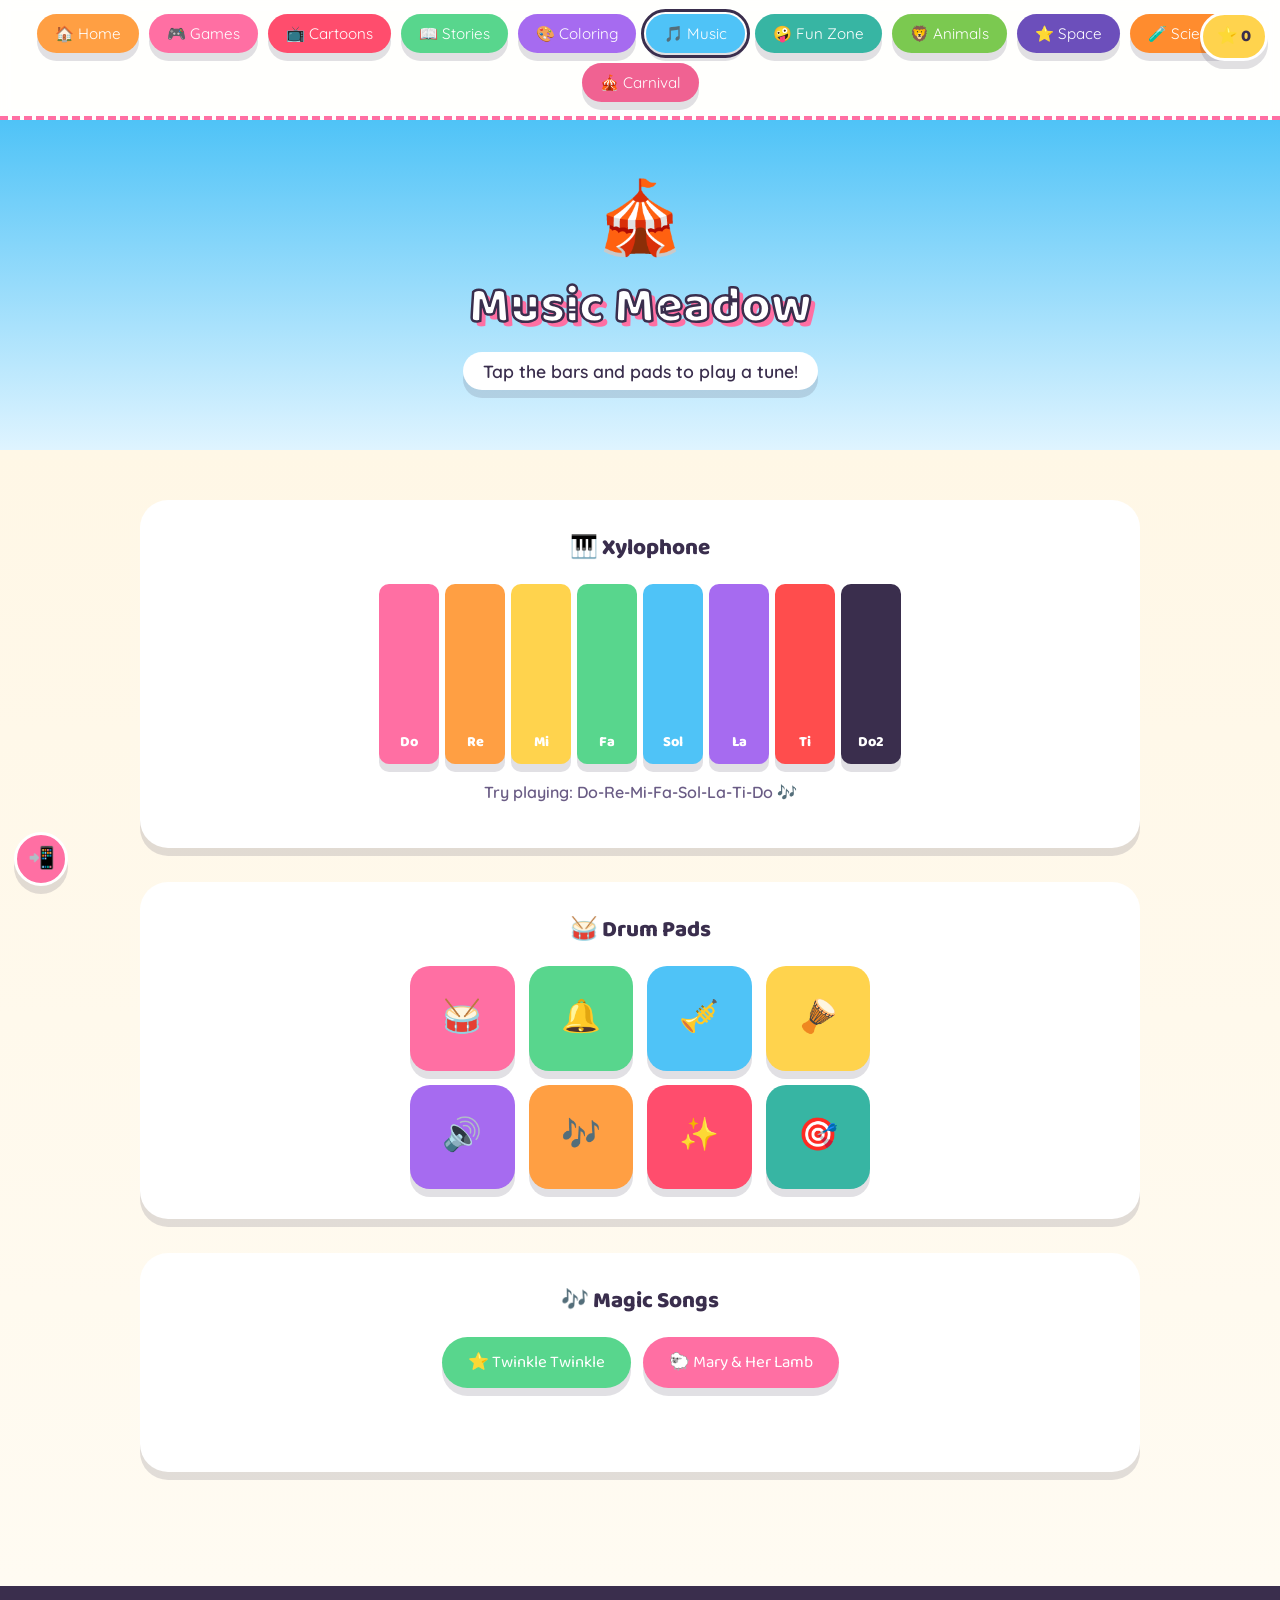
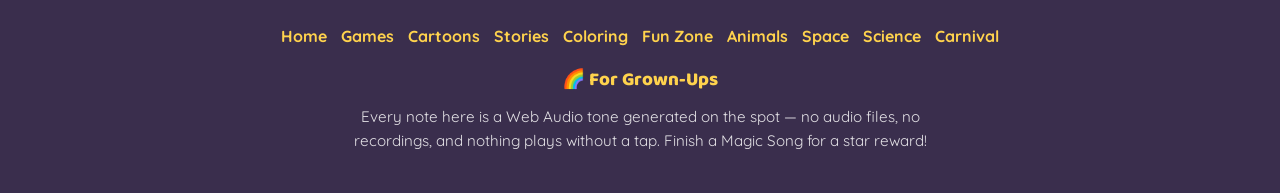
<file: music.html>
<!DOCTYPE html>
<html lang="en">
<head>
<meta charset="UTF-8">
<meta name="viewport" content="width=device-width, initial-scale=1.0, viewport-fit=cover">
<link rel="icon" href="icon.jpeg" type="image/jpeg" sizes="any">
<link rel="icon" href="favicon.svg" type="image/svg+xml">
<link rel="icon" href="favicon-32.png" sizes="32x32" type="image/png">
<link rel="apple-touch-icon" href="icon.jpeg">
<link rel="manifest" href="manifest.webmanifest">
<meta name="theme-color" content="#4FC3F7">
<meta name="apple-mobile-web-app-capable" content="yes">
<meta name="mobile-web-app-capable" content="yes">
<meta name="apple-mobile-web-app-title" content="Sunny Cloud">
<title>Music Meadow 🎪 | Sunny Cloud Wonderland</title>
<link rel="preconnect" href="https://fonts.googleapis.com">
<link rel="preconnect" href="https://fonts.gstatic.com" crossorigin>
<link href="https://fonts.googleapis.com/css2?family=Baloo+2:wght@500;700;800&family=Quicksand:wght@500;600;700&display=swap" rel="stylesheet">
<link rel="stylesheet" href="common.css">
<style>
  #music-land{ background:linear-gradient(180deg,#FFF7E6,#FFFBF2);}
  .xylophone{ display:flex; gap:6px; justify-content:center; flex-wrap:wrap; max-width:640px; margin:0 auto;}
  .bar{
    width:60px; height:180px; border-radius:10px; box-shadow:var(--shadow);
    display:flex; align-items:flex-end; justify-content:center; padding-bottom:10px;
    font-weight:800; color:white; font-size:.9rem; transition:transform .08s;
  }
  .bar:active{ transform:scale(0.94) translateY(4px);}

  .drum-grid{
    display:grid; grid-template-columns:repeat(4,1fr); gap:14px; max-width:460px; margin:0 auto;
  }
  .drum-pad{
    aspect-ratio:1/1; border-radius:20px; box-shadow:var(--shadow);
    display:flex; align-items:center; justify-content:center; font-size:2rem;
    color:white; font-weight:800; transition:transform .08s;
  }
  .drum-pad:active{ transform:scale(0.92); }
  .d0{ background:var(--bubblegum); } .d1{ background:var(--grass); }
  .d2{ background:#4FC3F7; } .d3{ background:var(--sun); color:var(--ink);}
  .d4{ background:var(--grape); } .d5{ background:#FF9F43; }
  .d6{ background:#FF4D6D; } .d7{ background:#37B5A3; }

  .section-heading{ text-align:center; font-size:1.4rem; margin:0 0 18px; }
  .song-btns{ display:flex; gap:12px; justify-content:center; flex-wrap:wrap; }
  .song-btns .center-btn{ margin:0 !important; }
</style>
</head>
<body>

<nav class="navbar">
  <a class="balloon-btn b5" href="index.html">🏠 Home</a>
  <a class="balloon-btn b1" href="games.html">🎮 Games</a>
  <a class="balloon-btn b6" href="videos.html">📺 Cartoons</a>
  <a class="balloon-btn b2" href="stories.html">📖 Stories</a>
  <a class="balloon-btn b3" href="coloring.html">🎨 Coloring</a>
  <a class="balloon-btn b4 current" href="music.html">🎵 Music</a>
  <a class="balloon-btn b7" href="fun-zone.html">🤪 Fun Zone</a>
  <a class="balloon-btn b8" href="animals.html">🦁 Animals</a>
  <a class="balloon-btn b9" href="space.html">⭐ Space</a>
  <a class="balloon-btn b10" href="experiments.html">🧪 Science</a>
  <a class="balloon-btn b11" href="carnival.html">🎪 Carnival</a>
</nav>

<div class="sky-bg">
  <div class="cloud" style="width:120px;height:50px;top:15%;left:-10%;animation-duration:40s;"></div>
  <header class="page-hero">
    <div class="mascot" aria-hidden="true">🎪</div>
    <h1>Music Meadow</h1>
    <p>Tap the bars and pads to play a tune!</p>
  </header>
</div>

<main class="land" id="music-land">
  <div class="panel">
    <h3 class="section-heading">🎹 Xylophone</h3>
    <div class="xylophone" id="xylophone"></div>
    <p style="text-align:center;margin-top:18px;color:#6a5c85;font-weight:600;">Try playing: Do-Re-Mi-Fa-Sol-La-Ti-Do 🎶</p>
  </div>

  <div class="panel">
    <h3 class="section-heading">🥁 Drum Pads</h3>
    <div class="drum-grid" id="drum-grid"></div>
  </div>

  <div class="panel">
    <h3 class="section-heading">🎶 Magic Songs</h3>
    <div class="song-btns">
      <button id="song-twinkle" class="center-btn">⭐ Twinkle Twinkle</button>
      <button id="song-mary" class="center-btn" style="background:var(--bubblegum);">🐑 Mary &amp; Her Lamb</button>
    </div>
    <p id="song-status" style="text-align:center; margin-top:14px; font-weight:700; color:#6a5c85; min-height:1.5em;"></p>
  </div>
</main>

<footer>
  <div class="foot-links">
    <a href="index.html">Home</a>
    <a href="games.html">Games</a>
    <a href="videos.html">Cartoons</a>
    <a href="stories.html">Stories</a>
    <a href="coloring.html">Coloring</a>
    <a href="fun-zone.html">Fun Zone</a>
    <a href="animals.html">Animals</a>
    <a href="space.html">Space</a>
    <a href="experiments.html">Science</a>
    <a href="carnival.html">Carnival</a>
  </div>
  <h3>🌈 For Grown-Ups</h3>
  <div class="grownups">
    Every note here is a Web Audio tone generated on the spot — no audio files, no recordings, and nothing plays without a tap. Finish a Magic Song for a star reward!
  </div>
</footer>

<script src="common.js"></script>
<script>
let audioCtx = null;
function playTone(freq, dur=0.6, type='sine'){
  if(!audioCtx) audioCtx = new (window.AudioContext||window.webkitAudioContext)();
  const osc = audioCtx.createOscillator();
  const gain = audioCtx.createGain();
  osc.type = type;
  osc.frequency.value = freq;
  gain.gain.setValueAtTime(0.2, audioCtx.currentTime);
  gain.gain.exponentialRampToValueAtTime(0.001, audioCtx.currentTime + dur);
  osc.connect(gain);
  gain.connect(audioCtx.destination);
  osc.start();
  osc.stop(audioCtx.currentTime + dur);
}

/* Xylophone */
const notes = [
  {n:'Do',f:261.6,c:'#FF6FA3'},
  {n:'Re',f:293.7,c:'#FF9F43'},
  {n:'Mi',f:329.6,c:'#FFD34D'},
  {n:'Fa',f:349.2,c:'#58D68D'},
  {n:'Sol',f:392.0,c:'#4FC3F7'},
  {n:'La',f:440.0,c:'#A66BF0'},
  {n:'Ti',f:493.9,c:'#FF4D4D'},
  {n:'Do2',f:523.3,c:'#3A2E4D'}
];
const xylo = document.getElementById('xylophone');
notes.forEach(note=>{
  const bar = document.createElement('button');
  bar.className = 'bar';
  bar.style.background = note.c;
  bar.textContent = note.n;
  bar.addEventListener('click', ()=>playTone(note.f));
  xylo.appendChild(bar);
});

/* Drum pads - percussive noise + tone blend */
const drums = [
  {label:'🥁', freq:110}, {label:'🔔', freq:880}, {label:'🎺', freq:220}, {label:'🪘', freq:150},
  {label:'🔊', freq:60}, {label:'🎶', freq:660}, {label:'✨', freq:990}, {label:'🎯', freq:330}
];
const drumGrid = document.getElementById('drum-grid');
drums.forEach((d,i)=>{
  const pad = document.createElement('button');
  pad.className = 'drum-pad d'+i;
  pad.textContent = d.label;
  pad.addEventListener('click', ()=>playTone(d.freq, 0.3, i%2===0?'square':'triangle'));
  drumGrid.appendChild(pad);
});

/* ============ MAGIC SONGS ============ */
let songTimer = null;
const twinkleSeq = [
  [261.6,.4],[261.6,.4],[392,.4],[392,.4],[440,.4],[440,.4],[392,.8],
  [349.2,.4],[349.2,.4],[329.6,.4],[329.6,.4],[293.7,.4],[293.7,.4],[261.6,.8],
  [392,.4],[392,.4],[349.2,.4],[349.2,.4],[329.6,.4],[329.6,.4],[293.7,.8],
  [392,.4],[392,.4],[349.2,.4],[349.2,.4],[329.6,.4],[329.6,.4],[293.7,.8],
  [261.6,.4],[261.6,.4],[392,.4],[392,.4],[440,.4],[440,.4],[392,.8],
  [349.2,.4],[349.2,.4],[329.6,.4],[329.6,.4],[293.7,.4],[293.7,.4],[261.6,.8]
];
const marySeq = [
  [329.6,.4],[293.7,.4],[261.6,.4],[293.7,.4],[329.6,.4],[329.6,.4],[329.6,.8],
  [293.7,.4],[293.7,.4],[293.7,.8],[329.6,.4],[392,.4],[392,.8],
  [329.6,.4],[293.7,.4],[261.6,.4],[293.7,.4],[329.6,.4],[329.6,.4],[329.6,.4],[329.6,.4],
  [293.7,.4],[293.7,.4],[329.6,.4],[293.7,.4],[261.6,.8]
];
function playSong(name, notes){
  if(songTimer) return;
  SCW.sound('pop');
  const status = document.getElementById('song-status');
  status.textContent = '♪ ' + name + ' playing...';
  let t = 0;
  notes.forEach(n=>{
    setTimeout(()=>playTone(n[0], Math.max(n[1]*0.9, 0.12)), t*1000);
    t += n[1];
  });
  songTimer = setTimeout(()=>{
    songTimer = null;
    status.textContent = '';
    SCW.sound('tada'); SCW.popConfetti(30); SCW.addStars(1);
    SCW.showMascotSay('Beautiful music! You earned a star! 🎵⭐', 2600);
  }, t*1000 + 300);
}
document.getElementById('song-twinkle').addEventListener('click', ()=>playSong('Twinkle Twinkle ⭐', twinkleSeq));
document.getElementById('song-mary').addEventListener('click', ()=>playSong('Mary Had a Little Lamb 🐑', marySeq));
</script>
</body>
</html>
</file>
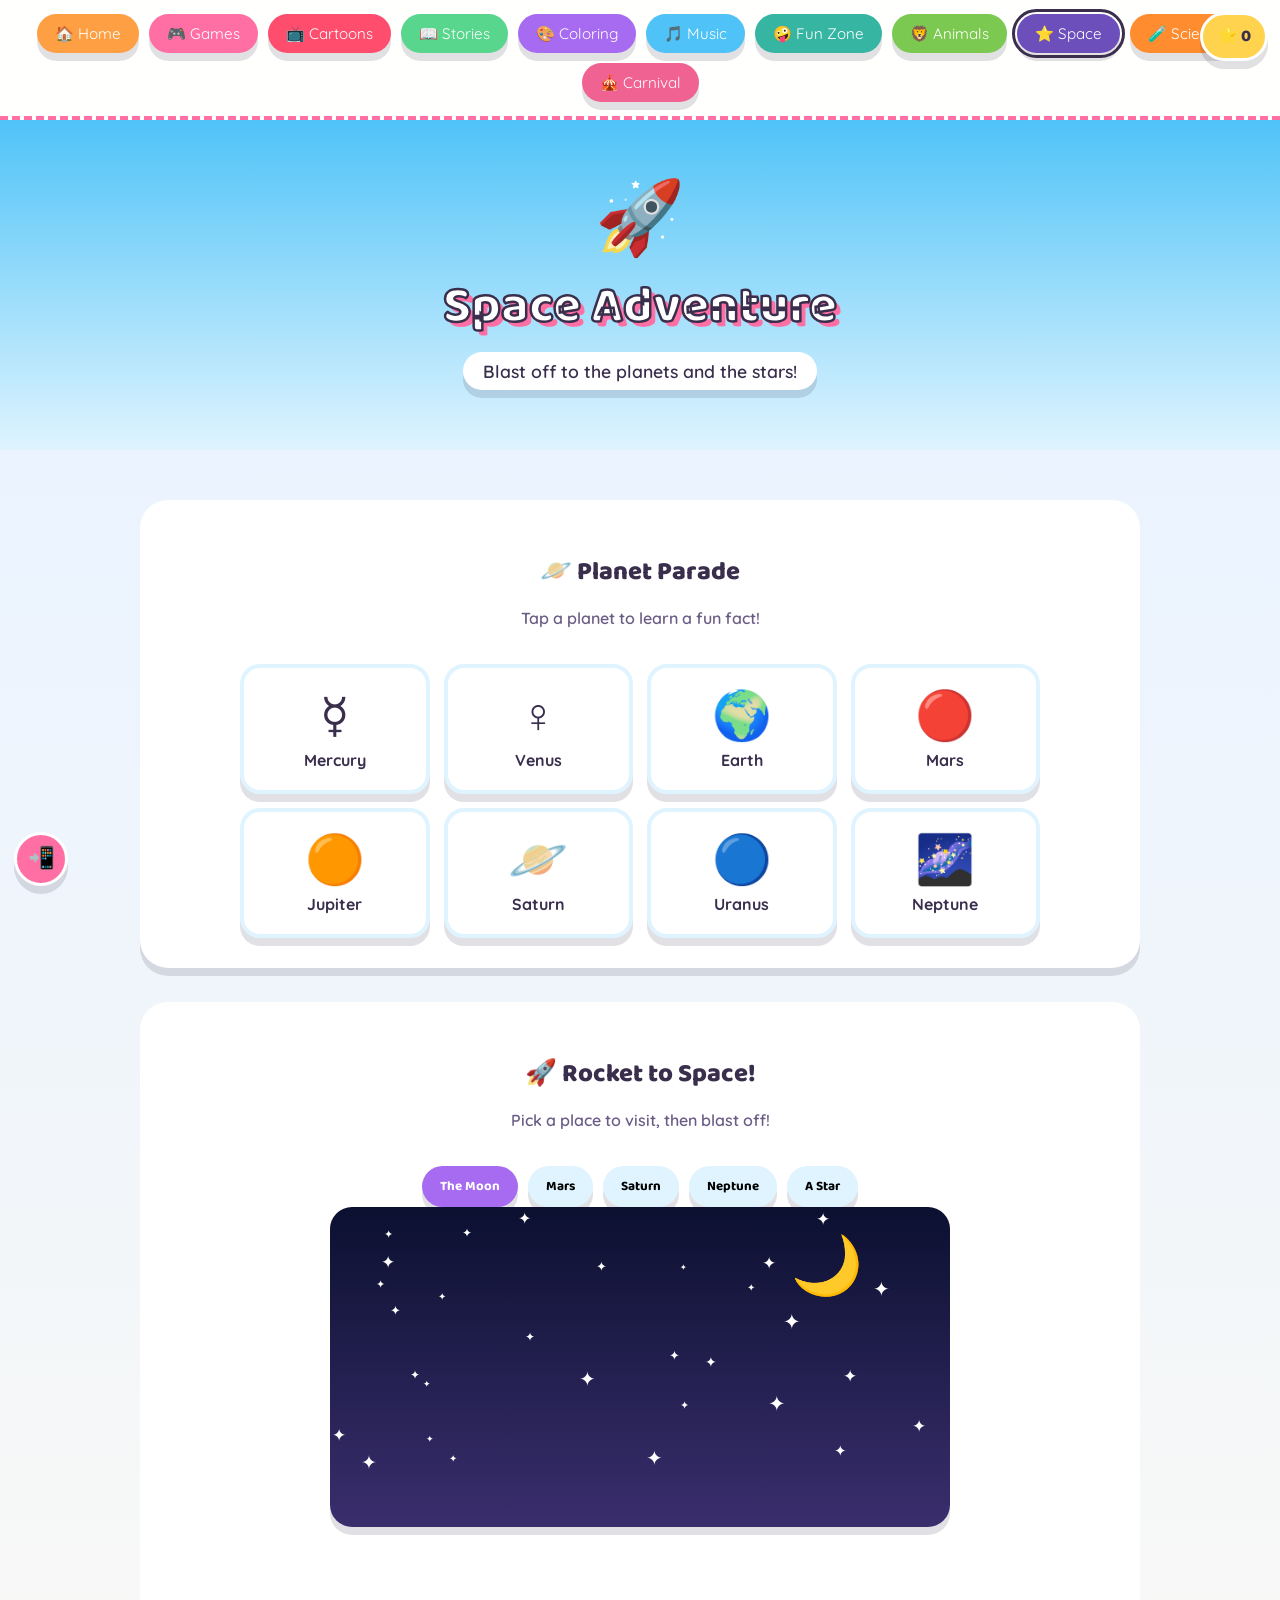
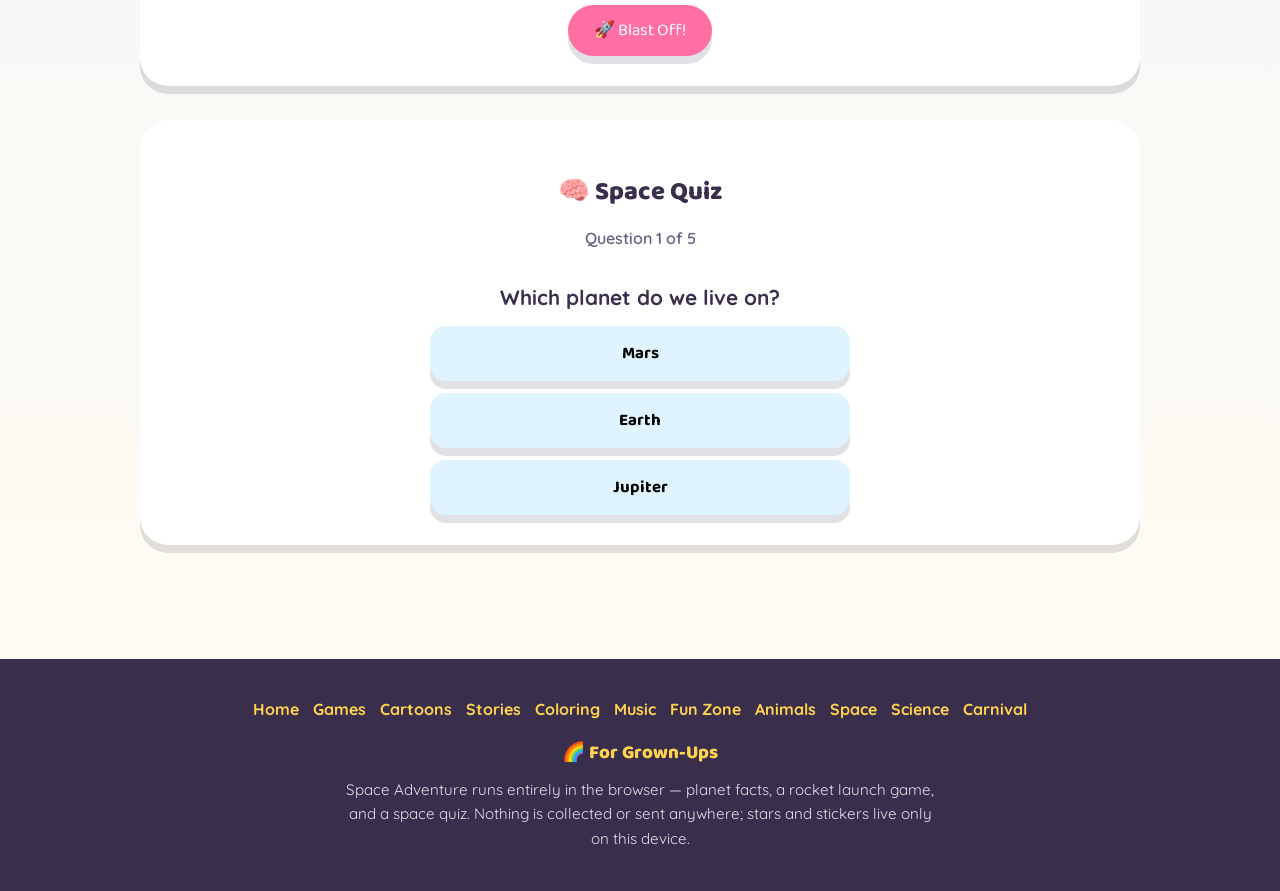
<file: space.html>
<!DOCTYPE html>
<html lang="en">
<head>
<meta charset="UTF-8">
<meta name="viewport" content="width=device-width, initial-scale=1.0, viewport-fit=cover">
<link rel="icon" href="icon.jpeg" type="image/jpeg" sizes="any">
<link rel="icon" href="favicon.svg" type="image/svg+xml">
<link rel="icon" href="favicon-32.png" sizes="32x32" type="image/png">
<link rel="apple-touch-icon" href="icon.jpeg">
<link rel="manifest" href="manifest.webmanifest">
<meta name="theme-color" content="#4FC3F7">
<meta name="apple-mobile-web-app-capable" content="yes">
<meta name="mobile-web-app-capable" content="yes">
<title>Space Adventure 🚀 | Sunny Cloud Wonderland</title>
<link rel="preconnect" href="https://fonts.googleapis.com">
<link rel="preconnect" href="https://fonts.gstatic.com" crossorigin>
<link href="https://fonts.googleapis.com/css2?family=Baloo+2:wght@500;700;800&family=Quicksand:wght@500;600;700&display=swap" rel="stylesheet">
<link rel="stylesheet" href="common.css">
<style>
  #space-land{ background:linear-gradient(180deg,#EAF3FF,#FFFBF2); }
  .planets{ display:grid; grid-template-columns:repeat(auto-fit,minmax(150px,1fr)); gap:14px; max-width:800px; margin:0 auto; }
  .planet-card{ background:white; border-radius:20px; padding:16px; text-align:center; cursor:pointer; box-shadow:var(--shadow); transition:transform .15s; border:4px solid var(--sky-light); }
  .planet-card:hover{ transform:translateY(-4px); }
  .planet-card .p-emoji{ font-size:3rem; display:block; }
  .planet-card h4{ margin:6px 0 4px; }
  .planet-card p{ margin:0; font-size:.9rem; color:#6a5c85; display:none; }
  .planet-card.open p{ display:block; animation:popIn .25s ease; }
  .rocket-stage{ max-width:620px; margin:0 auto; text-align:center; }
  .skyline{ position:relative; height:320px; background:linear-gradient(180deg,#0b1030,#3a2e6d); border-radius:22px; overflow:hidden; box-shadow:var(--shadow); }
  .stars-in{ position:absolute; inset:0; }
  .skyline .star{ position:absolute; color:white; animation:twinkleK 1.6s ease-in-out infinite; }
  @keyframes twinkleK{ 0%,100%{opacity:.3;} 50%{opacity:1;} }
  .skyline .bigrocket{ position:absolute; bottom:-90px; left:50%; margin-left:-40px; font-size:4.6rem; transition:bottom 3.4s ease; }
  .skyline .planet-target{ position:absolute; top:6%; right:14%; font-size:3.6rem; }
  .skyline.launched .bigrocket{ bottom:88%; }
  .count-num{ font-size:3rem; font-weight:800; color:white; min-height:1.2em; }
  .dest-chips{ display:flex; gap:10px; justify-content:center; flex-wrap:wrap; margin-top:14px; }
  .dest-chip{ padding:10px 18px; border-radius:999px; background:var(--sky-light); font-weight:700; box-shadow:var(--shadow); }
  .dest-chip.active{ background:var(--grape); color:white; }
  .quiz-opts{ display:grid; gap:12px; max-width:420px; margin:0 auto; }
  .quiz-opt{ padding:14px; border-radius:16px; background:var(--sky-light); font-weight:700; font-size:1.05rem; box-shadow:var(--shadow); }
  .quiz-opt.correct{ background:var(--grass); color:white; }
  .quiz-opt.wrong{ background:#FF6F6F; color:white; }
  .big{ font-size:3rem; }
</style>
</head>
<body>

<nav class="navbar">
  <a class="balloon-btn b5" href="index.html">🏠 Home</a>
  <a class="balloon-btn b1" href="games.html">🎮 Games</a>
  <a class="balloon-btn b6" href="videos.html">📺 Cartoons</a>
  <a class="balloon-btn b2" href="stories.html">📖 Stories</a>
  <a class="balloon-btn b3" href="coloring.html">🎨 Coloring</a>
  <a class="balloon-btn b4" href="music.html">🎵 Music</a>
  <a class="balloon-btn b7" href="fun-zone.html">🤪 Fun Zone</a>
  <a class="balloon-btn b8" href="animals.html">🦁 Animals</a>
  <a class="balloon-btn b9 current" href="space.html">⭐ Space</a>
  <a class="balloon-btn b10" href="experiments.html">🧪 Science</a>
  <a class="balloon-btn b11" href="carnival.html">🎪 Carnival</a>
</nav>

<div class="sky-bg">
  <div class="cloud" style="width:110px;height:46px;top:12%;left:-10%;animation-duration:42s;"></div>
  <header class="page-hero">
    <div class="mascot" aria-hidden="true">🚀</div>
    <h1>Space Adventure</h1>
    <p>Blast off to the planets and the stars!</p>
  </header>
</div>

<main class="land" id="space-land">
  <div class="panel">
    <h2 class="land-title" style="font-size:1.6rem;">🪐 Planet Parade</h2>
    <p class="land-sub">Tap a planet to learn a fun fact!</p>
    <div class="planets" id="planet-grid"></div>
  </div>

  <div class="panel">
    <h2 class="land-title" style="font-size:1.6rem;">🚀 Rocket to Space!</h2>
    <p class="land-sub">Pick a place to visit, then blast off!</p>
    <div class="rocket-stage">
      <div class="dest-chips" id="dest-chips"></div>
      <div class="skyline" id="skyline">
        <div class="stars-in" id="space-stars"></div>
        <div class="planet-target" id="planet-target">🌙</div>
        <div class="bigrocket" id="big-rocket">🚀</div>
      </div>
      <div class="count-num" id="count-num"></div>
      <button class="center-btn" id="launch-btn" style="background:var(--bubblegum);">🚀 Blast Off!</button>
    </div>
  </div>

  <div class="panel">
    <h2 class="land-title" style="font-size:1.6rem;">🧠 Space Quiz</h2>
    <p class="land-sub" id="spaceq-progress">Question 1</p>
    <div id="spaceq-body"></div>
  </div>
</main>

<footer>
  <div class="foot-links">
    <a href="index.html">Home</a>
    <a href="games.html">Games</a>
    <a href="videos.html">Cartoons</a>
    <a href="stories.html">Stories</a>
    <a href="coloring.html">Coloring</a>
    <a href="music.html">Music</a>
    <a href="fun-zone.html">Fun Zone</a>
    <a href="animals.html">Animals</a>
    <a href="space.html">Space</a>
    <a href="experiments.html">Science</a>
    <a href="carnival.html">Carnival</a>
  </div>
  <h3>🌈 For Grown-Ups</h3>
  <div class="grownups">Space Adventure runs entirely in the browser — planet facts, a rocket launch game, and a space quiz. Nothing is collected or sent anywhere; stars and stickers live only on this device.</div>
</footer>

<script src="common.js"></script>
<script>
/* ============ PLANET PARADE ============ */
const planets = [
  {name:'Mercury', emoji:'☿️', fact:'Mercury is the smallest planet and the closest to the Sun!'},
  {name:'Venus', emoji:'♀️', fact:'Venus is SO hot it could melt a lead pencil!'},
  {name:'Earth', emoji:'🌍', fact:'Earth is the only planet we know with life — that\u2019s us!'},
  {name:'Mars', emoji:'🔴', fact:'Mars is called the Red Planet because of its rusty dust!'},
  {name:'Jupiter', emoji:'🟠', fact:'Jupiter is the biggest planet — 1,300 Earths could fit inside!'},
  {name:'Saturn', emoji:'🪐', fact:'Saturn has beautiful rings made of ice and rock!'},
  {name:'Uranus', emoji:'🔵', fact:'Uranus spins on its side like a rolling ball!'},
  {name:'Neptune', emoji:'🌌', fact:'Neptune has the fastest winds in the whole solar system!'}
];
const seenPlanet = {};
function buildPlanets(){
  const grid = document.getElementById('planet-grid');
  grid.innerHTML = '';
  planets.forEach((p, i) => {
    const card = document.createElement('div');
    card.className = 'planet-card';
    card.innerHTML = '<span class="p-emoji">' + p.emoji + '</span><h4>' + p.name + '</h4><p>' + p.fact + '</p>';
    card.addEventListener('click', () => {
      card.classList.toggle('open');
      SCW.sound('pop');
      if(card.classList.contains('open') && !seenPlanet[i]){ seenPlanet[i] = true; SCW.popConfetti(8); }
    });
    grid.appendChild(card);
  });
}

/* ============ ROCKET LAUNCH ============ */
const destinations = [
  {name:'The Moon', emoji:'🌙'},
  {name:'Mars', emoji:'🔴'},
  {name:'Saturn', emoji:'🪐'},
  {name:'Neptune', emoji:'🌌'},
  {name:'A Star', emoji:'⭐'}
];
let destIdx = 0, launching = false;
function buildDests(){
  const chips = document.getElementById('dest-chips');
  chips.innerHTML = '';
  destinations.forEach((d, i) => {
    const b = document.createElement('button');
    b.className = 'dest-chip' + (i === destIdx ? ' active' : '');
    b.textContent = d.name;
    b.addEventListener('click', () => {
      destIdx = i;
      buildDests();
      document.getElementById('planet-target').textContent = d.emoji;
      SCW.sound('pop');
    });
    chips.appendChild(b);
  });
  document.getElementById('planet-target').textContent = destinations[destIdx].emoji;
}
function addSpaceStars(){
  const wrap = document.getElementById('space-stars');
  for(let i = 0; i < 30; i++){
    const s = document.createElement('div');
    s.className = 'star';
    s.textContent = '✦';
    s.style.left = (Math.random() * 94) + '%';
    s.style.top = (Math.random() * 90) + '%';
    s.style.fontSize = (0.5 + Math.random() * 0.8) + 'rem';
    s.style.animationDelay = (-Math.random() * 2) + 's';
    wrap.appendChild(s);
  }
}
document.getElementById('launch-btn').addEventListener('click', () => {
  if(launching) return;
  launching = true;
  document.getElementById('count-num').textContent = '3';
  SCW.sound('pop');
  setTimeout(() => { document.getElementById('count-num').textContent = '2'; SCW.sound('pop'); }, 800);
  setTimeout(() => { document.getElementById('count-num').textContent = '1'; SCW.sound('pop'); }, 1600);
  setTimeout(() => {
    document.getElementById('count-num').textContent = '';
    document.getElementById('skyline').classList.add('launched');
    SCW.sound('tada');
  }, 2400);
  setTimeout(() => {
    SCW.popConfetti(60); SCW.sound('win'); SCW.addStars(2);
    document.getElementById('count-num').textContent = 'You reached ' + destinations[destIdx].name + '! 🎉';
    SCW.showMascotSay('Blast off! Welcome to ' + destinations[destIdx].name + '! 🚀✨', 3000);
    setTimeout(() => {
      document.getElementById('skyline').classList.remove('launched');
      document.getElementById('count-num').textContent = '';
      launching = false;
    }, 3200);
  }, 5900);
});

/* ============ SPACE QUIZ ============ */
const spaceQ = [
  {q:'Which planet do we live on?', o:['Mars','Earth','Jupiter'], c:1},
  {q:'What do we call a rock that zooms through space?', o:['A loony','A meteor','A marble'], c:1},
  {q:'Which planet is nearest the Sun?', o:['Venus','Mercury','Earth'], c:1},
  {q:'What shines in the sky at night?', o:['Stars','Cookies','Marbles'], c:0},
  {q:'Who was the first person on the Moon?', o:['Neil Armstrong','Buzz Lightyear','Mickey Mouse'], c:0}
];
let sqIdx = 0, sqScore = 0, sqLock = false;
function renderSpaceQ(){
  const prog = document.getElementById('spaceq-progress');
  const body = document.getElementById('spaceq-body');
  if(sqIdx >= spaceQ.length){
    prog.textContent = 'Score: ' + sqScore + ' / ' + spaceQ.length;
    body.innerHTML = '<div class="quiz-done" style="text-align:center;"><div class="big">🚀</div><p style="font-size:1.3rem;font-weight:700;">Space genius! ' + sqScore + ' right!</p><button class="center-btn" id="spaceq-again">🔄 Play Again</button></div>';
    document.getElementById('spaceq-again').addEventListener('click', () => { sqIdx = 0; sqScore = 0; renderSpaceQ(); });
    SCW.sound('tada'); SCW.popConfetti(40); SCW.addStars(sqScore);
    return;
  }
  prog.textContent = 'Question ' + (sqIdx + 1) + ' of ' + spaceQ.length;
  const item = spaceQ[sqIdx];
  body.innerHTML = '<div class="quiz-q" style="font-size:1.3rem;font-weight:700;margin-bottom:16px;text-align:center;">' + item.q + '</div>';
  const opts = document.createElement('div');
  opts.className = 'quiz-opts';
  sqLock = false;
  item.o.forEach((ans, i) => {
    const b = document.createElement('button');
    b.className = 'quiz-opt';
    b.textContent = ans;
    b.addEventListener('click', () => {
      if(sqLock) return;
      sqLock = true;
      if(i === item.c){ b.classList.add('correct'); sqScore++; SCW.sound('star'); }
      else { b.classList.add('wrong'); opts.children[item.c].classList.add('correct'); SCW.sound('boing'); }
      setTimeout(() => { sqIdx++; renderSpaceQ(); }, 950);
    });
    opts.appendChild(b);
  });
  body.appendChild(opts);
}
buildPlanets();
buildDests();
addSpaceStars();
renderSpaceQ();
</script>
</body>
</html>
</file>
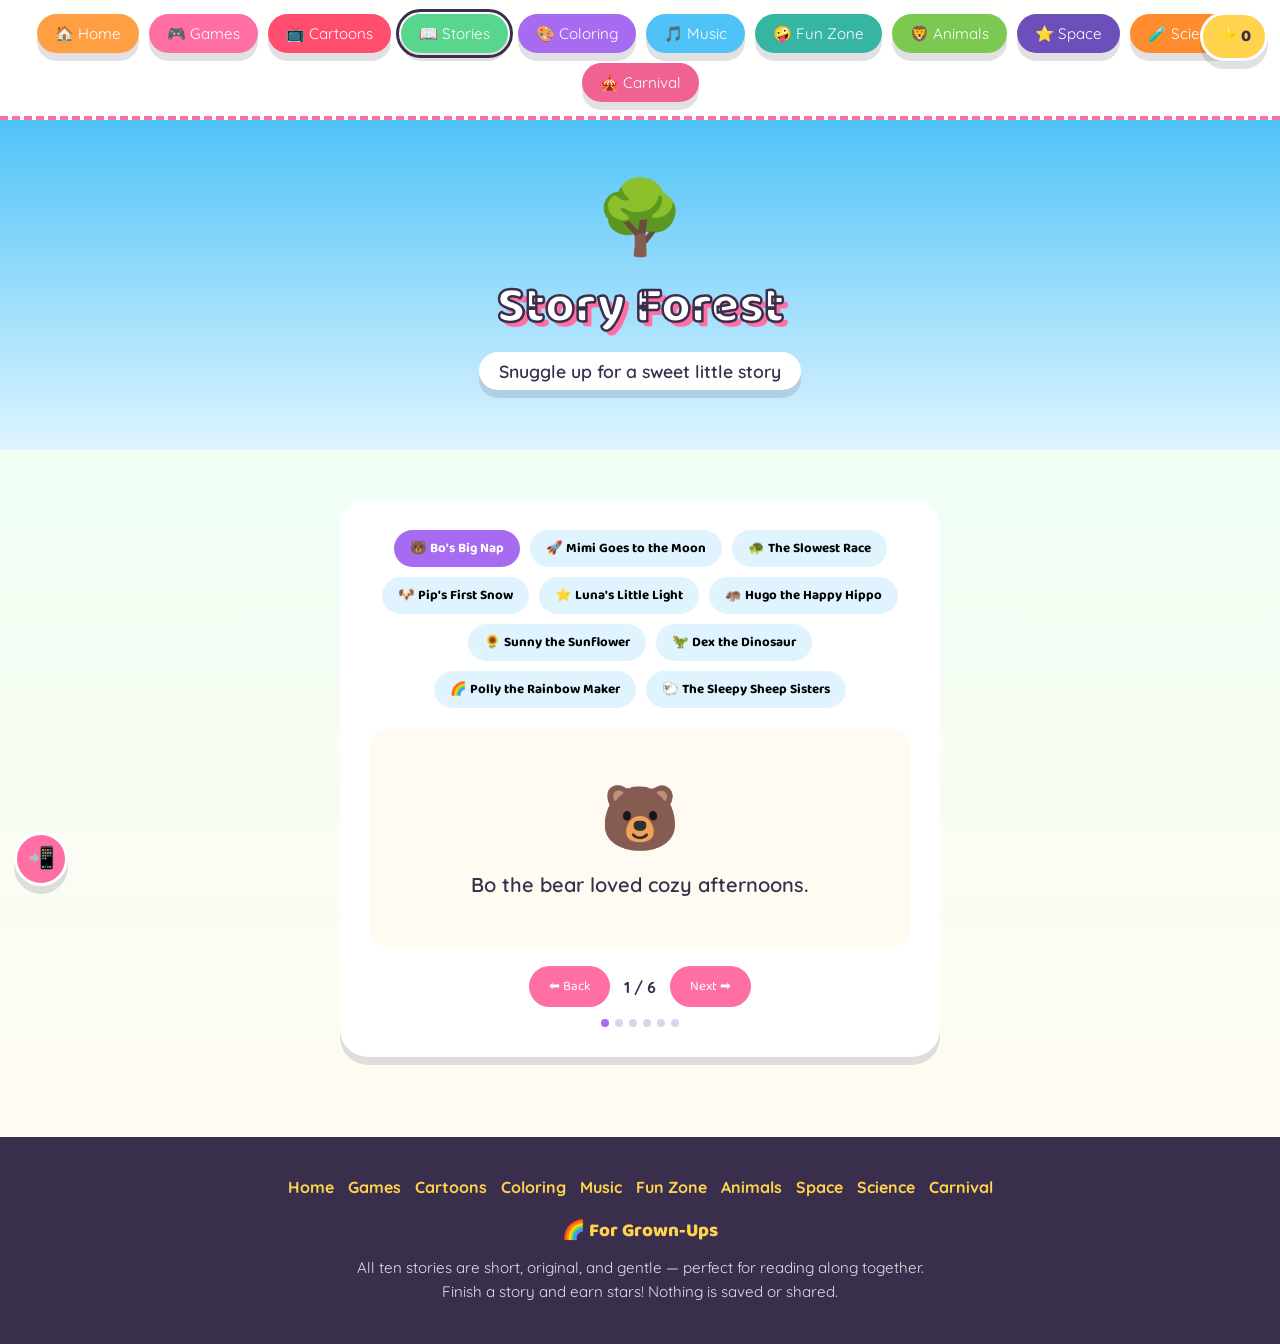
<file: stories.html>
<!DOCTYPE html>
<html lang="en">
<head>
<meta charset="UTF-8">
<meta name="viewport" content="width=device-width, initial-scale=1.0, viewport-fit=cover">
<link rel="icon" href="icon.jpeg" type="image/jpeg" sizes="any">
<link rel="icon" href="favicon.svg" type="image/svg+xml">
<link rel="icon" href="favicon-32.png" sizes="32x32" type="image/png">
<link rel="apple-touch-icon" href="icon.jpeg">
<link rel="manifest" href="manifest.webmanifest">
<meta name="theme-color" content="#4FC3F7">
<meta name="apple-mobile-web-app-capable" content="yes">
<meta name="mobile-web-app-capable" content="yes">
<meta name="apple-mobile-web-app-title" content="Sunny Cloud">
<title>Story Forest 🌳 | Sunny Cloud Wonderland</title>
<link rel="preconnect" href="https://fonts.googleapis.com">
<link rel="preconnect" href="https://fonts.gstatic.com" crossorigin>
<link href="https://fonts.googleapis.com/css2?family=Baloo+2:wght@500;700;800&family=Quicksand:wght@500;600;700&display=swap" rel="stylesheet">
<link rel="stylesheet" href="common.css">
<style>
  #stories-land{ background:linear-gradient(180deg,#F0FFF4,#FFFBF2);}
  .story-book{ max-width:600px; margin:0 auto; text-align:center; }
  .story-page{
    background:var(--cream); border-radius:20px; padding:30px; min-height:220px;
    display:flex; flex-direction:column; align-items:center; justify-content:center; gap:14px;
  }
  .story-emoji{ font-size:4rem;}
  .story-text{ font-size:1.25rem; font-weight:600; line-height:1.5;}
  .story-nav{ display:flex; justify-content:center; gap:14px; margin-top:18px;}
  .story-nav button{ padding:10px 20px; border-radius:999px; background:var(--bubblegum); color:white;}
  .story-picker{ display:flex; gap:10px; justify-content:center; margin-bottom:20px; flex-wrap:wrap;}
  .story-picker button{ padding:8px 16px; border-radius:999px; background:var(--sky-light); font-weight:700;}
  .story-picker button.active{ background:var(--grape); color:white;}
  .story-dots{ display:flex; gap:6px; justify-content:center; margin-top:12px; }
  .story-dots span{ width:8px; height:8px; border-radius:50%; background:#DCD3EE; }
  .story-dots span.on{ background:var(--grape); }
</style>
</head>
<body>

<nav class="navbar">
  <a class="balloon-btn b5" href="index.html">🏠 Home</a>
  <a class="balloon-btn b1" href="games.html">🎮 Games</a>
  <a class="balloon-btn b6" href="videos.html">📺 Cartoons</a>
  <a class="balloon-btn b2 current" href="stories.html">📖 Stories</a>
  <a class="balloon-btn b3" href="coloring.html">🎨 Coloring</a>
  <a class="balloon-btn b4" href="music.html">🎵 Music</a>
  <a class="balloon-btn b7" href="fun-zone.html">🤪 Fun Zone</a>
  <a class="balloon-btn b8" href="animals.html">🦁 Animals</a>
  <a class="balloon-btn b9" href="space.html">⭐ Space</a>
  <a class="balloon-btn b10" href="experiments.html">🧪 Science</a>
  <a class="balloon-btn b11" href="carnival.html">🎪 Carnival</a>
</nav>

<div class="sky-bg">
  <div class="cloud" style="width:120px;height:50px;top:15%;left:-10%;animation-duration:40s;"></div>
  <header class="page-hero">
    <div class="mascot" aria-hidden="true">🌳</div>
    <h1>Story Forest</h1>
    <p>Snuggle up for a sweet little story</p>
  </header>
</div>

<main class="land" id="stories-land">
  <div class="panel story-book">
    <div class="story-picker" id="story-picker"></div>
    <div class="story-page">
      <div class="story-emoji" id="story-emoji">🐻</div>
      <div class="story-text" id="story-text"></div>
    </div>
    <div class="story-nav">
      <button id="story-prev">⬅ Back</button>
      <span id="story-page-num" style="align-self:center;font-weight:700;"></span>
      <button id="story-next">Next ➡</button>
    </div>
    <div class="story-dots" id="story-dots"></div>
  </div>
</main>

<footer>
  <div class="foot-links">
    <a href="index.html">Home</a>
    <a href="games.html">Games</a>
    <a href="videos.html">Cartoons</a>
    <a href="coloring.html">Coloring</a>
    <a href="music.html">Music</a>
    <a href="fun-zone.html">Fun Zone</a>
    <a href="animals.html">Animals</a>
    <a href="space.html">Space</a>
    <a href="experiments.html">Science</a>
    <a href="carnival.html">Carnival</a>
  </div>
  <h3>🌈 For Grown-Ups</h3>
  <div class="grownups">
    All ten stories are short, original, and gentle — perfect for reading along together. Finish a story and earn stars! Nothing is saved or shared.
  </div>
</footer>

<script src="common.js"></script>
<script>
const stories = [
  { title:"Bo's Big Nap", emoji:'🐻', pages:[
    "Bo the bear loved cozy afternoons.",
    "One day he found a soft mossy hill.",
    "He rolled in the grass and giggled.",
    "The sun felt warm on his furry tummy.",
    "Bo curled up in a ball...",
    "...and drifted off into a big, happy nap. Zzz 💤"
  ]},
  { title:"Mimi Goes to the Moon", emoji:'🚀', pages:[
    "Mimi built a rocket out of cardboard boxes.",
    "She painted it silver and gold.",
    "3... 2... 1... blast off, she whispered!",
    "Mimi zoomed past fluffy clouds.",
    "She waved to the twinkly stars.",
    "Mimi landed gently on the moon and did a happy little moon-jump! 🌙"
  ]},
  { title:"The Slowest Race", emoji:'🐢', pages:[
    "Tilly the turtle joined the big race.",
    "All the other animals dashed ahead fast.",
    "Tilly took slow, steady steps instead.",
    "The fast animals stopped to nap in the shade.",
    "Tilly kept walking, slow and sure.",
    "Tilly crossed the finish line first — hooray for going steady! 🏁"
  ]},
  { title:"Pip's First Snow", emoji:'🐶', pages:[
    "Pip the puppy woke up to a white, quiet world.",
    "He sniffed the air — everything smelled new!",
    "He bounded outside and left tiny paw prints.",
    "Pip chased snowflakes as they danced down.",
    "He made a very lopsided snow-pup with his nose.",
    "Pip trotted home with cold paws and a warm, happy heart. ❄️"
  ]},
  { title:"Luna's Little Light", emoji:'⭐', pages:[
    "Luna was the smallest star in the whole sky.",
    "She worried her light was too tiny to matter.",
    "One cloudy night, a lost owl couldn't find her way home.",
    "Luna shone as brightly as she possibly could.",
    "Her little light peeked through the clouds — just enough.",
    "The owl found her way home, and Luna learned: small lights matter too. ⭐"
  ]},
  { title:"Hugo the Happy Hippo", emoji:'🦛', pages:[
    "Hugo the hippo woke up extra giggly today.",
    "He splashed in the river and made a HUGE happy wave.",
    "\"Hey!\" laughed the little frogs. \"Do that again!\"",
    "Hugo splashed and chuckled and splashed some more.",
    "All his friends joined in the happy splashing party.",
    "By sunset everyone was wet, silly, and very, very happy. 🦛💦"
  ]},
  { title:"Sunny the Sunflower", emoji:'🌻', pages:[
    "At the edge of the meadow grew a little green sprout.",
    "The sprout stretched up and up toward the warm sun.",
    "One morning, a golden flower opened with a big smile.",
    "Her name was Sunny, and she liked to wave at everything.",
    "She waved at bees, butterflies, and even the grumpy clouds.",
    "The grumpy clouds giggled and floated away, leaving blue sky. 🌻☀️"
  ]},
  { title:"Dex the Dinosaur", emoji:'🦖', pages:[
    "Dex was the loudest dinosaur in the whole jungle.",
    "His ROAR could be heard from the river to the hills.",
    "But Dex's roar was too big and too scary for his friends.",
    "So he practiced a tiny, gentle little 'rawr.'",
    "Rawr! Rawr! Little by little, everyone came closer to play.",
    "Dex learned: big hearts are better than big roars. 🦖💚"
  ]},
  { title:"Polly the Rainbow Maker", emoji:'🌈', pages:[
    "Polly the painter rabbit had one very special paintbrush.",
    "Wherever she brushed, a swirl of colors appeared.",
    "She painted the apples red and the tall grass green.",
    "She painted a butterfly that looked just like a rainbow.",
    "When the rain stopped, Polly brushed a giant curve across the sky.",
    "And that's how the very first rainbow was born! 🌈🐰"
  ]},
  { title:"The Sleepy Sheep Sisters", emoji:'🐑', pages:[
    "Ellie and Bella were the two sleepiest sheep in the meadow.",
    "Every night they tried to count themselves to sleep.",
    "One, two, three... wait! We're supposed to count sheep!",
    "\"But we ARE sheep!\" laughed Ellie, and they both giggled.",
    "So they counted fluffy clouds instead. One, two, three...",
    "...four... zzzz... goodnight, little sheep. 🌙🐑"
  ]}
];
let curStory = 0, curPage = 0;
const finishedStories = {};

function buildPicker(){
  const picker = document.getElementById('story-picker');
  stories.forEach((s,i)=>{
    const btn = document.createElement('button');
    btn.textContent = s.emoji + ' ' + s.title;
    if(i===0) btn.classList.add('active');
    btn.addEventListener('click', ()=>{
      document.querySelectorAll('.story-picker button').forEach(b=>b.classList.remove('active'));
      btn.classList.add('active');
      curStory = i; curPage = 0;
      renderStory();
    });
    picker.appendChild(btn);
  });
}
function renderStory(){
  const s = stories[curStory];
  document.getElementById('story-emoji').textContent = s.emoji;
  document.getElementById('story-text').textContent = s.pages[curPage];
  document.getElementById('story-page-num').textContent = (curPage+1)+' / '+s.pages.length;
  const dots = document.getElementById('story-dots');
  dots.innerHTML = '';
  s.pages.forEach((_,i)=>{
    const d = document.createElement('span');
    if(i===curPage) d.classList.add('on');
    dots.appendChild(d);
  });
  if(!finishedStories[curStory] && curPage === s.pages.length-1){
    finishedStories[curStory] = true;
    SCW.sound('tada'); SCW.popConfetti(40); SCW.addStars(2);
    SCW.showMascotSay('Story finished! What a lovely tale! 📖💫', 2600);
  }
}
document.getElementById('story-next').addEventListener('click', ()=>{
  const s = stories[curStory];
  curPage = Math.min(curPage+1, s.pages.length-1);
  renderStory();
});
document.getElementById('story-prev').addEventListener('click', ()=>{
  curPage = Math.max(curPage-1, 0);
  renderStory();
});
buildPicker();
renderStory();
</script>
</body>
</html>
</file>
<file: common.css>
/* ===================================================
   Sunny Cloud Wonderland — shared design system
   =================================================== */
:root{
  --sky:#4FC3F7;
  --sky-light:#DFF4FF;
  --sun:#FFD34D;
  --bubblegum:#FF6FA3; 
  --grass:#58D68D;
  --grape:#A66BF0;
  --cream:#FFFBF2;
  --ink:#3A2E4D;
  --white:#ffffff;
  --shadow: 0 8px 0 rgba(58,46,77,0.15);
}
*{box-sizing:border-box;}
html{scroll-behavior:smooth;}
body{
  margin:0;
  font-family:'Quicksand',sans-serif;
  color:var(--ink);
  background:var(--cream);
  overflow-x:hidden;
}
h1,h2,h3,.display{
  font-family:'Baloo 2', cursive;
  font-weight:800;
}
a{text-decoration:none;color:inherit;}
button{font-family:'Baloo 2', cursive; cursor:pointer; border:none;}
img{max-width:100%;}

/* ---------- Background floaty bits ---------- */
.sky-bg{
  position:relative;
  background:linear-gradient(180deg, var(--sky) 0%, var(--sky-light) 100%);
  overflow:hidden;
}
.cloud{
  position:absolute;
  background:white;
  border-radius:100px;
  opacity:0.9;
  filter:drop-shadow(0 6px 0 rgba(0,0,0,0.03));
  animation:drift linear infinite;
}
@keyframes drift{
  from{ transform:translateX(-120px);}
  to{ transform:translateX(110vw);}
}
@keyframes bob{
  0%,100%{ transform:translateY(0);}
  50%{ transform:translateY(-14px);}
}
@keyframes wiggle{
  0%,100%{ transform:rotate(-4deg);}
  50%{ transform:rotate(4deg);}
}
@keyframes popIn{
  from{ transform:scale(0); opacity:0;}
  to{ transform:scale(1); opacity:1;}
}
@media (prefers-reduced-motion: reduce){
  *{animation-duration:0.01ms !important; animation-iteration-count:1 !important;}
}

/* ---------- Nav ---------- */
.navbar{
  position:sticky; top:0; z-index:50;
  display:flex; flex-wrap:wrap; gap:10px;
  justify-content:center;
  padding:14px 10px;
  background:rgba(255,255,255,0.85);
  backdrop-filter:blur(6px);
  border-bottom:4px dashed var(--bubblegum);
}
.balloon-btn{
  font-size:.95rem;
  padding:10px 18px;
  border-radius:999px;
  color:white;
  box-shadow:var(--shadow);
  transition:transform .15s ease;
  white-space:nowrap;
}
.balloon-btn:hover{ transform:translateY(-4px) scale(1.05);}
.balloon-btn:focus-visible{ outline:3px solid var(--ink); outline-offset:2px;}
.balloon-btn.current{ outline:3px solid var(--ink); outline-offset:2px;}
.b1{background:var(--bubblegum);}
.b2{background:var(--grass);}
.b3{background:var(--grape);}
.b4{background:#4FC3F7;}
.b5{background:#FF9F43;}
.b6{background:#FF4D6D;}
.b7{background:#37B5A3;}
.b8{background:#7BC950;}
.b9{background:#6C4FBB;}
.b10{background:#FF8C2E;}
.b11{background:#F06292;}

/* ---------- Hero (home page) ---------- */
.hero{
  text-align:center;
  padding:70px 20px 40px;
  position:relative;
}
.hero h1{
  font-size:clamp(2.4rem, 7vw, 5rem);
  color:white;
  -webkit-text-stroke:3px var(--ink);
  text-shadow:6px 6px 0 var(--bubblegum);
  margin:0 0 6px;
  letter-spacing:1px;
}
.hero p{
  font-size:1.3rem;
  font-weight:600;
  max-width:560px;
  margin:0 auto 26px;
  background:white;
  display:inline-block;
  padding:10px 22px;
  border-radius:20px;
  box-shadow:var(--shadow);
}
.mascot{
  font-size:6rem;
  display:inline-block;
  animation:bob 3s ease-in-out infinite;
}
.cta{
  margin-top:20px;
  font-size:1.4rem;
  padding:16px 40px;
  border-radius:999px;
  background:var(--sun);
  color:var(--ink);
  box-shadow:var(--shadow);
  display:inline-block;
}
.cta:hover{ transform:translateY(-3px);}

/* ---------- Small page header (sub-pages) ---------- */
.page-hero{
  text-align:center;
  padding:50px 20px 60px;
  position:relative;
}
.page-hero .mascot{ font-size:4.5rem;}
.page-hero h1{
  font-size:clamp(2rem, 6vw, 3.2rem);
  color:white;
  -webkit-text-stroke:2.5px var(--ink);
  text-shadow:5px 5px 0 var(--bubblegum);
  margin:6px 0 4px;
}
.page-hero p{
  font-size:1.1rem;
  font-weight:600;
  max-width:520px;
  margin:0 auto;
  background:white;
  display:inline-block;
  padding:8px 20px;
  border-radius:20px;
  box-shadow:var(--shadow);
}

/* ---------- Park Map (home page lands grid) ---------- */
.map-wrap{
  max-width:1100px;
  margin:10px auto 0;
  padding:20px 20px 60px;
}
.map-grid{
  display:grid;
  grid-template-columns:repeat(auto-fit, minmax(190px,1fr));
  gap:22px;
}
.land-pin{
  background:white;
  border-radius:26px;
  padding:22px 16px;
  text-align:center;
  box-shadow:var(--shadow);
  border:4px solid transparent;
  transition:transform .2s ease, border-color .2s ease;
  display:block;
}
.land-pin:hover{
  transform:translateY(-6px) rotate(-1deg);
}
.land-pin .icon{
  font-size:3rem;
  display:inline-block;
  animation:wiggle 2.4s ease-in-out infinite;
}
.land-pin h3{ margin:8px 0 4px; font-size:1.2rem;}
.land-pin p{ margin:0; font-size:.9rem; color:#6a5c85;}
.land-pin.p1{border-color:var(--bubblegum);}
.land-pin.p2{border-color:var(--grass);}
.land-pin.p3{border-color:var(--grape);}
.land-pin.p4{border-color:#FF9F43;}
.land-pin.p5{border-color:#4FC3F7;}
.land-pin.p6{border-color:#FF4D6D;}

/* ---------- Sections ---------- */
main.land{
  padding:50px 18px 80px;
}
.land-title{
  text-align:center;
  font-size:clamp(1.8rem,4vw,2.6rem);
  margin-bottom:6px;
}
.land-sub{
  text-align:center;
  color:#6a5c85;
  font-weight:600;
  margin-bottom:36px;
}
.panel{
  max-width:1000px;
  margin:0 auto 34px;
  background:white;
  border-radius:28px;
  padding:30px;
  box-shadow:var(--shadow);
}
.score-line{ text-align:center; font-weight:700; margin-bottom:14px; font-size:1.1rem;}
.center-btn{
  display:block; margin:20px auto 0; padding:12px 26px; border-radius:999px;
  background:var(--grass); color:white; font-size:1.05rem; box-shadow:var(--shadow);
}

footer{
  background:var(--ink); color:white; text-align:center; padding:40px 20px;
}
footer .grownups{
  max-width:600px; margin:0 auto; font-size:.95rem; opacity:0.85; line-height:1.6;
}
footer h3{ color:var(--sun); margin-bottom:10px;}
footer .foot-links{ margin-bottom:18px; display:flex; gap:14px; justify-content:center; flex-wrap:wrap;}
footer .foot-links a{ color:var(--sun); font-weight:700;}
footer .foot-links a:hover{ text-decoration:underline;}

.visually-hidden{ position:absolute; width:1px; height:1px; overflow:hidden; clip:rect(0 0 0 0);}

/* ===================================================
   Shared happy magic — Star Jar, confetti, bubbles
   =================================================== */
.confetti-bit{
  position:fixed; top:-24px; width:12px; height:12px; border-radius:3px; z-index:9999;
  opacity:0.95; pointer-events:none;
  animation-name:scwFall; animation-timing-function:linear; animation-fill-mode:forwards;
}
@keyframes scwFall{
  0%{ transform:translateY(0) rotate(0deg); opacity:1;}
  85%{ opacity:1;}
  100%{ transform:translateY(108vh) rotate(720deg); opacity:0;}
}
.confetti-bit.scw-sparkle{
  top:auto; width:14px; height:14px; background:#FFD34D; transform:translate(-50%,-50%) scale(1);
  animation-name:scwSpark; animation-timing-function:ease-out; animation-fill-mode:forwards;
  border-radius:50%; box-shadow:0 0 12px 3px rgba(255,211,77,.7);
}
@keyframes scwSpark{
  0%{ opacity:1; transform:translate(-50%,-50%) scale(0.4);}
  100%{ opacity:0; transform:translate(-50%,-50%) scale(2.2);}
}
.scw-badge{
  position:fixed; top:12px; right:12px; z-index:500;
  background:var(--sun); color:var(--ink);
  font-family:'Baloo 2', cursive; font-weight:800; font-size:1.05rem;
  padding:8px 14px; border-radius:999px; box-shadow:var(--shadow);
  cursor:pointer; border:3px solid white; user-select:none;
}
.scw-badge .scw-count{ font-variant-numeric:tabular-nums; }
.scw-badge:hover{ transform:scale(1.08); }
.scw-bounce{ animation:scwBounce .7s ease; }
@keyframes scwBounce{
  0%,100%{ transform:scale(1);}
  40%{ transform:scale(1.35) rotate(-8deg);}
}
.scw-bubble{
  position:fixed; bottom:24px; left:50%;
  transform:translateX(-50%) translateY(40px);
  background:white; color:var(--ink); font-weight:700;
  padding:12px 20px; border-radius:20px; box-shadow:var(--shadow);
  z-index:600; opacity:0; pointer-events:none;
  transition:transform .3s ease, opacity .3s ease;
  border:3px solid var(--bubblegum); max-width:80vw; text-align:center;
}
.scw-bubble.scw-show{ opacity:1; transform:translateX(-50%) translateY(0); }

/* Extra happy utility bits for pages */
.rainbow-text{
  background:linear-gradient(90deg,#FF4D6D,#FF9F43,#FFD34D,#58D68D,#4FC3F7,#A66BF0,#FF4D6D);
  background-size:300% 100%;
  -webkit-background-clip:text; background-clip:text; color:transparent;
  animation:scwRainbow 6s linear infinite;
}
@keyframes scwRainbow{ to{ background-position:300% 0; } }
.spinner{ display:inline-block; animation:spin 10s linear infinite; }

/* ---- Video-card "not available" + PWA install button ---- */
.video-card.off{ opacity:.35; filter:grayscale(1); pointer-events:none; }
.scw-install-btn{
  position:fixed; bottom:14px; left:14px; z-index:500;
  width:54px; height:54px; border-radius:50%;
  background:var(--bubblegum); color:white; font-size:1.35rem;
  box-shadow:var(--shadow); border:3px solid white;
  display:flex; align-items:center; justify-content:center; cursor:pointer;
}
.scw-install-btn:hover{ transform:scale(1.12); }

/* ===================================================
   Responsive / mobile-first — works on phones & iPads
   =================================================== */
html{ -webkit-text-size-adjust:100%; text-size-adjust:100%; }
button, .balloon-btn, .center-btn, .quiz-opt, .video-card, .game-tab, .fun-tab, .yt-tab{ -webkit-tap-highlight-color:transparent; touch-action:manipulation; }

/* Safe-area (notched iPhones) for floating buttons */
.scw-badge{ top:max(12px, env(safe-area-inset-top, 0px)); right:max(12px, env(safe-area-inset-right, 0px)); }
.scw-install-btn{ bottom:max(14px, env(safe-area-inset-bottom, 0px)); left:max(14px, env(safe-area-inset-left, 0px)); }

@media (max-width: 720px){
  body{ font-size:14px; }
  .navbar{ gap:6px; padding:10px 7px; }
  .balloon-btn{ font-size:.82rem; padding:8px 12px; }
  .hero{ padding:46px 12px 28px; }
  .hero p{ font-size:1.02rem; padding:8px 14px; max-width:92vw; }
  .mascot{ font-size:4.6rem; }
  .page-hero{ padding:36px 12px 44px; }
  .page-hero p{ font-size:.96rem; padding:7px 14px; max-width:92vw; }
  .panel{ padding:18px 13px; border-radius:20px; margin-bottom:22px; }
  .land-title{ font-size:clamp(1.4rem, 8vw, 1.9rem); word-break:break-word; }
  .land-sub{ font-size:.94rem; margin-bottom:20px; }
  .map-grid{ grid-template-columns:repeat(auto-fit,minmax(138px,1fr)); gap:12px; }
  .land-pin{ padding:14px 10px; }
  .land-pin .icon{ font-size:2.2rem; }
  .land-pin h3{ font-size:1.05rem; }
  .why-row{ gap:12px; grid-template-columns:repeat(auto-fit,minmax(160px,1fr)); }
  .scw-badge{ font-size:.88rem; padding:6px 11px; }
  .scw-install-btn{ width:48px; height:48px; font-size:1.2rem; }
  .scw-bubble{ font-size:.9rem; padding:10px 14px; max-width:92vw; }
  /* play surfaces shrink nicely on small screens */
  .memory-grid, .mole-grid, .ttt-grid, .simon-grid, .puzzle-grid, .num-grid, .drum-grid, .rps-stage{ max-width:100%; }
  .catch-area, .bubble-area, .balloon-area, .pond{ height:56vw; min-height:220px; }
  .skyline{ height:54vw; min-height:240px; }
  .color-wrap{ flex-direction:column; align-items:center; }
  .coloring-pic{ width:min(78vw, 300px); height:auto; }
  .xylophone{ gap:4px; }
  .bar{ width:44px; height:150px; font-size:.75rem; }
  .yt-video{ aspect-ratio:16/10; }
  .show-videos{ grid-template-columns:repeat(auto-fit,minmax(118px,1fr)); gap:9px; }
  .video-card span{ font-size:.8rem; }
  .flash-grid{ grid-template-columns:repeat(auto-fit,minmax(104px,1fr)); gap:10px; }
  .planets{ grid-template-columns:repeat(auto-fit,minmax(130px,1fr)); gap:11px; }
  .fun-extras{ grid-template-columns:1fr; gap:14px; padding:0 14px; }
  .extra-card p{ min-height:0; }
  .yt-title{ font-size:1rem; }
}

@media (max-width: 400px){
  .bar{ width:38px; height:130px; }
  .balloon-btn{ font-size:.78rem; padding:7px 10px; }
  .mascot{ font-size:3.9rem; }
}

/* Swipeable menu on small phones (saves vertical space) */
@media (max-width: 560px){
  .navbar{ justify-content:flex-start; flex-wrap:nowrap; overflow-x:auto; -webkit-overflow-scrolling:touch; scrollbar-width:none; }
  .navbar::-webkit-scrollbar{ display:none; }
  .balloon-btn{ flex:0 0 auto; }
}

/* Catch-game basket stays smooth & doesn't scroll the page while dragging */
.catch-area{ touch-action:none; }

/* Nice compact layout on landscape phones */
@media (max-height: 470px) and (orientation: landscape){
  .hero{ padding-top:24px; padding-bottom:18px; }
  .page-hero{ padding-top:16px; padding-bottom:26px; }
  .mascot{ font-size:3.2rem; }
  .scw-bubble{ bottom:8px; }
}
</file>
